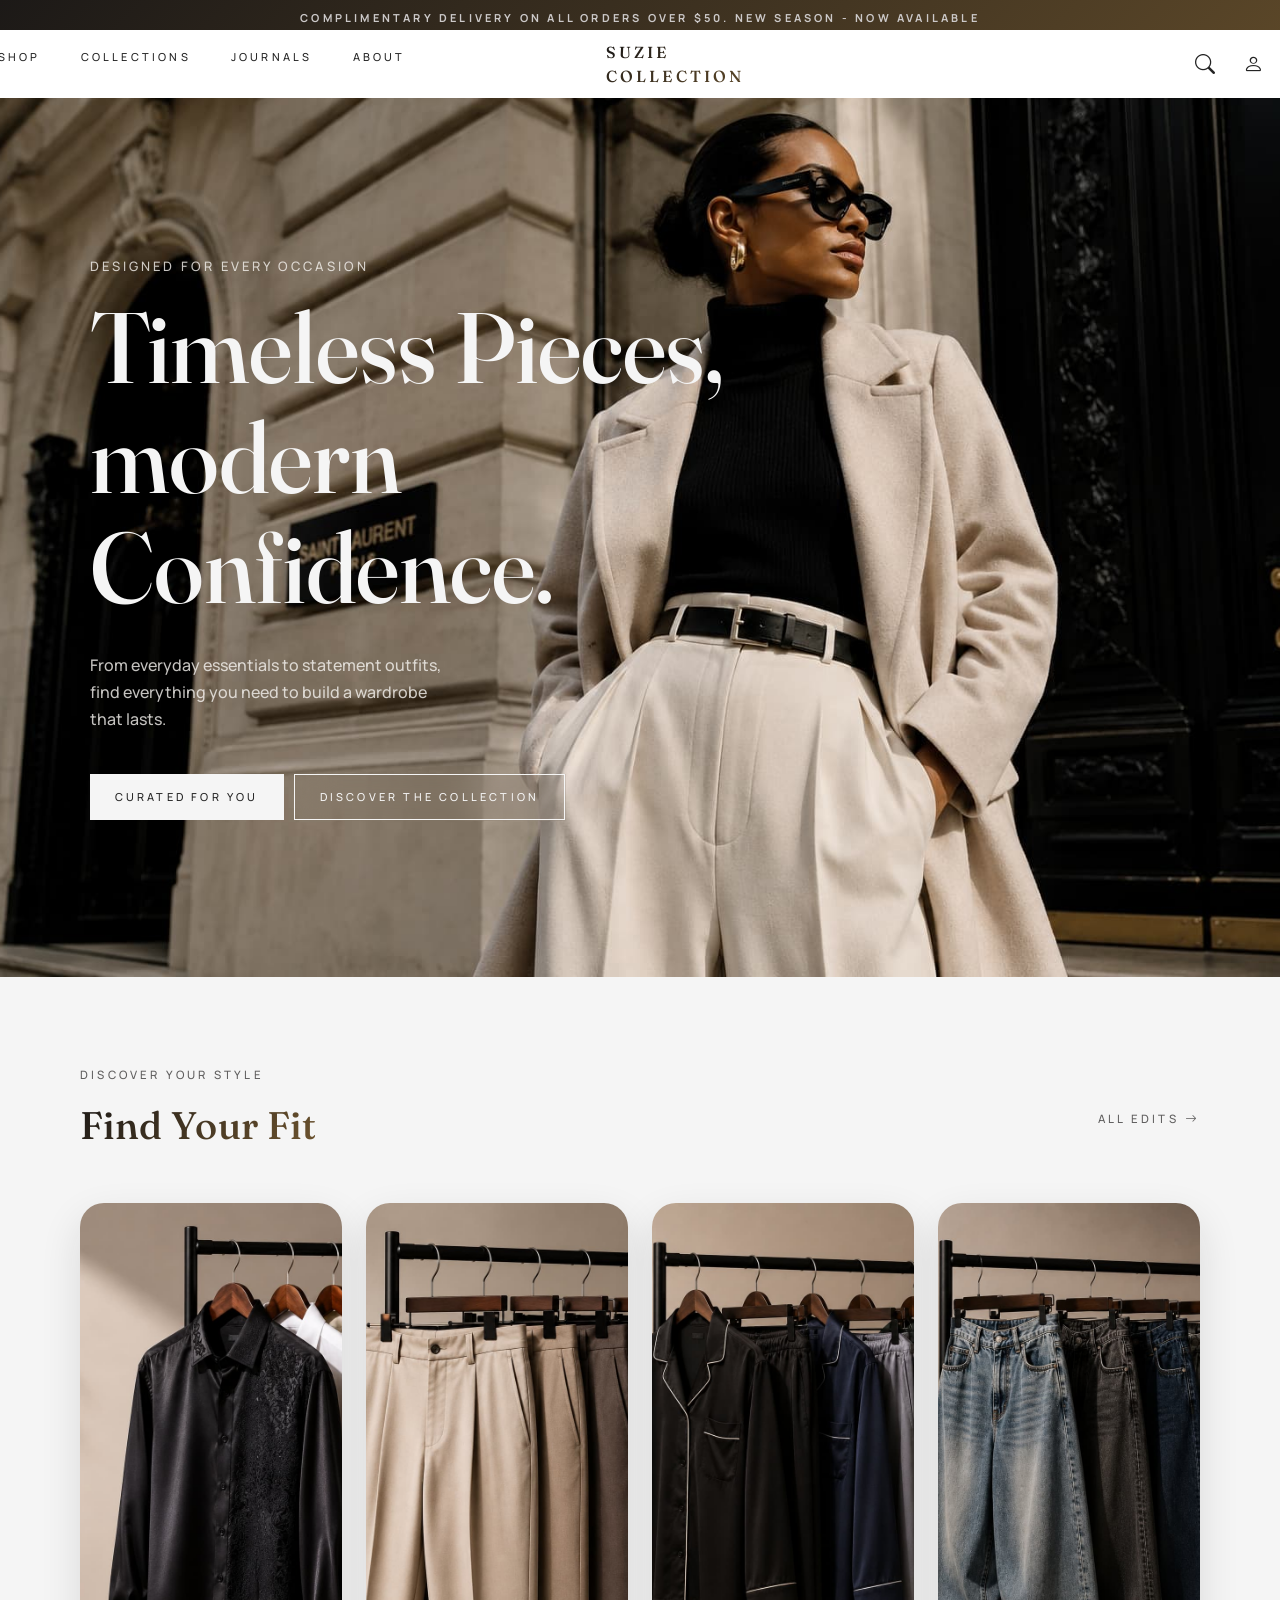
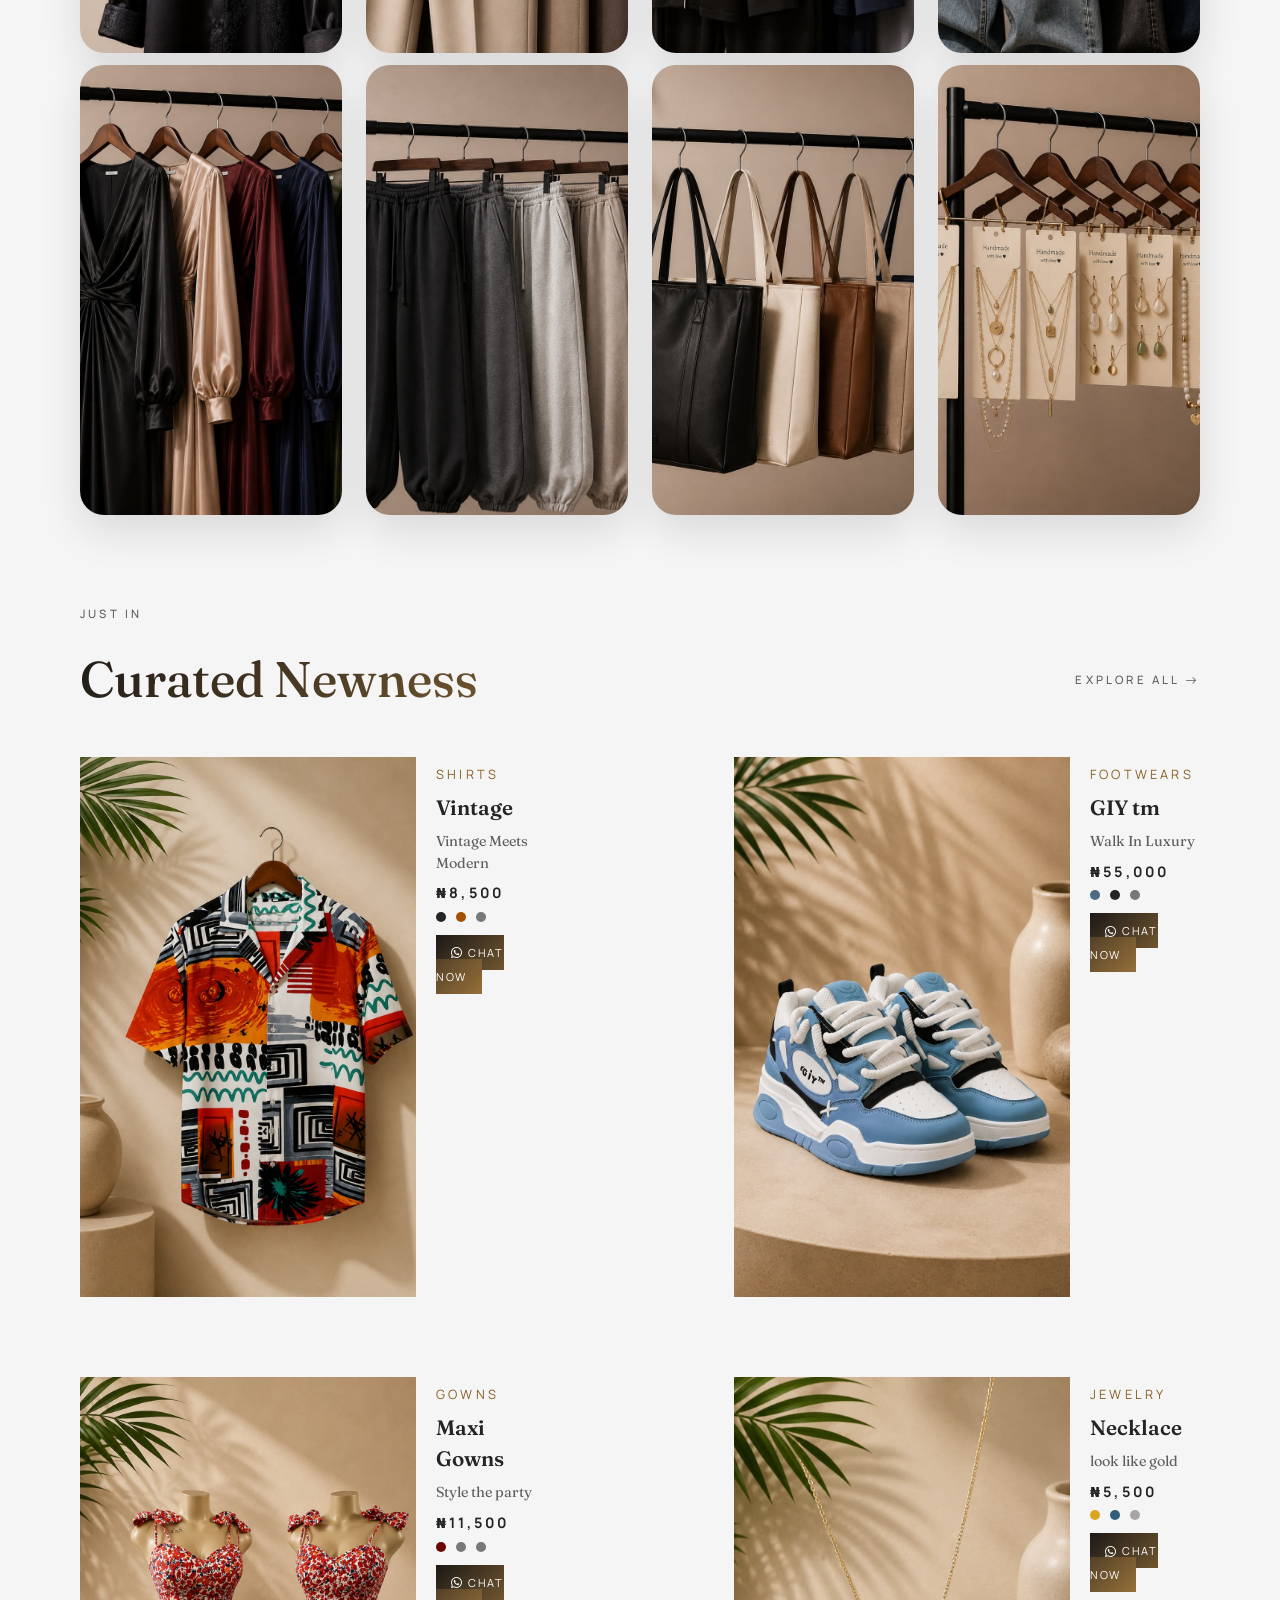
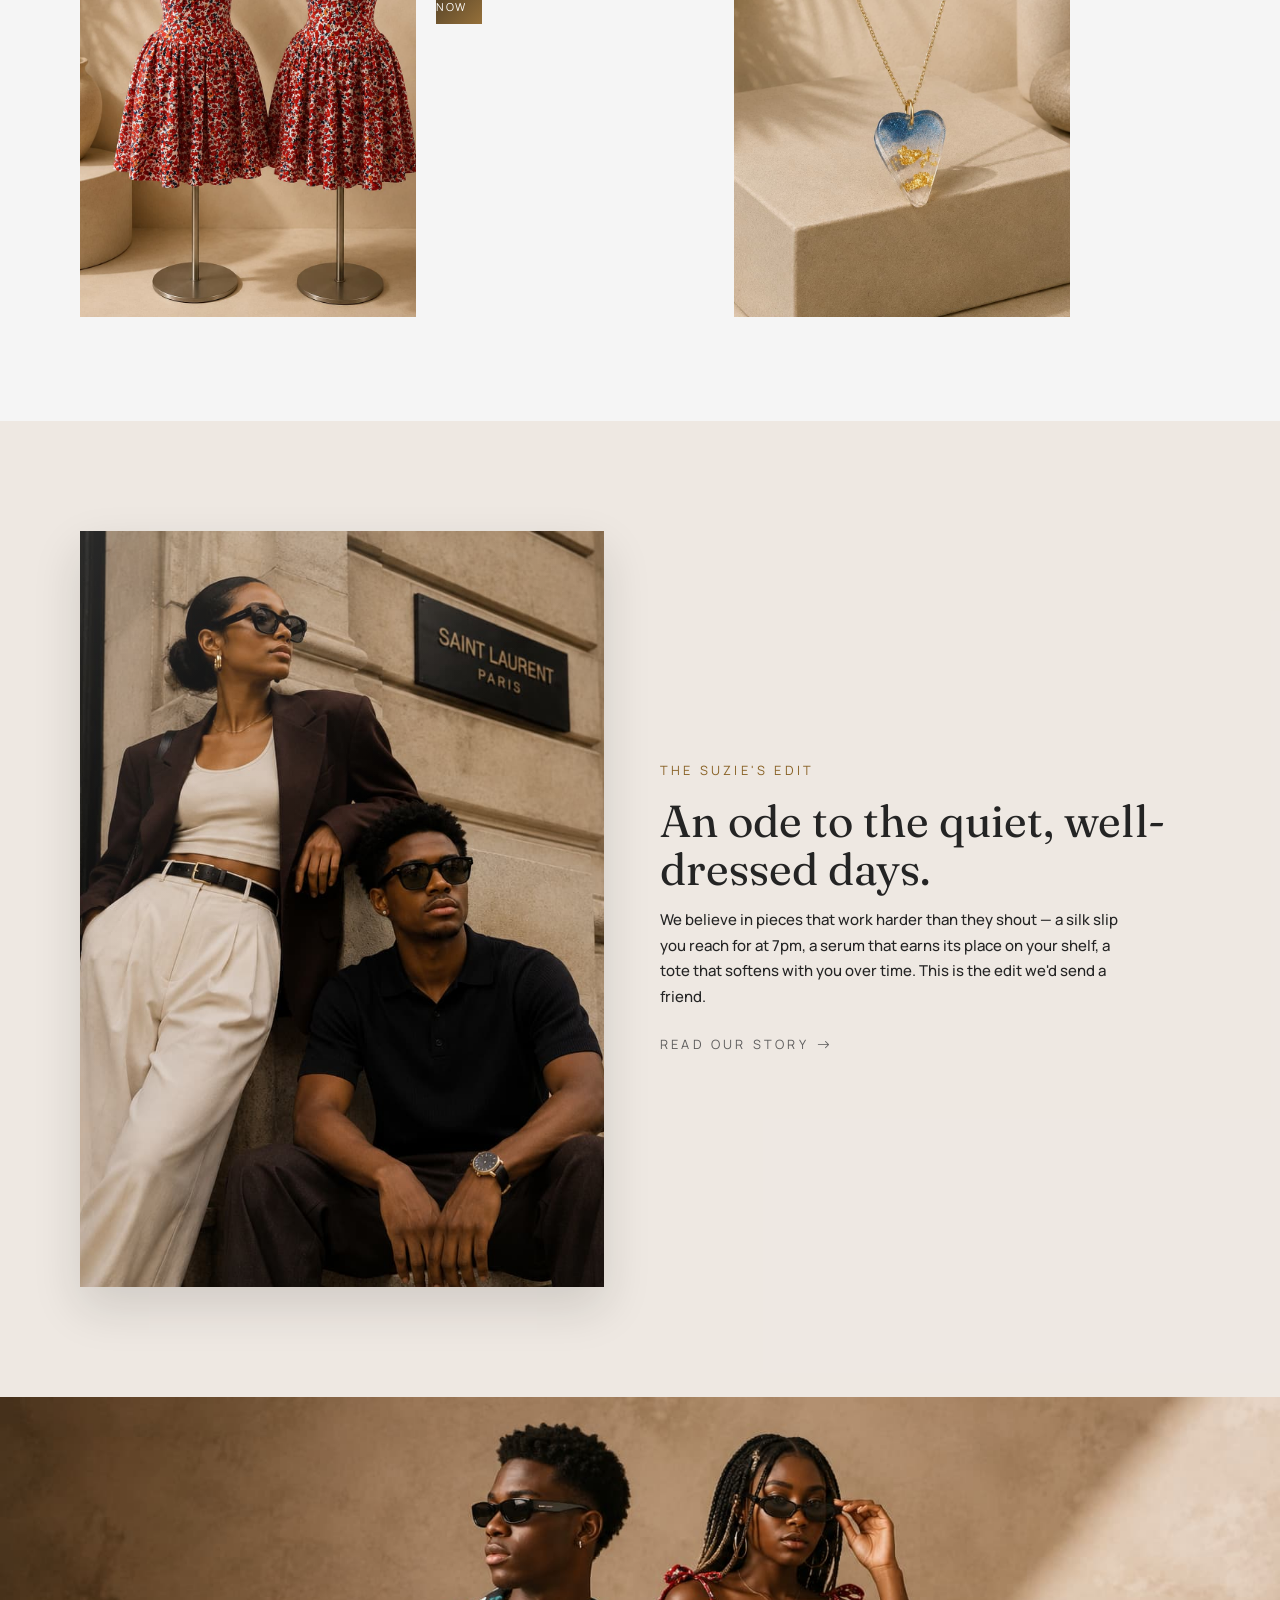
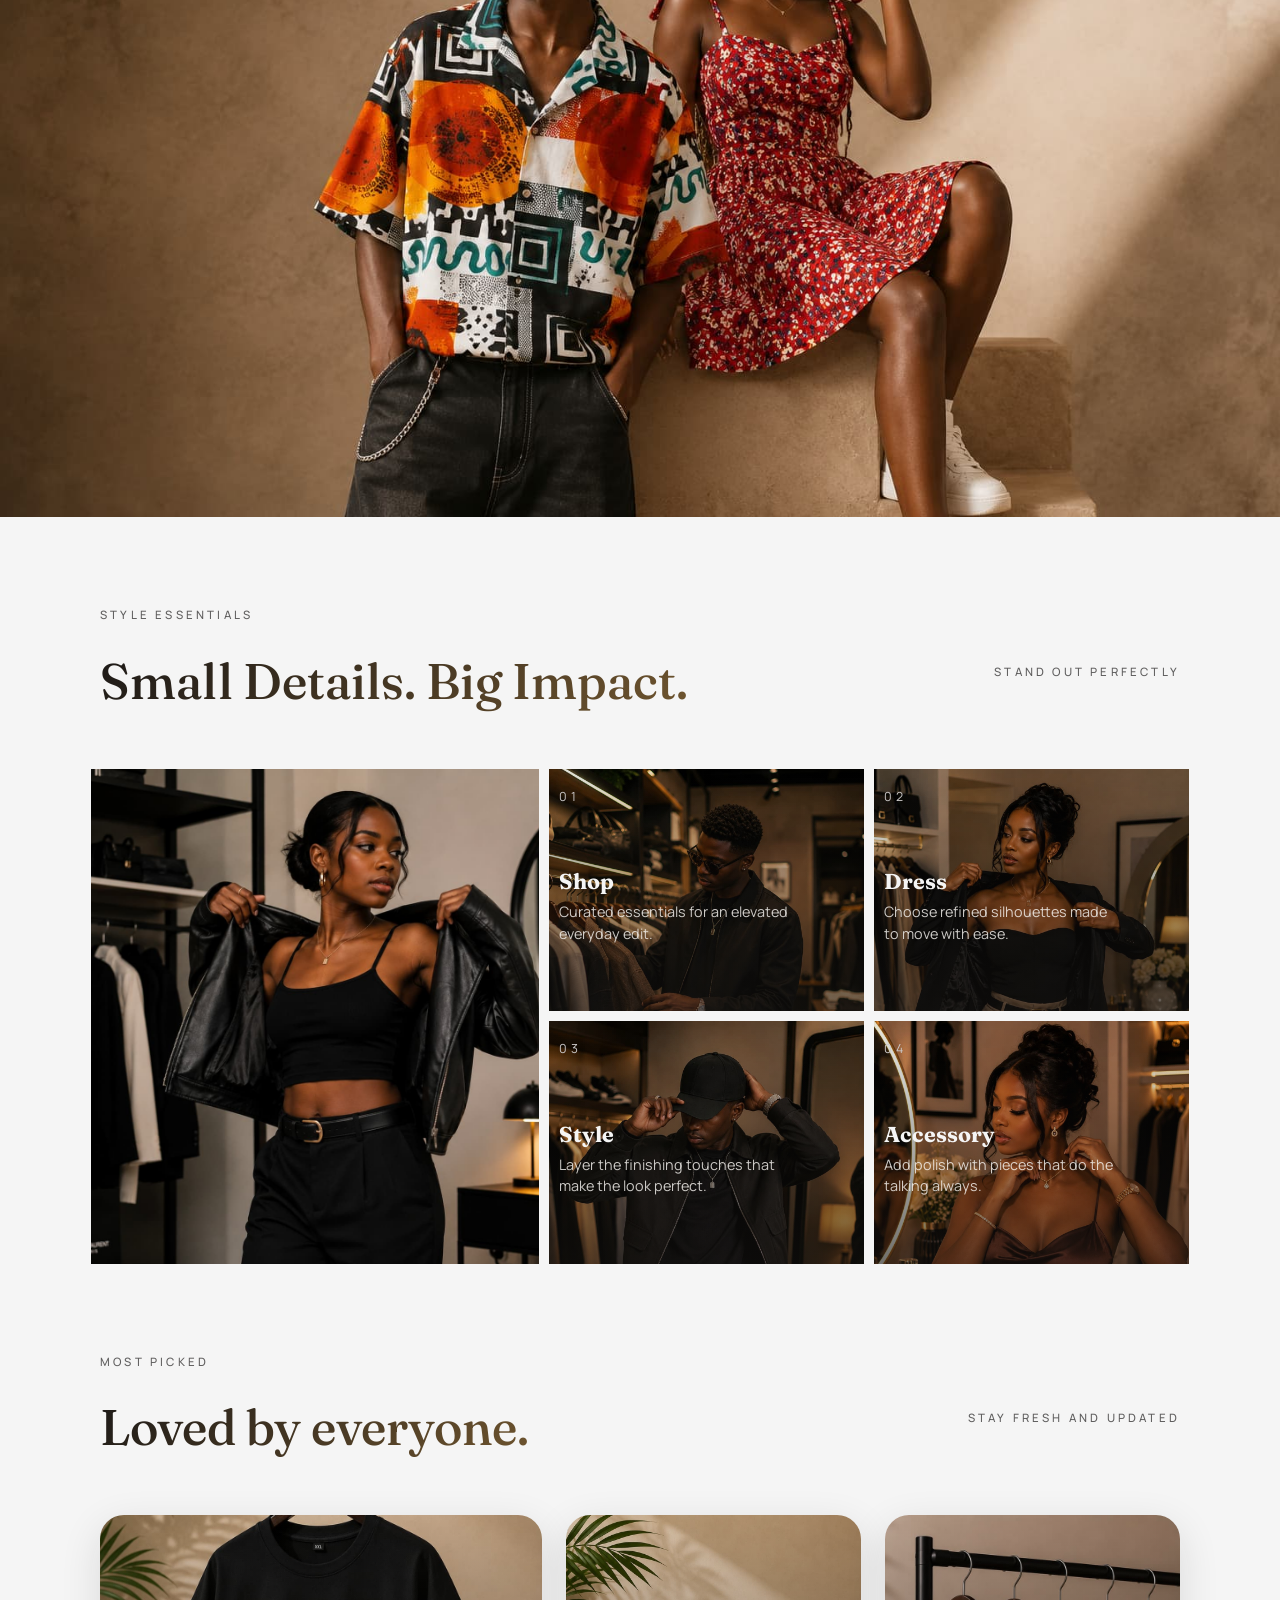
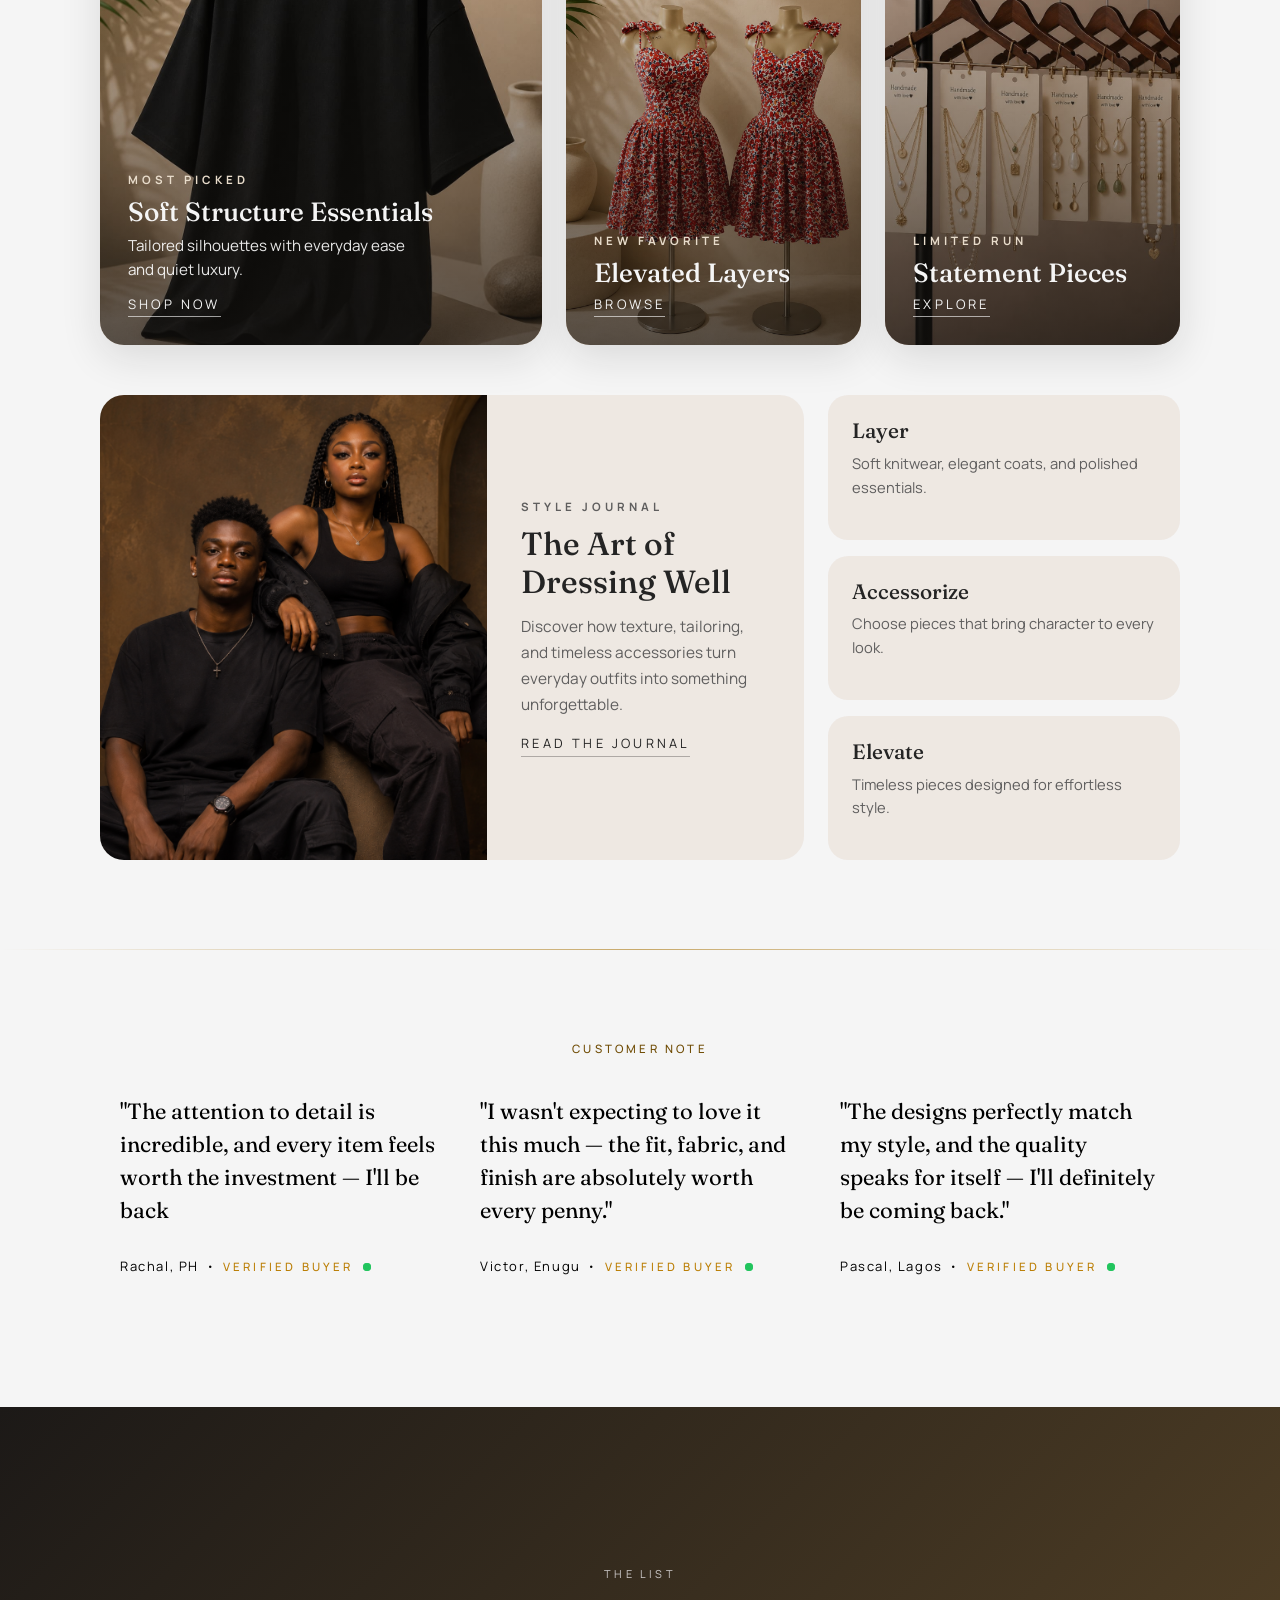
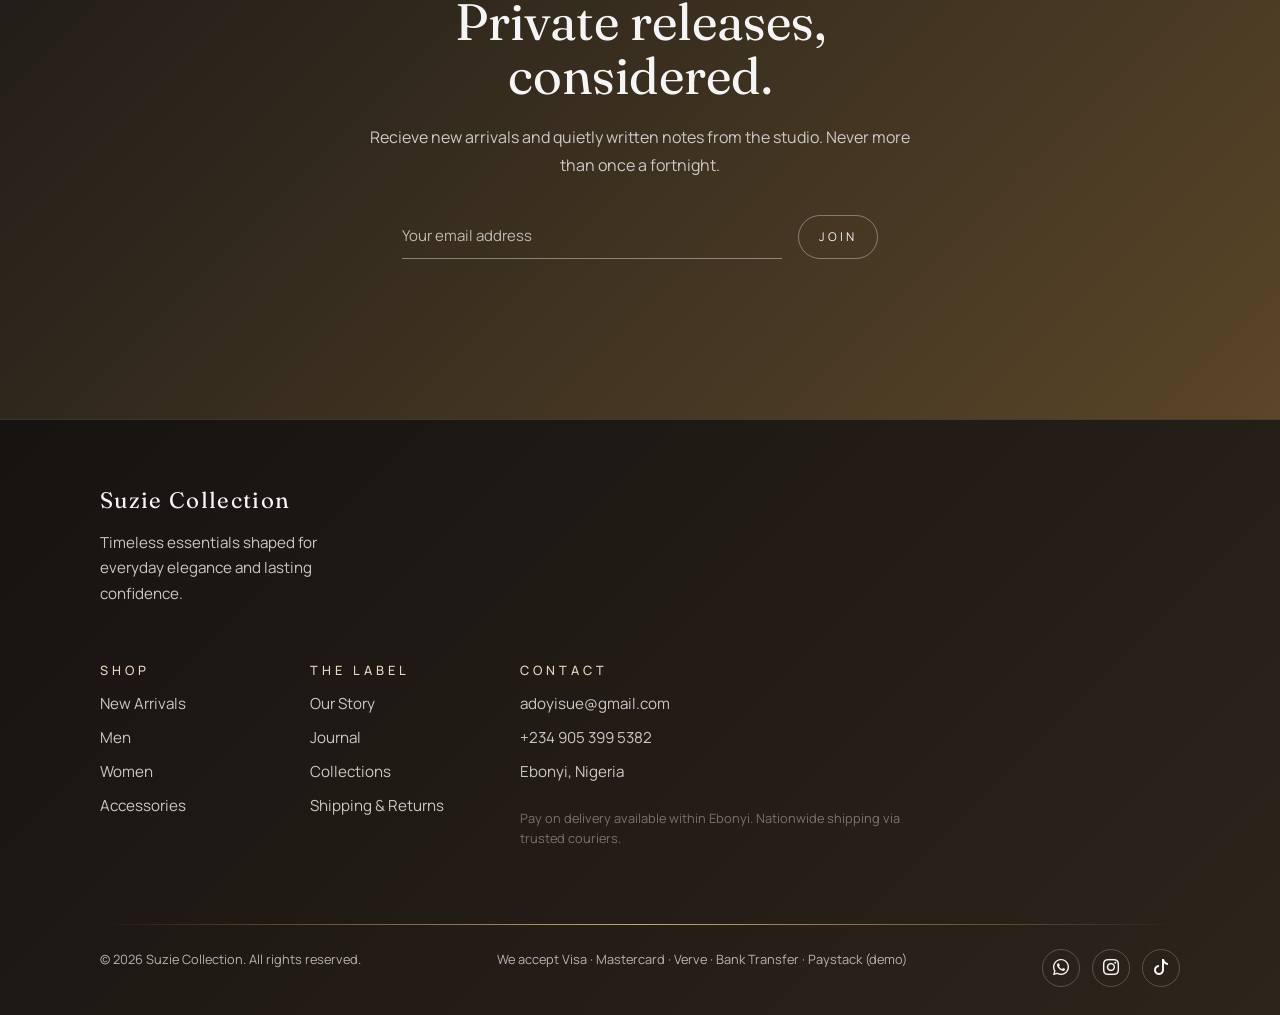
<file: index.html>
<!DOCTYPE html>
<html lang="en">

<head>
    <meta charset="UTF-8">
    <meta name="theme-color" content="#413421">
    <meta name="viewport" content="width=device-width, initial-scale=1.0">
    <meta name="description"
        content="Shop stylish clothing and apparel for men, women, and kids. Discover everyday essentials, trend-led fashion, and quality pieces for every season.">
    <meta name="keywords"
        content="clothing, apparel, fashion, online clothing store, men's clothing, women's clothing, kids clothing, trendy outfits, casual wear, seasonal fashion">
    <title>Suzie Collections - Timeless Pieces, modern confidence</title>

    <!-- Bootstrap 5 CSS -->
    <link href="https://cdn.jsdelivr.net/npm/bootstrap@5.3.8/dist/css/bootstrap.min.css" rel="stylesheet" />

    <!-- Google Fonts Manrope-->
    <link
        href="https://fonts.googleapis.com/css2?family=Manrope:wght@200..800&family=Playfair+Display:wght@400..900&display=swap"
        rel="stylesheet">


    <!-- Google Fonts Playfair Display-->
    <link href="https://fonts.googleapis.com/css2?family=Playfair+Display:wght@400;500;600;700;800;900&display=swap"
        rel="stylesheet">


    <!-- Google Fonts Fraunces-->
    <link href="https://fonts.googleapis.com/css2?family=Fraunces:opsz,wght@9..144,100..900&display=swap"
        rel="stylesheet">


    <!-- Bootstrap Icons -->
    <link rel="stylesheet" href="https://cdn.jsdelivr.net/npm/bootstrap-icons@1.13.1/font/bootstrap-icons.min.css">

    <!-- CSS Stylesheet -->
    <link rel="stylesheet" href="comeback/css/style.css">
</head>

<body>

    <!-- Preheader Section -->

    <div class="pre-header">
        <p>
            Complimentary Delivery on all orders over $50. New Season - Now available
        </p>

        <div>
            Complimentary Delivery on all orders.
        </div>
    </div>


    <!-- Header Section -->


    <header class="header">

        <div class="menu-bar" data-bs-toggle="offcanvas" data-bs-target="#menu">
            <i class="bi bi-list" id="menu-icon"></i>
        </div>

        <ul>
            <li><a href="shop.html"> Shop </a></li>
            <li><a href="collection.html">Collections</a></li>
            <li><a href="journals.html">Journals</a></li>
            <li><a href="about.html" class="about">About</a></li>
        </ul>

        <div class="logo">
            <a href="index.html" class="logo-link">
                Suzie Collection
            </a>
        </div>

        <div class="icon-header">
            <a href="#"><i class="bi bi-search"></i></a>
            <a href="#"><i class="bi bi-person"></i></a>
            <a href="#"><i class="bi bi-cart"></i></a>
        </div>
    </header>




    <!-- Main Section -->
    <main>

        <div class="scroll-top-btn" id="scroll-top-btn">
            <div class="scroll-top-icon">
                <i class="bi bi-chevron-up"></i>
            </div>
        </div>

        <div class="hero-texts">
            <p class="hero-texts-1">
                DESIGNED FOR EVERY OCCASION
            </p>

            <p class="hero-texts-2">
                Timeless Pieces, modern Confidence.
            </p>

            <p class="hero-texts-3">
                From everyday essentials to statement outfits, find everything you need to build a wardrobe that lasts.
            </p>

            <div class="hero-button-container">
                <a href="#" target="_blank">
                    <button class="hero-texts-btn">
                        Curated for You
                    </button>
                </a>

                <a href="#" target="_blank">
                    <button class="hero-texts-btn2">
                        Discover the Collection
                    </button>
                </a>
            </div>

        </div>

    </main>



    <!-- Category container -->

    <div class="category-container">



        <div class="category-section">
            <div class="category-subhead">
                Discover Your Style
            </div>

            <div class="category-head-container">
                <div class="category-first-heading">
                    Find Your Fit
                </div>

                <div class="category-second-heading">
                    <a href="#">
                        All Edits <i class="bi bi-arrow-right"></i>
                    </a>
                </div>
            </div>
        </div>



        <!-- Product Container 1 -->


        <div class="product-container">
            <div class="product-card">
                <div class="img-wrapper">
                    <div class="product-image">

                    </div>
                </div>

                <div class="text-overlay">
                    <div class="product-title">
                        Shirts
                    </div>

                    <div class="product-subtitle">
                        Designed to leave a lasting impression
                    </div>
                </div>
            </div>

            <div class="product-card2">
                <div class="img-wrapper2">
                    <div class="product-image2">

                    </div>
                </div>

                <div class="text-overlay">
                    <div class="product-title">
                        Trousers
                    </div>

                    <div class="product-subtitle">
                        Elevate your everyday style
                    </div>
                </div>
            </div>


            <div class="product-card3">
                <div class="img-wrapper3">
                    <div class="product-image3">

                    </div>
                </div>

                <div class="text-overlay">
                    <div class="product-title">
                        Night wear
                    </div>

                    <div class="product-subtitle">
                        Making your nights stylish
                    </div>
                </div>
            </div>

            <div class="product-card4">
                <div class="img-wrapper4">
                    <div class="product-image4">

                    </div>
                </div>

                <div class="text-overlay">
                    <div class="product-title">
                        Baggy Jean
                    </div>

                    <div class="product-subtitle">
                        Street-Ready. Comfort-Driven
                    </div>
                </div>
            </div>
        </div>



        <!-- Product Container 2 -->

        <div class="product-container2">
            <div class="product-card-1">
                <div class="img-wrapper-1">
                    <div class="product-image-1">

                    </div>
                </div>

                <div class="text-overlay">
                    <div class="product-title">
                        Maxi Gowns
                    </div>

                    <div class="product-subtitle">
                        Party nonstop in style
                    </div>
                </div>
            </div>

            <div class="product-card-2">
                <div class="img-wrapper-2">
                    <div class="product-image-2">

                    </div>
                </div>

                <div class="text-overlay">
                    <div class="product-title">
                        Jogger Wears
                    </div>

                    <div class="product-subtitle">
                        Step out feeling elevated
                    </div>
                </div>
            </div>


            <div class="product-card-3">
                <div class="img-wrapper-3">
                    <div class="product-image-3">

                    </div>
                </div>

                <div class="text-overlay">
                    <div class="product-title">
                        Tote Bags
                    </div>

                    <div class="product-subtitle">
                        Carry your style with you
                    </div>
                </div>
            </div>


            <div class="product-card-4">
                <div class="img-wrapper-4">
                    <div class="product-image-4">

                    </div>
                </div>

                <div class="text-overlay">
                    <div class="product-title">
                        Jewelry
                    </div>

                    <div class="product-subtitle">
                        Add a touch of elegance to your look
                    </div>
                </div>
            </div>
        </div>

    </div>



    <!-- New Arrivals Container -->

    <div class="new-arrivals-container">


        <div class="new-arrivals-section">
            <div class="new-arrivals-subhead">
                Just In
            </div>

            <div class="new-arrivals-head-container">
                <div class="new-arrivals-first-heading">
                    Curated Newness
                </div>

                <div class="new-arrivals-second-heading">
                    <a href="#">
                        Explore All <i class="bi bi-arrow-right"></i>
                    </a>
                </div>
            </div>
        </div>


        <div class="recently-added-container">

            <!-- First Recent Card -->

            <div class="recently-added-card">
                <div class="recently-added-wrapper">
                    <div class="recently-added-image">

                    </div>
                </div>

                <div class="text-overlay">
                    <div class="product-title">
                        New
                    </div>
                </div>
            </div>

            <div class="recently-added-info">
                <div class="recently-added-product-subtitle">
                    Shirts
                </div>
                <div class="recently-added-product-title">
                    Vintage
                </div>
                <div class="recently-added-product-title-description">
                    Vintage Meets Modern
                </div>
                <div class="recently-added-price">
                    ₦8,500
                </div>
                <div class="recently-added-colors">
                    <div class="color-1"></div>
                    <div class="color-2"></div>
                    <div class="color-3"></div>
                </div>
                <div class="recently-added-chat-btn">
                    <a href="https://wa.me/2349053995382?text=Hello%20there,%20I%20am%20interested%20in%20the%20Vintage%20Shirt" target="_blank">
                        <i class="bi bi-whatsapp" style="margin-right: 1px;"></i> Chat Now
                    </a>
                </div>
            </div>


            <!-- Second Recent Card -->

            <div class="recently-added-card-2">
                <div class="recently-added-wrapper-2">
                    <div class="recently-added-image-2">

                    </div>
                </div>

                <div class="text-overlay">
                    <div class="product-title">
                        New
                    </div>
                </div>
            </div>

            <div class="recently-added-info">
                <div class="recently-added-product-subtitle">
                    Footwears
                </div>
                <div class="recently-added-product-title">
                    GIY tm
                </div>
                <div class="recently-added-product-title-description">
                    Walk In Luxury
                </div>
                <div class="recently-added-price">
                    ₦55,000
                </div>
                <div class="recently-added-colors">
                    <div class="color-4"></div>
                    <div class="color-5"></div>
                    <div class="color-6"></div>
                </div>
                <div class="recently-added-chat-btn">
                    <a href="https://wa.me/2349053995382?text=Hello%20there,%20I%20am%20interested%20in%20the%20GIY%20tm" target="_blank">
                        <i class="bi bi-whatsapp" style="margin-right: 1px;"></i> Chat Now
                    </a>
                </div>
            </div>
        </div>


        <!-- Third Recent Card -->

        <div class="recently-added-container">
            <div class="recently-added-card-3">
                <div class="recently-added-wrapper-3">
                    <div class="recently-added-image-3">

                    </div>
                </div>

                <div class="text-overlay">
                    <div class="product-title">
                        New
                    </div>
                </div>
            </div>

            <div class="recently-added-info">
                <div class="recently-added-product-subtitle">
                    Gowns
                </div>
                <div class="recently-added-product-title">
                    Maxi Gowns
                </div>
                <div class="recently-added-product-title-description">
                    Style the party
                </div>
                <div class="recently-added-price">
                    ₦11,500
                </div>
                <div class="recently-added-colors">
                    <div class="color-7"></div>
                    <div class="color-8"></div>
                    <div class="color-9"></div>
                </div>
                <div class="recently-added-chat-btn">
                    <a href="https://wa.me/2349053995382?text=Hello%20there,%20I%20am%20interested%20in%20the%20Gowns" target="_blank">
                        <i class="bi bi-whatsapp" style="margin-right: 1px;"></i> Chat Now
                    </a>
                </div>
            </div>


            <!-- Fourth added Card -->

            <div class="recently-added-card-4">
                <div class="recently-added-wrapper-4">
                    <div class="recently-added-image-4">

                    </div>
                </div>

                <div class="text-overlay">
                    <div class="product-title">
                        New
                    </div>
                </div>
            </div>

            <div class="recently-added-info">
                <div class="recently-added-product-subtitle">
                    Jewelry
                </div>
                <div class="recently-added-product-title">
                    Necklace
                </div>
                <div class="recently-added-product-title-description">
                    look like gold
                </div>
                <div class="recently-added-price">
                    ₦5,500
                </div>
                <div class="recently-added-colors">
                    <div class="color-10"></div>
                    <div class="color-11"></div>
                    <div class="color-12"></div>
                </div>
                <div class="recently-added-chat-btn">
                    <a href="https://wa.me/2349053995382?text=Hello%20there,%20I%20am%20interested%20in%20the%20Necklace" target="_blank">
                        <i class="bi bi-whatsapp" style="margin-right: 1px;"></i> Chat Now
                    </a>
                </div>
            </div>
        </div>




        <!-- About US CONTAINER -->

        <div class="about-us-container">
            <div class="about-us-section">
                <div class="about-us-image">

                </div>

                <div class="about-us-details">
                    <div class="about-us-subhead">
                        The Suzie's edit
                    </div>
                    <div class="about-us-head">
                        An ode to the quiet, well-dressed days.
                    </div>
                    <div class="about-us-subtitle">
                        We believe in pieces that work harder than they shout — a silk slip you reach for at 7pm, a
                        serum that earns its place on your shelf, a tote that softens with you over time. This is the
                        edit we'd send a friend.
                    </div>
                    <div class="read-story">
                        Read Our Story <i class="bi bi-arrow-right"></i>
                    </div>
                </div>
            </div>
        </div>



        <!-- Whole image background Section -->

        <div class="image-background-container">
            <div class="image-background">

            </div>
        </div>



        <!-- Rituals Section -->



        <div class="rituals-container">
            <div class="rituals-section">
                <div class="rituals-subhead">
                    Style Essentials
                </div>

                <div class="rituals-head-container">
                    <div class="rituals-first-heading">
                        Small Details. Big Impact.
                    </div>

                    <div class="rituals-second-heading">
                        <div>
                            Stand out perfectly
                        </div>
                    </div>
                </div>
            </div>
        </div>



        <!-- Procedures Container -->


        <div class="procedures-container">
            <div class="rituals-image">

            </div>


            <div class="rituals-image-container2">

                <div class="rituals-image-1">
                    <div class="rituals-text-overlay">
                        <div class="rituals-text-block">
                            <div class="rituals-number">
                                01
                            </div>

                            <div class="rituals-text">
                                Shop
                            </div>

                            <div class="rituals-description">
                                Curated essentials for an elevated everyday edit.
                            </div>
                        </div>
                    </div>
                </div>

                <div class="rituals-image-2">
                    <div class="rituals-text-overlay">
                        <div class="rituals-text-block">
                            <div class="rituals-number">
                                02
                            </div>

                            <div class="rituals-text">
                                Dress
                            </div>

                            <div class="rituals-description">
                                Choose refined silhouettes made to move with ease.
                            </div>
                        </div>
                    </div>
                </div>

                <div class="rituals-image-3">
                    <div class="rituals-text-overlay">
                        <div class="rituals-text-block">
                            <div class="rituals-number">
                                03
                            </div>

                            <div class="rituals-text">
                                Style
                            </div>

                            <div class="rituals-description">
                                Layer the finishing touches that make the look perfect.
                            </div>
                        </div>
                    </div>
                </div>

                <div class="rituals-image-4">
                    <div class="rituals-text-overlay">
                        <div class="rituals-text-block">
                            <div class="rituals-number">
                                04
                            </div>

                            <div class="rituals-text">
                                Accessory
                            </div>

                            <div class="rituals-description">
                                Add polish with pieces that do the talking always.
                            </div>
                        </div>
                    </div>
                </div>
            </div>

        </div>




        <!-- Most loved picks -->


        <div class="most-loved-container">
            <div class="most-loved-section">
                <div class="most-loved-subhead">
                    Most Picked
                </div>

                <div class="most-loved-head-container">
                    <div class="most-loved-first-heading">
                        Loved by everyone.
                    </div>

                    <div class="most-loved-second-heading">
                        <div>
                            Stay fresh and updated
                        </div>
                    </div>
                </div>
            </div>
        </div>



        <!-- Most picked overall -->

        <div class="most-picked-overall">
            <article class="most-picked-card most-picked-card--featured">
                <div class="most-picked-image-wrapper">
                    <div class="most-picked-image most-picked-image-1"></div>
                    <div class="most-picked-overlay">
                        <div class="most-picked-badge">Most Picked</div>
                        <h3>Soft Structure Essentials</h3>
                        <p>Tailored silhouettes with everyday ease and quiet luxury.</p>
                        <a href="#">Shop now</a>
                    </div>
                </div>
            </article>

            <article class="most-picked-card">
                <div class="most-picked-image-wrapper">
                    <div class="most-picked-image most-picked-image-2"></div>
                    <div class="most-picked-overlay">
                        <div class="most-picked-badge">New Favorite</div>
                        <h3>Elevated Layers</h3>
                        <a href="#">Browse</a>
                    </div>
                </div>
            </article>

            <article class="most-picked-card">
                <div class="most-picked-image-wrapper">
                    <div class="most-picked-image most-picked-image-3"></div>
                    <div class="most-picked-overlay">
                        <div class="most-picked-badge">Limited Run</div>
                        <h3>Statement Pieces</h3>
                        <a href="#">Explore</a>
                    </div>
                </div>
            </article>
        </div>




        <!-- Editorial Journal Section -->


        <section class="editorial-section">
            <div class="editorial-main-card">
                <div class="editorial-image"></div>
                <div class="editorial-content">
                    <div class="editorial-label">Style Journal</div>
                    <h2>The Art of Dressing Well</h2>
                    <p>Discover how texture, tailoring, and timeless accessories turn everyday outfits into something
                        unforgettable.</p>
                    <a href="#">Read the journal</a>
                </div>
            </div>

            <div class="editorial-side-cards">
                <article class="editorial-mini-card">
                    <h3>Layer</h3>
                    <p>Soft knitwear, elegant coats, and polished essentials.</p>
                </article>
                <article class="editorial-mini-card">
                    <h3>Accessorize</h3>
                    <p>Choose pieces that bring character to every look.</p>
                </article>
                <article class="editorial-mini-card">
                    <h3>Elevate</h3>
                    <p>Timeless pieces designed for effortless style.</p>
                </article>
            </div>
        </section>


        <div class="line"></div>



        <!-- Customers notes section -->


        <section class="customers-note">
            <div class="customers-note-heading">
                Customer Note
            </div>
        </section>

        <section class="reviews">
            <div class="customer-review">
                "The attention to detail is incredible, and every item feels worth the investment — I'll be back

                <span class="customer-name">
                    Rachal, PH <i class="bi bi-dot"></i>
                    <div class="verified-buyer">Verified Buyer</div>
                    <div class="verified-pulse"></div>
                </span>
            </div>

            <div class="customer-review">
                "I wasn't expecting to love it this much — the fit, fabric, and finish are absolutely worth every
                penny."

                <span class="customer-name">
                    Victor, Enugu <i class="bi bi-dot"></i>
                    <div class="verified-buyer">Verified Buyer</div>
                    <div class="verified-pulse"></div>
                </span>
            </div>

            <div class="customer-review">
                "The designs perfectly match my style, and the quality speaks for itself — I'll definitely be coming
                back."

                <span class="customer-name">
                    Pascal, Lagos <i class="bi bi-dot"></i>
                    <div class="verified-buyer">Verified Buyer</div>
                    <div class="verified-pulse"></div>
                </span>
            </div>

        </section>



        <!-- Email subscription section -->


        <section class="email-subscription-container">
            <div class="email-subscription-content">
                <div class="email-subhead">
                    The List
                </div>

                <div class="email-head">
                    Private releases, considered.
                </div>

                <div class="email-detail">
                    Recieve new arrivals and quietly written notes from the studio. Never more <br>than once a
                    fortnight.
                </div>

                <form>
                    <div class="email-input">
                        <input type="email" class="email-input-box" placeholder="Your email address" required>
                    </div>
                    <button class="submit-btn">
                        <a href="mailto:adoyicollins35@gmail.com" class="submit-link">
                            Join
                        </a>
                    </button>
                </form>
            </div>
        </section>



        <!-- Footer Section -->

        <footer class="footer">

            <div class="footer-top">
                <div class="footer-brand">
                    <a href="#" class="footer-logo">Suzie Collection</a>
                    <p>Timeless essentials shaped for everyday elegance and lasting confidence.</p>
                </div>

                <div class="footer-links">
                    <div class="footer-column">
                        <h4>Shop</h4>
                        <ul>
                            <li><a href="shop.html">New Arrivals</a></li>
                            <li><a href="shop.html">Men</a></li>
                            <li><a href="shop.html">Women</a></li>
                            <li><a href="shop.html">Accessories</a></li>
                        </ul>
                    </div>

                    <div class="footer-column">
                        <h4>The Label</h4>
                        <ul>
                            <li><a href="about.html">Our Story</a></li>
                            <li><a href="journals.html">Journal</a></li>
                            <li><a href="collection.html">Collections</a></li>
                            <li><a href="shop.html">Shipping &amp; Returns</a></li>
                        </ul>
                    </div>

                    <div class="footer-column">
                        <h4>Contact</h4>
                        <ul>
                            <li><a href="mailto:adoyisue@gmail.com">adoyisue@gmail.com</a></li>
                            <li><a href="sms:+2349053995382?body=Hello%20there">+234 905 399 5382</a></li>
                            <li><a href="#">Ebonyi, Nigeria</a></li>
                        </ul>

                        <p>Pay on delivery available within Ebonyi. Nationwide shipping via trusted couriers.</p>
                    </div>
                </div>
            </div>

            <div class="line2"></div>




            <div class="footer-bottom">
                <p>© 2026 Suzie Collection. All rights reserved.</p>
                <p>We accept Visa · Mastercard · Verve · Bank Transfer · Paystack (demo)</p>
                <div class="footer-socials">
                    <a href="https://wa.me/2349053995382" aria-label="WhatsApp"><i class="bi bi-whatsapp"></i></a>
                    <a href="#" aria-label="Instagram"><i class="bi bi-instagram"></i></a>
                    <a href="#" aria-label="Pinterest"><i class="bi bi-tiktok"></i></a>
                </div>
            </div>
        </footer>



        <!-- Navigation Bar -->


        <div class="offcanvas offcanvas-start" id="menu">
            <div class="offcanvas-header">
                <div class="offcanvas-title">
                    <a href="index.html">
                        Suzie Collection
                    </a>
                </div>
                <button class="offcanvas-close" type="button" data-bs-dismiss="offcanvas" aria-label="Close navigation">
                    <i class="bi bi-chevron-left"></i>
                </button>
            </div>

            <div class="offcanvas-body">
                <div class="nav-1" id="nav-1">
                    <a href="shop.html">
                        <i class="bi bi-bag"></i>
                        <span>Shop</span>
                    </a>
                </div>

                <div class="nav-1">
                    <a href="collection.html">
                        <i class="bi bi-grid"></i>
                        <span>Collections</span>
                    </a>
                </div>

                <div class="nav-1">
                    <a href="journals.html">
                        <i class="bi bi-journal-text"></i>
                        <span>Journals</span>
                    </a>
                </div>

                <div class="nav-1">
                    <a href="about.html">
                        <i class="bi bi-info-circle"></i>
                        <span>About</span>
                    </a>
                </div>

                <div class="nav-1">
                    <a href="https://wa.me/2349053995382" target="_blank">
                        <i class="bi bi-whatsapp"></i>
                        <span>Chat</span>
                        <div class="verified-pulse"></div>
                    </a>
                </div>

                <div id="line-demacator"></div>

                <div class="nav-1" id="shipping">
                    <a href="#">
                        <i class="bi bi-truck"></i>
                        <span>Shipping & Returns</span>
                    </a>
                </div>



                <div class="nav-1">
                    <a href="#">
                        <i class="bi bi-cash-stack"></i>
                        <span>Payment on Delivery</span>
                    </a>
                </div>

                <div class="nav-1">
                    <a href="#">
                        <i class="bi bi-envelope"></i>
                        <span>Contact Mail</span>
                    </a>
                </div>
            </div>
        </div>



        <script src="https://cdn.jsdelivr.net/npm/bootstrap@5.3.8/dist/js/bootstrap.bundle.min.js"></script>

        <script src="index.js"></script>
</body>

</html>
</file>
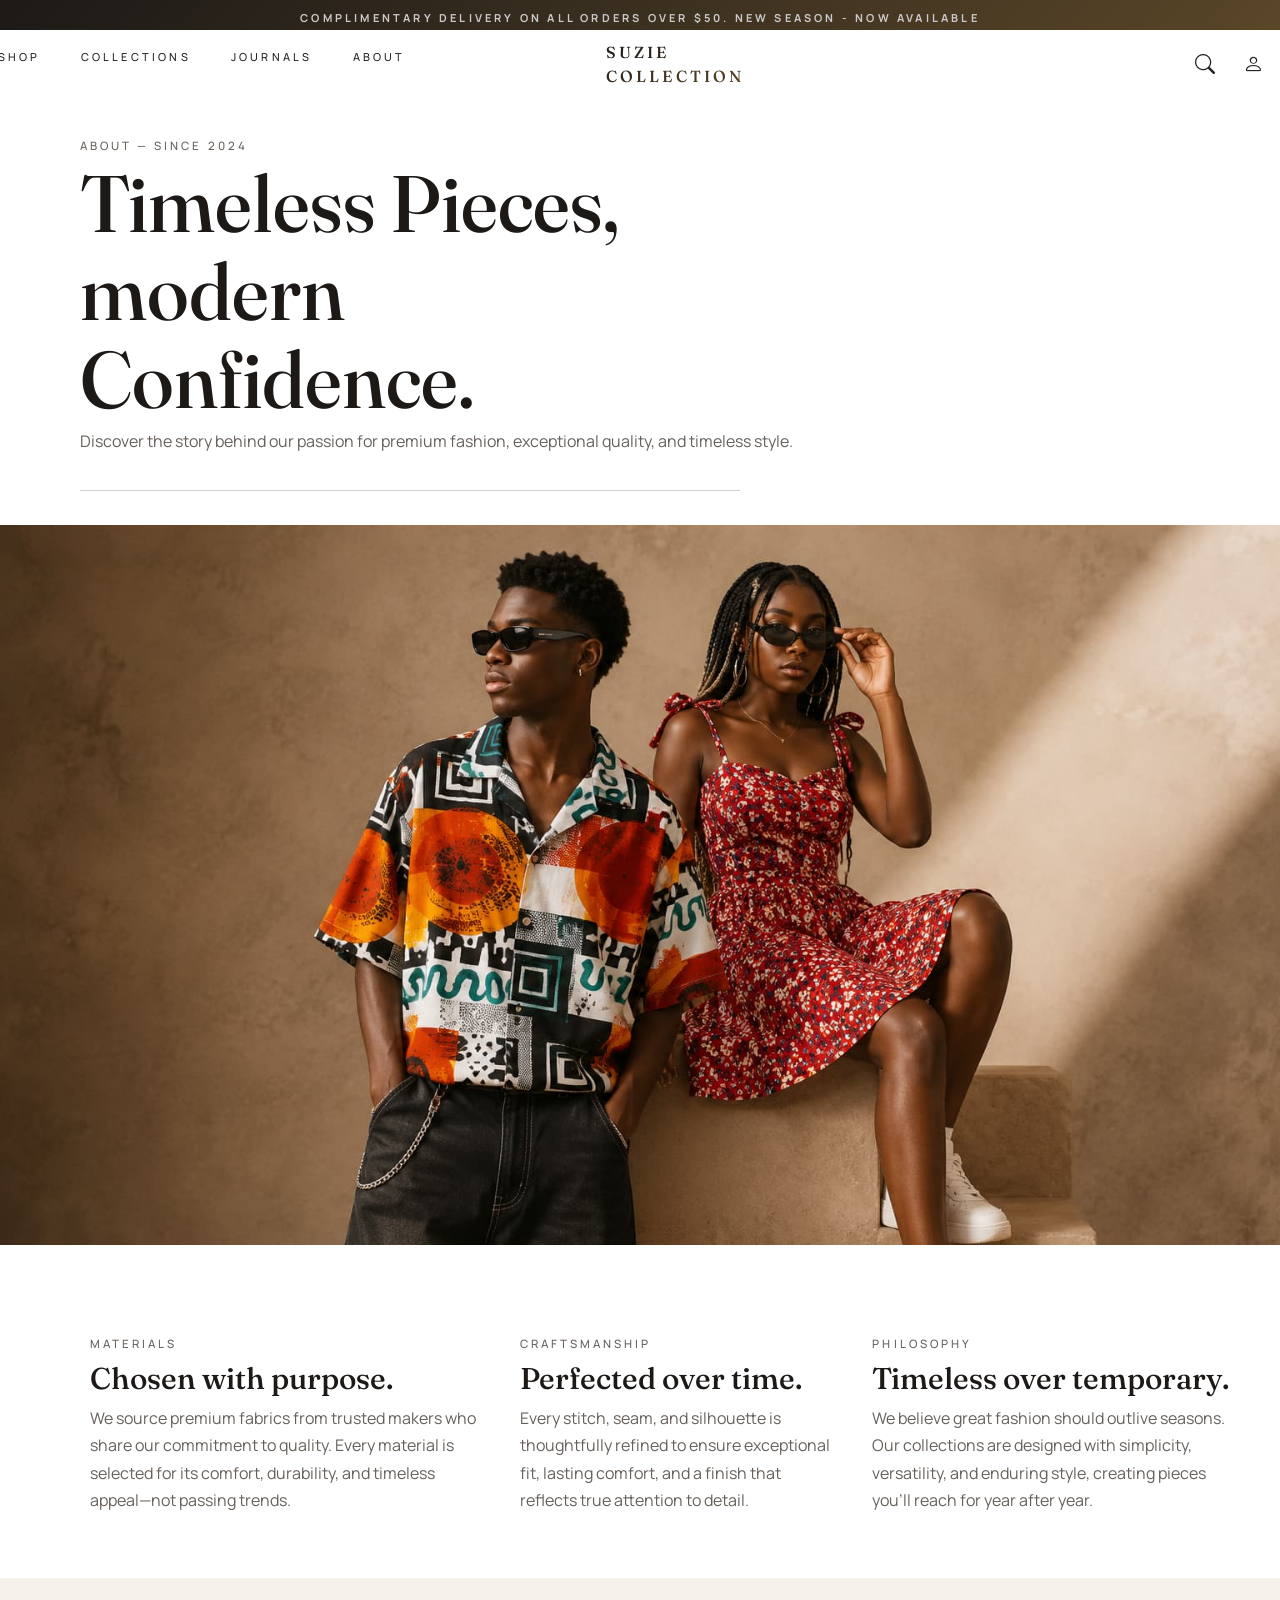
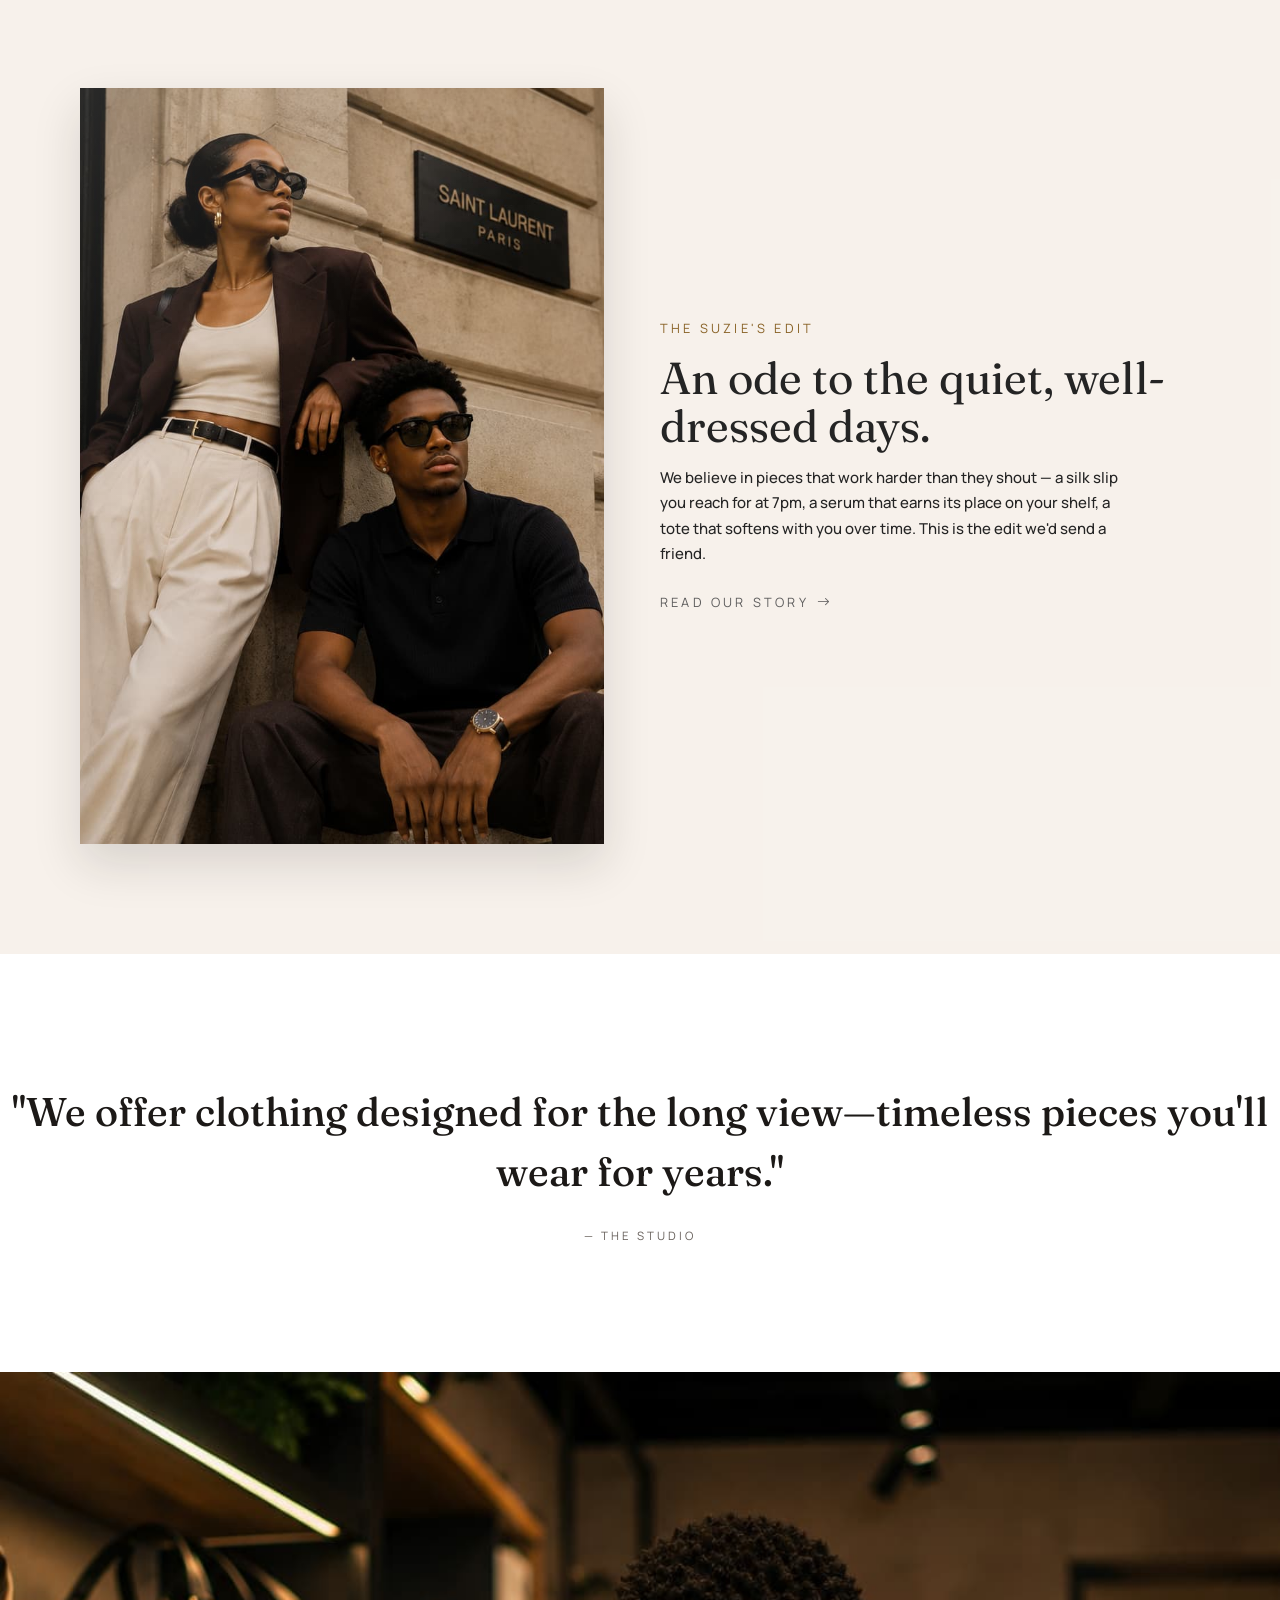
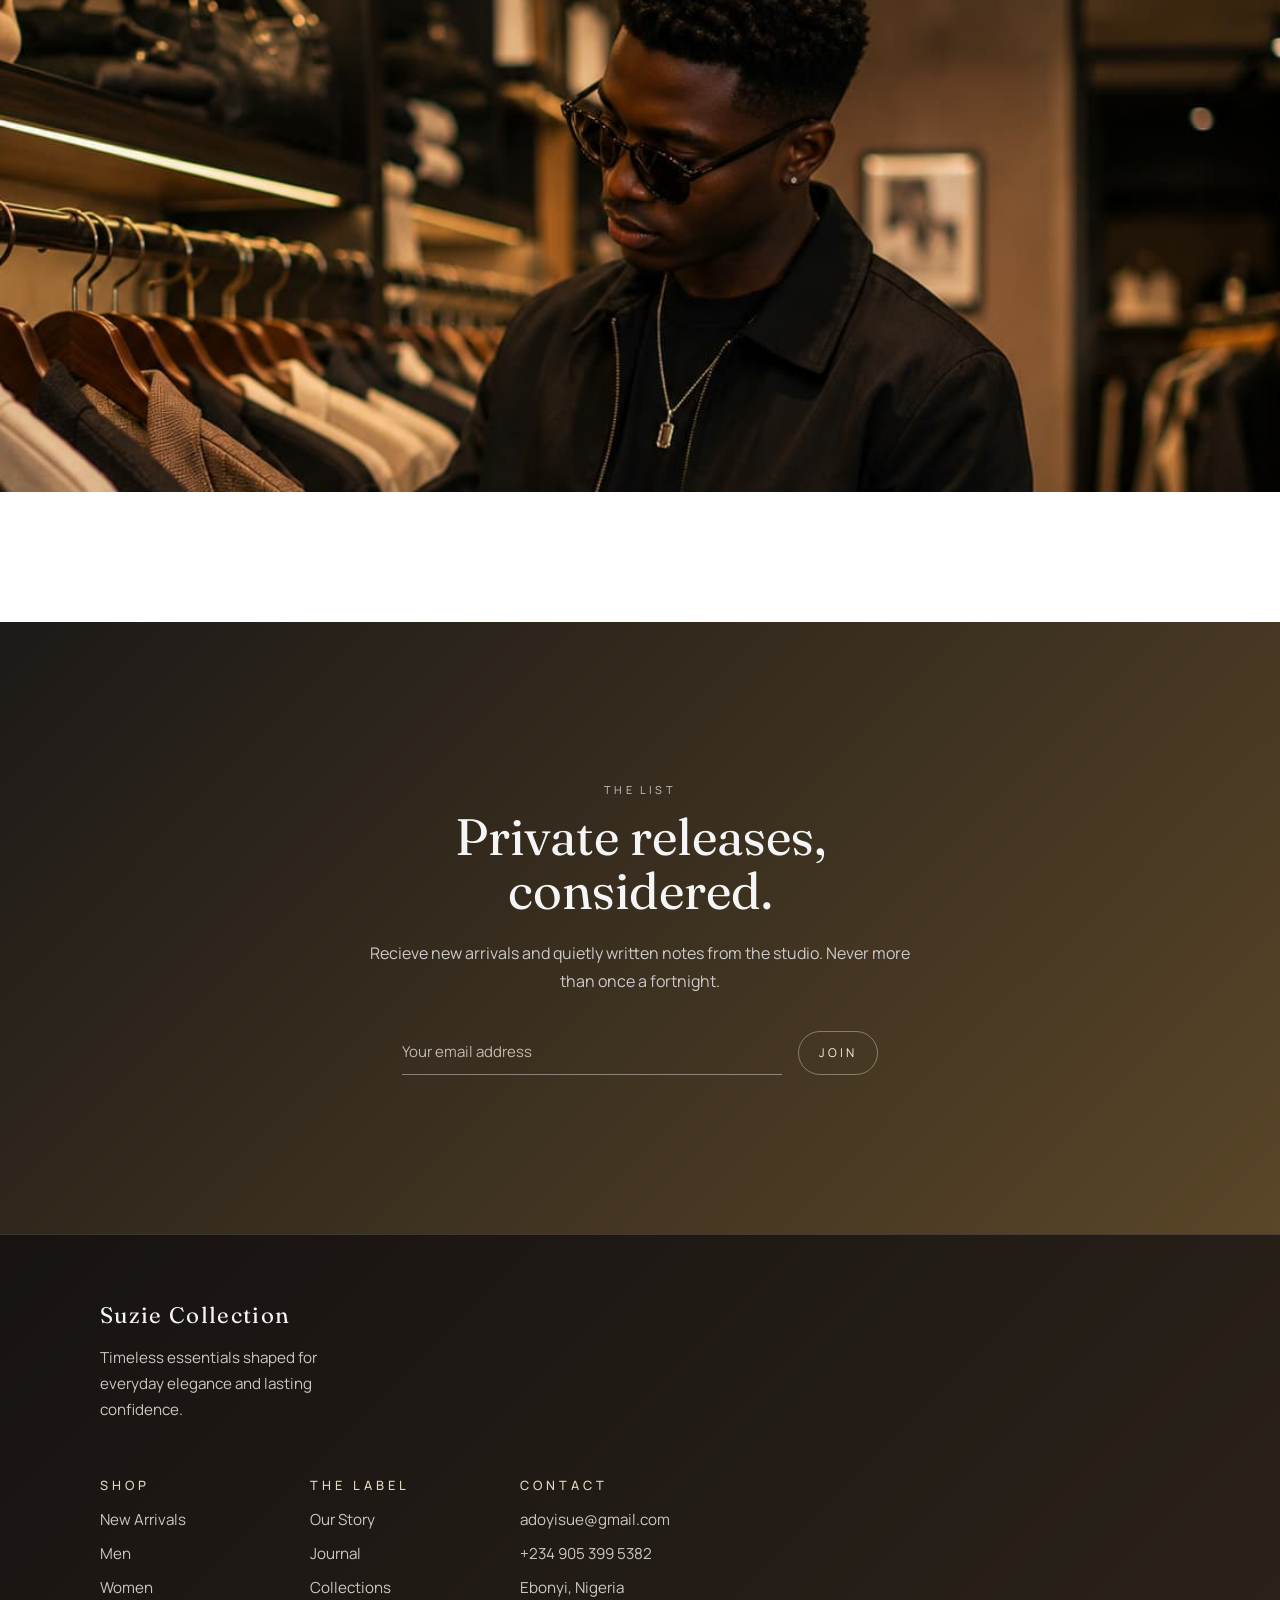
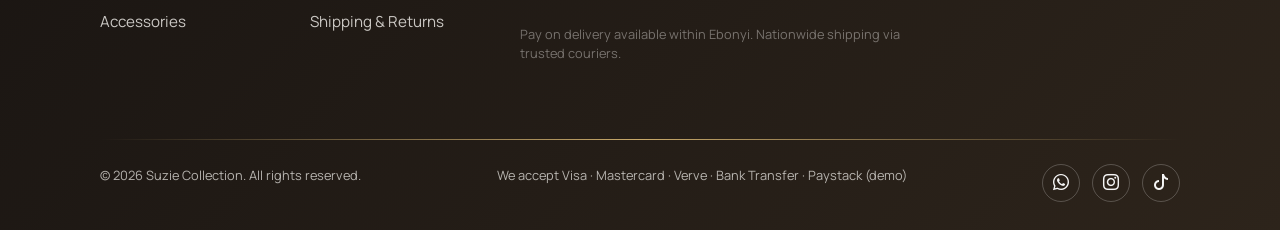
<file: about.html>
<!DOCTYPE html>
<html lang="en">

<head>
    <meta charset="UTF-8">
    <meta name="theme-color" content="#413421">
    <meta name="viewport" content="width=device-width, initial-scale=1.0">
    <meta name="description"
        content="Shop stylish clothing and apparel for men, women, and kids. Discover everyday essentials, trend-led fashion, and quality pieces for every season.">
    <meta name="keywords"
        content="clothing, apparel, fashion, online clothing store, men's clothing, women's clothing, kids clothing, trendy outfits, casual wear, seasonal fashion">
    <title>Suzie Collections - Collection</title>

    <!-- Bootstrap 5 CSS -->
    <link href="https://cdn.jsdelivr.net/npm/bootstrap@5.3.8/dist/css/bootstrap.min.css" rel="stylesheet" />

    <!-- Google Fonts Manrope-->
    <link
        href="https://fonts.googleapis.com/css2?family=Manrope:wght@200..800&family=Playfair+Display:wght@400..900&display=swap"
        rel="stylesheet">


    <!-- Google Fonts Playfair Display-->
    <link href="https://fonts.googleapis.com/css2?family=Playfair+Display:wght@400;500;600;700;800;900&display=swap"
        rel="stylesheet">


    <!-- Google Fonts Fraunces-->
    <link href="https://fonts.googleapis.com/css2?family=Fraunces:opsz,wght@9..144,100..900&display=swap"
        rel="stylesheet">


    <!-- Bootstrap Icons -->
    <link rel="stylesheet" href="https://cdn.jsdelivr.net/npm/bootstrap-icons@1.13.1/font/bootstrap-icons.min.css">

    <!-- CSS Stylesheet -->
    <link rel="stylesheet" href="comeback\css\about.css">
</head>

<body>

    <!-- Preheader Section -->

    <div class="pre-header">
        <p>
            Complimentary Delivery on all orders over $50. New Season - Now available
        </p>

        <div>
            Complimentary Delivery on all orders.
        </div>
    </div>


    <!-- Scroll to top btn -->

    <div class="scroll-top-btn" id="scroll-top-btn">
        <div class="scroll-top-icon">
            <i class="bi bi-chevron-up"></i>
        </div>
    </div>



    <!-- Header Section -->


    <header class="header">

        <div class="menu-bar" data-bs-toggle="offcanvas" data-bs-target="#menu">
            <i class="bi bi-list" id="menu-icon"></i>
        </div>

        <ul>
            <li><a href="shop.html"> Shop </a></li>
            <li><a href="collection.html">Collections</a></li>
            <li><a href="#">Journals</a></li>
            <li><a href="#" class="about">About</a></li>
        </ul>

        <div class="logo">
            <a href="index.html" class="logo-link">
                Suzie Collection
            </a>
        </div>

        <div class="icon-header">
            <a href="#"><i class="bi bi-search"></i></a>
            <a href="#"><i class="bi bi-person"></i></a>
            <a href="#"><i class="bi bi-cart"></i></a>
        </div>
    </header>


    <!-- Shop Heading -->

    <div class="shop-heading-container">

        <div class="shop-heading">
            About — Since 2024
        </div>

        <div class="shop-heading2">
            Timeless Pieces, modern Confidence.
        </div>

        <div class="shop-heading3">
            Discover the story behind our passion for premium fashion, exceptional quality, and timeless style.
        </div>

        <div class="line-demacator"></div>
    </div>



    <!-- Whole image background Section -->

    <div class="image-background-container">
        <div class="image-background">

        </div>
    </div>





    <!-- Importance Container -->

    <div class="importance-container">

        <div class="importance-first">
            <div class="importance-head">
                Materials
            </div>

            <div class="importance-subhead">
                Chosen with purpose.
            </div>

            <div class="importance-details">
                We source premium fabrics from trusted makers who share our commitment to quality. Every material is
                selected for its comfort, durability, and timeless appeal—not passing trends.
            </div>
        </div>

        <div class="importance-first">
            <div class="importance-head">
                Craftsmanship
            </div>

            <div class="importance-subhead">
                Perfected over time.
            </div>

            <div class="importance-details">
                Every stitch, seam, and silhouette is thoughtfully refined to ensure exceptional fit, lasting comfort,
                and a finish that reflects true attention to detail.
            </div>
        </div>

        <div class="importance-first">
            <div class="importance-head">
                Philosophy
            </div>

            <div class="importance-subhead">
                Timeless over temporary.
            </div>

            <div class="importance-details">
                We believe great fashion should outlive seasons. Our collections are designed with simplicity,
                versatility, and enduring style, creating pieces you'll reach for year after year.
            </div>
        </div>

    </div>




    <!-- About US CONTAINER -->

    <div class="about-us-container">
        <div class="about-us-section">
            <div class="about-us-image">

            </div>

            <div class="about-us-details">
                <div class="about-us-subhead">
                    The Suzie's edit
                </div>
                <div class="about-us-head">
                    An ode to the quiet, well-dressed days.
                </div>
                <div class="about-us-subtitle">
                    We believe in pieces that work harder than they shout — a silk slip you reach for at 7pm, a
                    serum that earns its place on your shelf, a tote that softens with you over time. This is the
                    edit we'd send a friend.
                </div>
                <div class="read-story">
                    Read Our Story <i class="bi bi-arrow-right"></i>
                </div>
            </div>
        </div>
    </div>



    <!-- Summary Container -->

    <div class="summary-container">
        <div class="summary">
            "We offer clothing designed for the long view—timeless pieces you'll wear for years."
        </div>
        <div class="summary-preview">
            — The studio
        </div>
    </div>



    <!-- Whole image background Section -->

    <div class="image-background-container2">
        <div class="image-background2">

        </div>
    </div>




    <!-- Email subscription section -->


    <section class="email-subscription-container">
        <div class="email-subscription-content">
            <div class="email-subhead">
                The List
            </div>

            <div class="email-head">
                Private releases, considered.
            </div>

            <div class="email-detail">
                Recieve new arrivals and quietly written notes from the studio. Never more <br>than once a
                fortnight.
            </div>

            <form>
                <div class="email-input">
                    <input type="email" class="email-input-box" placeholder="Your email address" required>
                </div>
                <button class="submit-btn">
                    <a href="mailto:adoyicollins35@gmail.com" class="submit-link">
                        Join
                    </a>
                </button>
            </form>
        </div>
    </section>



    <!-- Footer Section -->

    <footer class="footer">

        <div class="footer-top">
            <div class="footer-brand">
                <a href="#" class="footer-logo">Suzie Collection</a>
                <p>Timeless essentials shaped for everyday elegance and lasting confidence.</p>
            </div>

            <div class="footer-links">
                <div class="footer-column">
                    <h4>Shop</h4>
                    <ul>
                        <li><a href="shop.html">New Arrivals</a></li>
                        <li><a href="shop.html">Men</a></li>
                        <li><a href="shop.html">Women</a></li>
                        <li><a href="shop.html">Accessories</a></li>
                    </ul>
                </div>

                <div class="footer-column">
                    <h4>The Label</h4>
                    <ul>
                        <li><a href="about.html">Our Story</a></li>
                        <li><a href="#">Journal</a></li>
                        <li><a href="collection.html">Collections</a></li>
                        <li><a href="shop.html">Shipping &amp; Returns</a></li>
                    </ul>
                </div>

                <div class="footer-column">
                    <h4>Contact</h4>
                    <ul>
                        <li><a href="mailto:adoyisue@gmail.com">adoyisue@gmail.com</a></li>
                        <li><a href="sms:+2349053995382?body=Hello%20there">+234 905 399 5382</a></li>
                        <li><a href="#">Ebonyi, Nigeria</a></li>
                    </ul>

                    <p>Pay on delivery available within Ebonyi. Nationwide shipping via trusted couriers.</p>
                </div>
            </div>
        </div>

        <div class="line2"></div>




        <div class="footer-bottom">
            <p>© 2026 Suzie Collection. All rights reserved.</p>
            <p>We accept Visa · Mastercard · Verve · Bank Transfer · Paystack (demo)</p>
            <div class="footer-socials">
                <a href="#" aria-label="WhatsApp"><i class="bi bi-whatsapp"></i></a>
                <a href="#" aria-label="Instagram"><i class="bi bi-instagram"></i></a>
                <a href="#" aria-label="Pinterest"><i class="bi bi-tiktok"></i></a>
            </div>
        </div>
    </footer>





    <!-- Navigation Bar -->


    <div class="offcanvas offcanvas-start" id="menu">
        <div class="offcanvas-header">
            <div class="offcanvas-title">
                <a href="index.html">
                    Suzie Collection
                </a>
            </div>
            <button class="offcanvas-close" type="button" data-bs-dismiss="offcanvas" aria-label="Close navigation">
                <i class="bi bi-chevron-left"></i>
            </button>
        </div>

        <div class="offcanvas-body">
            <div class="nav-1" id="nav-1">
                <a href="shop.html">
                    <i class="bi bi-bag"></i>
                    <span>Shop</span>
                </a>
            </div>

            <div class="nav-1">
                <a href="collection.html">
                    <i class="bi bi-grid"></i>
                    <span>Collections</span>
                </a>
            </div>

            <div class="nav-1">
                <a href="#">
                    <i class="bi bi-journal-text"></i>
                    <span>Journals</span>
                </a>
            </div>

            <div class="nav-1">
                <a href="about.html">
                    <i class="bi bi-info-circle"></i>
                    <span>About</span>
                </a>
            </div>

            <div class="nav-1">
                <a href="#">
                    <i class="bi bi-whatsapp"></i>
                    <span>Chat</span>
                    <div class="verified-pulse"></div>
                </a>
            </div>

            <div id="line-demacator"></div>

            <div class="nav-1" id="shipping">
                <a href="#">
                    <i class="bi bi-truck"></i>
                    <span>Shipping & Returns</span>
                </a>
            </div>



            <div class="nav-1">
                <a href="#">
                    <i class="bi bi-cash-stack"></i>
                    <span>Payment on Delivery</span>
                </a>
            </div>

            <div class="nav-1">
                <a href="#">
                    <i class="bi bi-envelope"></i>
                    <span>Contact Mail</span>
                </a>
            </div>
        </div>
    </div>





    <script src="https://cdn.jsdelivr.net/npm/bootstrap@5.3.8/dist/js/bootstrap.bundle.min.js"></script>

    <script src="index.js"></script>
</body>

</html>
</file>
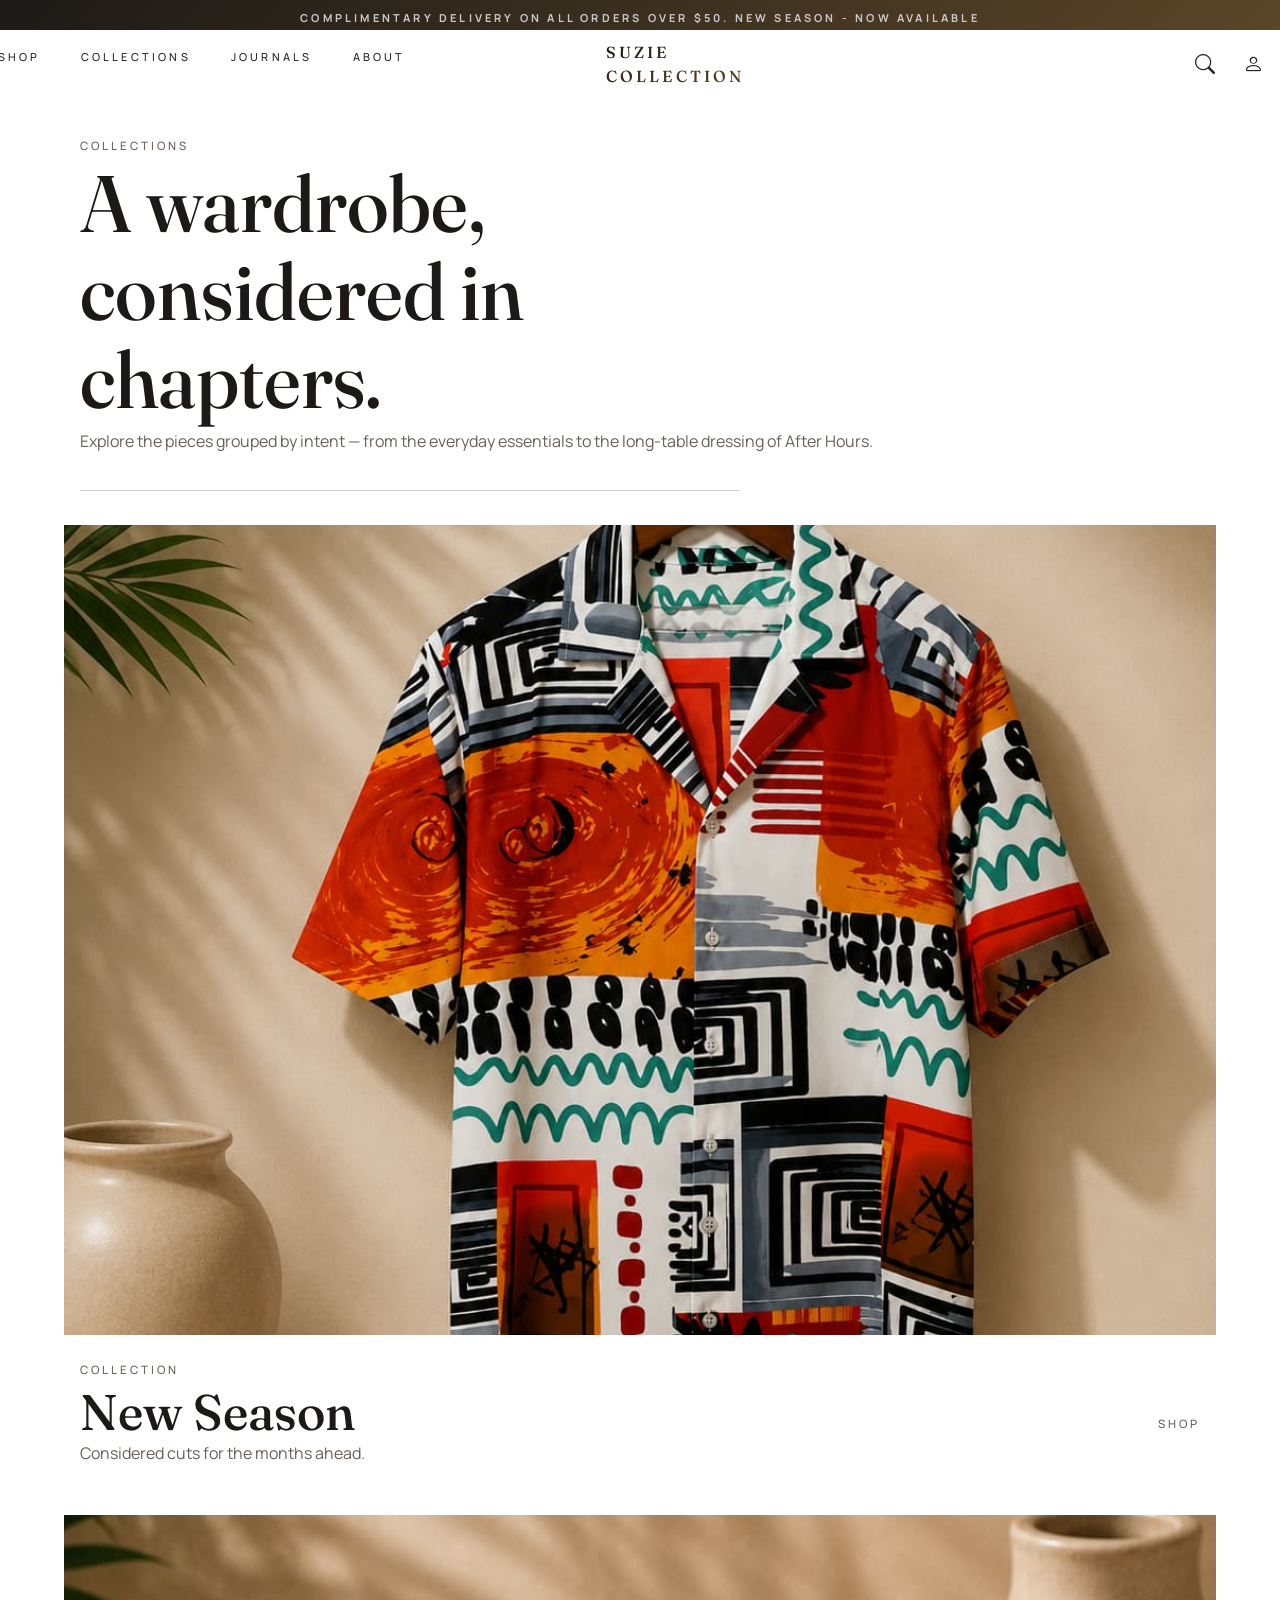
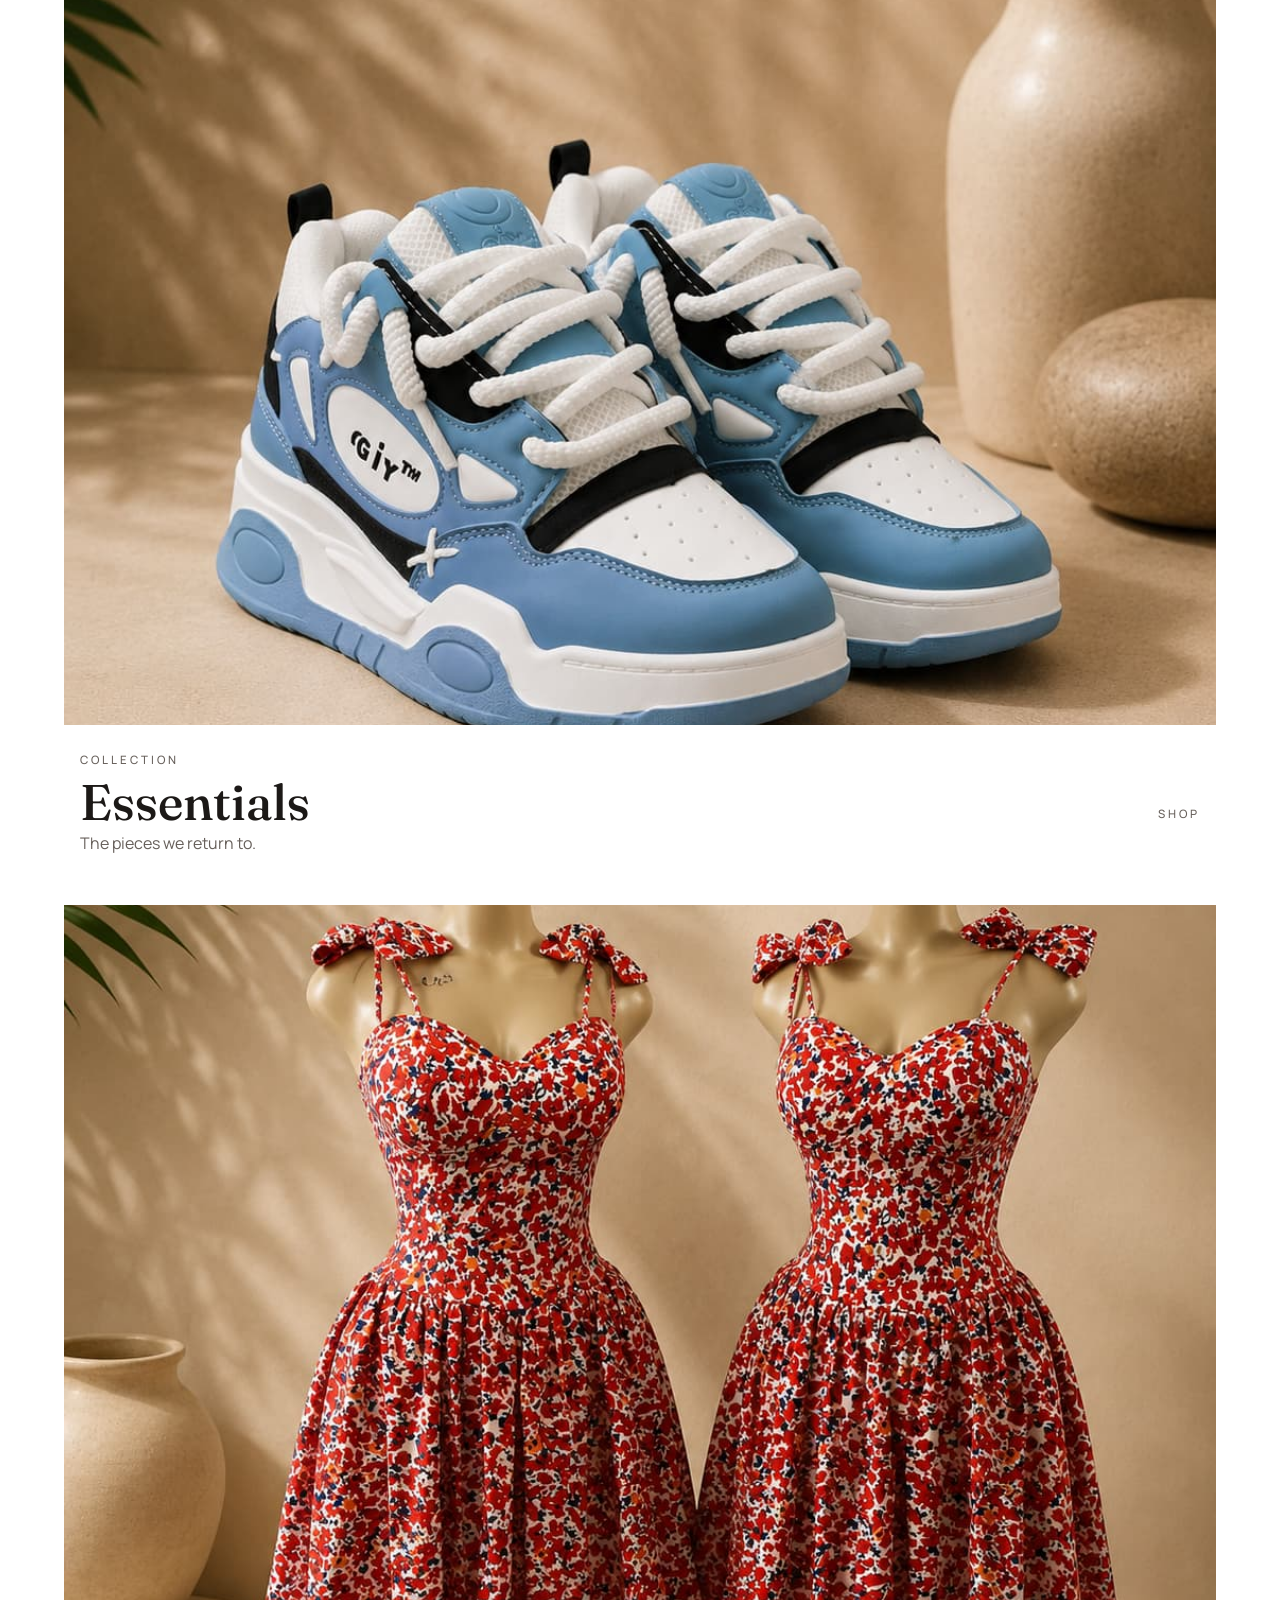
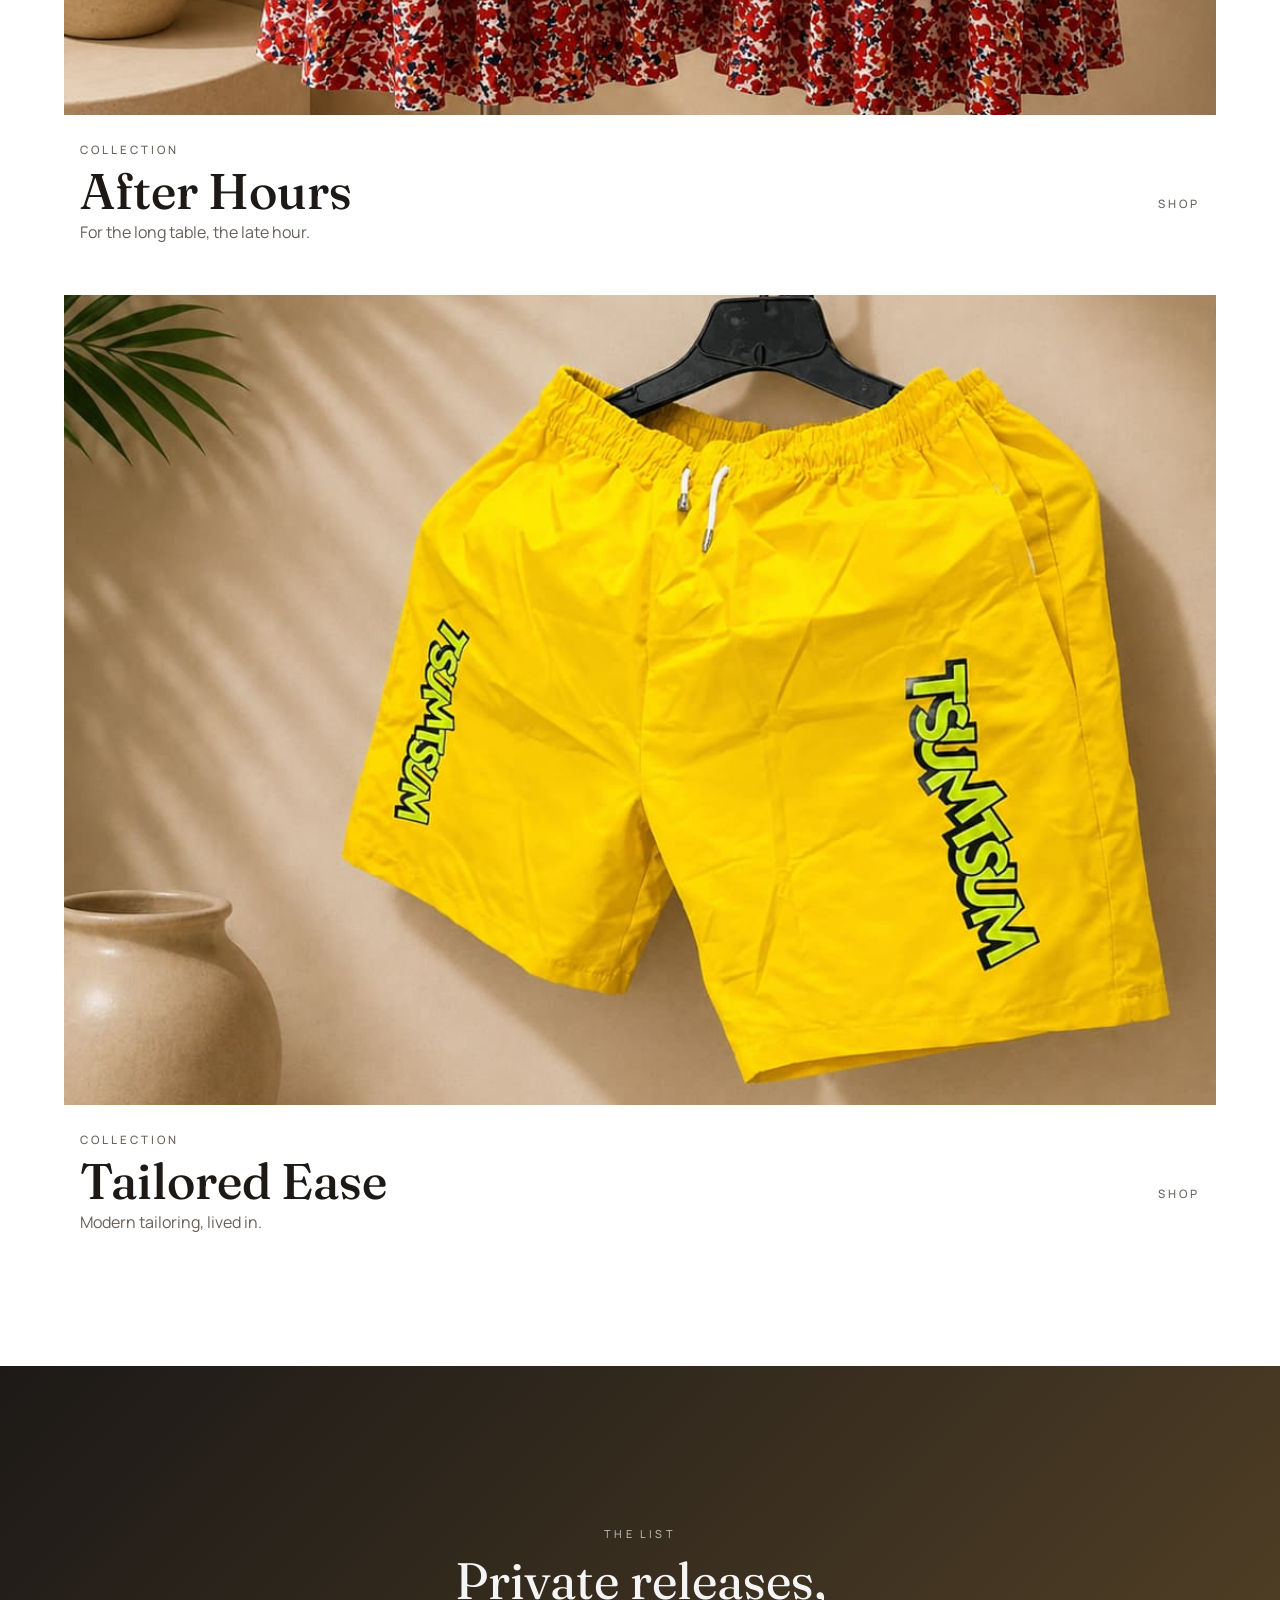
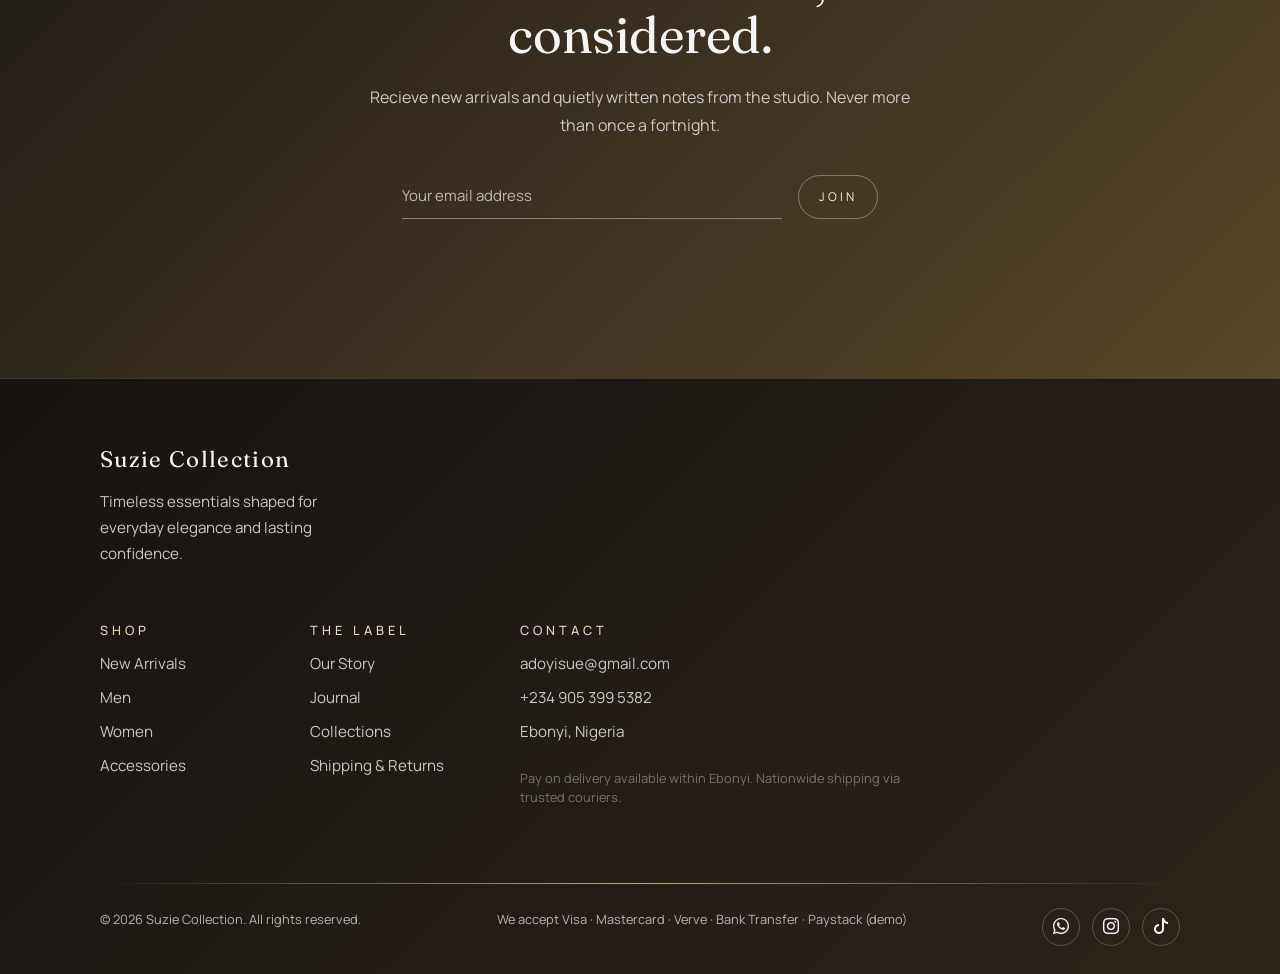
<file: collection.html>
<!DOCTYPE html>
<html lang="en">

<head>
    <meta charset="UTF-8">
    <meta name="theme-color" content="#413421">
    <meta name="viewport" content="width=device-width, initial-scale=1.0">
    <meta name="description"
        content="Shop stylish clothing and apparel for men, women, and kids. Discover everyday essentials, trend-led fashion, and quality pieces for every season.">
    <meta name="keywords"
        content="clothing, apparel, fashion, online clothing store, men's clothing, women's clothing, kids clothing, trendy outfits, casual wear, seasonal fashion">
    <title>Suzie Collections - Collection</title>

    <!-- Bootstrap 5 CSS -->
    <link href="https://cdn.jsdelivr.net/npm/bootstrap@5.3.8/dist/css/bootstrap.min.css" rel="stylesheet" />

    <!-- Google Fonts Manrope-->
    <link
        href="https://fonts.googleapis.com/css2?family=Manrope:wght@200..800&family=Playfair+Display:wght@400..900&display=swap"
        rel="stylesheet">


    <!-- Google Fonts Playfair Display-->
    <link href="https://fonts.googleapis.com/css2?family=Playfair+Display:wght@400;500;600;700;800;900&display=swap"
        rel="stylesheet">


    <!-- Google Fonts Fraunces-->
    <link href="https://fonts.googleapis.com/css2?family=Fraunces:opsz,wght@9..144,100..900&display=swap"
        rel="stylesheet">


    <!-- Bootstrap Icons -->
    <link rel="stylesheet" href="https://cdn.jsdelivr.net/npm/bootstrap-icons@1.13.1/font/bootstrap-icons.min.css">

    <!-- CSS Stylesheet -->
    <link rel="stylesheet" href="comeback\css\collection.css">
</head>

<body>

    <!-- Preheader Section -->

    <div class="pre-header">
        <p>
            Complimentary Delivery on all orders over $50. New Season - Now available
        </p>

        <div>
            Complimentary Delivery on all orders.
        </div>
    </div>


    <!-- Scroll to top btn -->

    <div class="scroll-top-btn" id="scroll-top-btn">
        <div class="scroll-top-icon">
            <i class="bi bi-chevron-up"></i>
        </div>
    </div>



    <!-- Header Section -->


    <header class="header">

        <div class="menu-bar" data-bs-toggle="offcanvas" data-bs-target="#menu">
            <i class="bi bi-list" id="menu-icon"></i>
        </div>

        <ul>
            <li><a href="shop.html"> Shop </a></li>
            <li><a href="collection.html">Collections</a></li>
            <li><a href="journals.html">Journals</a></li>
            <li><a href="about.html" class="about">About</a></li>
        </ul>

        <div class="logo">
            <a href="index.html" class="logo-link">
                Suzie Collection
            </a>
        </div>

        <div class="icon-header">
            <a href="#"><i class="bi bi-search"></i></a>
            <a href="#"><i class="bi bi-person"></i></a>
            <a href="#"><i class="bi bi-cart"></i></a>
        </div>
    </header>


    <!-- Shop Heading -->

    <div class="shop-heading-container">

        <div class="shop-heading">
            Collections
        </div>

        <div class="shop-heading2">
            A wardrobe, considered in chapters.
        </div>

        <div class="shop-heading3">
            Explore the pieces grouped by intent — from the everyday essentials to the long-table dressing of After
            Hours.
        </div>

        <div class="line-demacator"></div>
    </div>





    <!-- Main Section -->



    <div class="main-container">
        <div class="">
            <a href="shop.html">
                <div class="main-img">

                </div>
            </a>

            <div class="content">
                <div class="content-header">
                    <div class="content-header1">
                        COLLECTION
                    </div>

                    <div class="content-header2">
                        New Season
                    </div>

                    <div class="content-header3">
                        Considered cuts for the months ahead.
                    </div>
                </div>

                <div class="content-second-header">
                    <a href="shop.html">
                        Shop
                    </a>
                </div>
            </div>
        </div>


    </div>




    <div class="main-container mt-5">
        <div class="">
            <a href="shop.html">
                <div class="main-img2">

                </div>
            </a>

            <div class="content" id="content">
                <div class="content-header" id="content-header">
                    <div class="content-header1">
                        COLLECTION
                    </div>

                    <div class="content-header2">
                        Essentials
                    </div>

                    <div class="content-header3">
                        The pieces we return to.
                    </div>
                </div>

                <div class="content-second-header">
                    <a href="shop.html">
                        Shop
                    </a>
                </div>
            </div>
        </div>
    </div>





    <div class="main-container mt-5">
        <div class="">
            <a href="shop.html">
                <div class="main-img3">

                </div>
            </a>

            <div class="content">
                <div class="content-header">
                    <div class="content-header1">
                        COLLECTION
                    </div>

                    <div class="content-header2">
                        After Hours
                    </div>

                    <div class="content-header3">
                        For the long table, the late hour.
                    </div>
                </div>

                <div class="content-second-header">
                    <a href="shop.html">
                        Shop
                    </a>
                </div>
            </div>
        </div>

    </div>



    <div class="main-container mt-5">
        <div class="">
            <a href="shop.html">
                <div class="main-img5">

                </div>
            </a>

            <div class="content" id="content">
                <div class="content-header" id="content-header">
                    <div class="content-header1">
                        COLLECTION
                    </div>

                    <div class="content-header2">
                        Tailored Ease
                    </div>

                    <div class="content-header3">
                        Modern tailoring, lived in.
                    </div>
                </div>

                <div class="content-second-header">
                    <a href="shop.html">
                        Shop
                    </a>
                </div>
            </div>
        </div>
    </div>



    <!-- Email subscription section -->


    <section class="email-subscription-container">
        <div class="email-subscription-content">
            <div class="email-subhead">
                The List
            </div>

            <div class="email-head">
                Private releases, considered.
            </div>

            <div class="email-detail">
                Recieve new arrivals and quietly written notes from the studio. Never more <br>than once a
                fortnight.
            </div>

            <form>
                <div class="email-input">
                    <input type="email" class="email-input-box" placeholder="Your email address" required>
                </div>
                <button class="submit-btn">
                    <a href="mailto:adoyicollins35@gmail.com" class="submit-link">
                        Join
                    </a>
                </button>
            </form>
        </div>
    </section>



    <!-- Footer Section -->

    <footer class="footer">

        <div class="footer-top">
            <div class="footer-brand">
                <a href="#" class="footer-logo">Suzie Collection</a>
                <p>Timeless essentials shaped for everyday elegance and lasting confidence.</p>
            </div>

            <div class="footer-links">
                <div class="footer-column">
                    <h4>Shop</h4>
                    <ul>
                        <li><a href="shop.html">New Arrivals</a></li>
                        <li><a href="shop.html">Men</a></li>
                        <li><a href="shop.html">Women</a></li>
                        <li><a href="shop.html">Accessories</a></li>
                    </ul>
                </div>

                <div class="footer-column">
                    <h4>The Label</h4>
                    <ul>
                        <li><a href="about.html">Our Story</a></li>
                        <li><a href="journals.html">Journal</a></li>
                        <li><a href="collection.html">Collections</a></li>
                        <li><a href="shop.html">Shipping &amp; Returns</a></li>
                    </ul>
                </div>

                <div class="footer-column">
                    <h4>Contact</h4>
                    <ul>
                        <li><a href="mailto:adoyisue@gmail.com">adoyisue@gmail.com</a></li>
                        <li><a href="sms:+2349053995382?body=Hello%20there">+234 905 399 5382</a></li>
                        <li><a href="#">Ebonyi, Nigeria</a></li>
                    </ul>

                    <p>Pay on delivery available within Ebonyi. Nationwide shipping via trusted couriers.</p>
                </div>
            </div>
        </div>

        <div class="line2"></div>




        <div class="footer-bottom">
            <p>© 2026 Suzie Collection. All rights reserved.</p>
            <p>We accept Visa · Mastercard · Verve · Bank Transfer · Paystack (demo)</p>
            <div class="footer-socials">
                <a href="https://wa.me/2349053995382" target="_blank" aria-label="WhatsApp"><i
                        class="bi bi-whatsapp"></i></a>
                <a href="#" aria-label="Instagram"><i class="bi bi-instagram"></i></a>
                <a href="#" aria-label="Pinterest"><i class="bi bi-tiktok"></i></a>
            </div>
        </div>
    </footer>






    <!-- Navigation Bar -->


    <div class="offcanvas offcanvas-start" id="menu">
        <div class="offcanvas-header">
            <div class="offcanvas-title">
                <a href="index.html">
                    Suzie Collection
                </a>
            </div>
            <button class="offcanvas-close" type="button" data-bs-dismiss="offcanvas" aria-label="Close navigation">
                <i class="bi bi-chevron-left"></i>
            </button>
        </div>

        <div class="offcanvas-body">
            <div class="nav-1" id="nav-1">
                <a href="shop.html">
                    <i class="bi bi-bag"></i>
                    <span>Shop</span>
                </a>
            </div>

            <div class="nav-1">
                <a href="collection.html">
                    <i class="bi bi-grid"></i>
                    <span>Collections</span>
                </a>
            </div>

            <div class="nav-1">
                <a href="journals.html">
                    <i class="bi bi-journal-text"></i>
                    <span>Journals</span>
                </a>
            </div>

            <div class="nav-1">
                <a href="about.html">
                    <i class="bi bi-info-circle"></i>
                    <span>About</span>
                </a>
            </div>

            <div class="nav-1">
                <a href="https://wa.me/2349053995382" target="_blank">
                    <i class="bi bi-whatsapp"></i>
                    <span>Chat</span>
                    <div class="verified-pulse"></div>
                </a>
            </div>

            <div id="line-demacator"></div>

            <div class="nav-1" id="shipping">
                <a href="#">
                    <i class="bi bi-truck"></i>
                    <span>Shipping & Returns</span>
                </a>
            </div>



            <div class="nav-1">
                <a href="#">
                    <i class="bi bi-cash-stack"></i>
                    <span>Payment on Delivery</span>
                </a>
            </div>

            <div class="nav-1">
                <a href="#">
                    <i class="bi bi-envelope"></i>
                    <span>Contact Mail</span>
                </a>
            </div>

        </div>


    </div>




    <script src="https://cdn.jsdelivr.net/npm/bootstrap@5.3.8/dist/js/bootstrap.bundle.min.js"></script>

    <script src="index.js"></script>
</body>

</html>
</file>
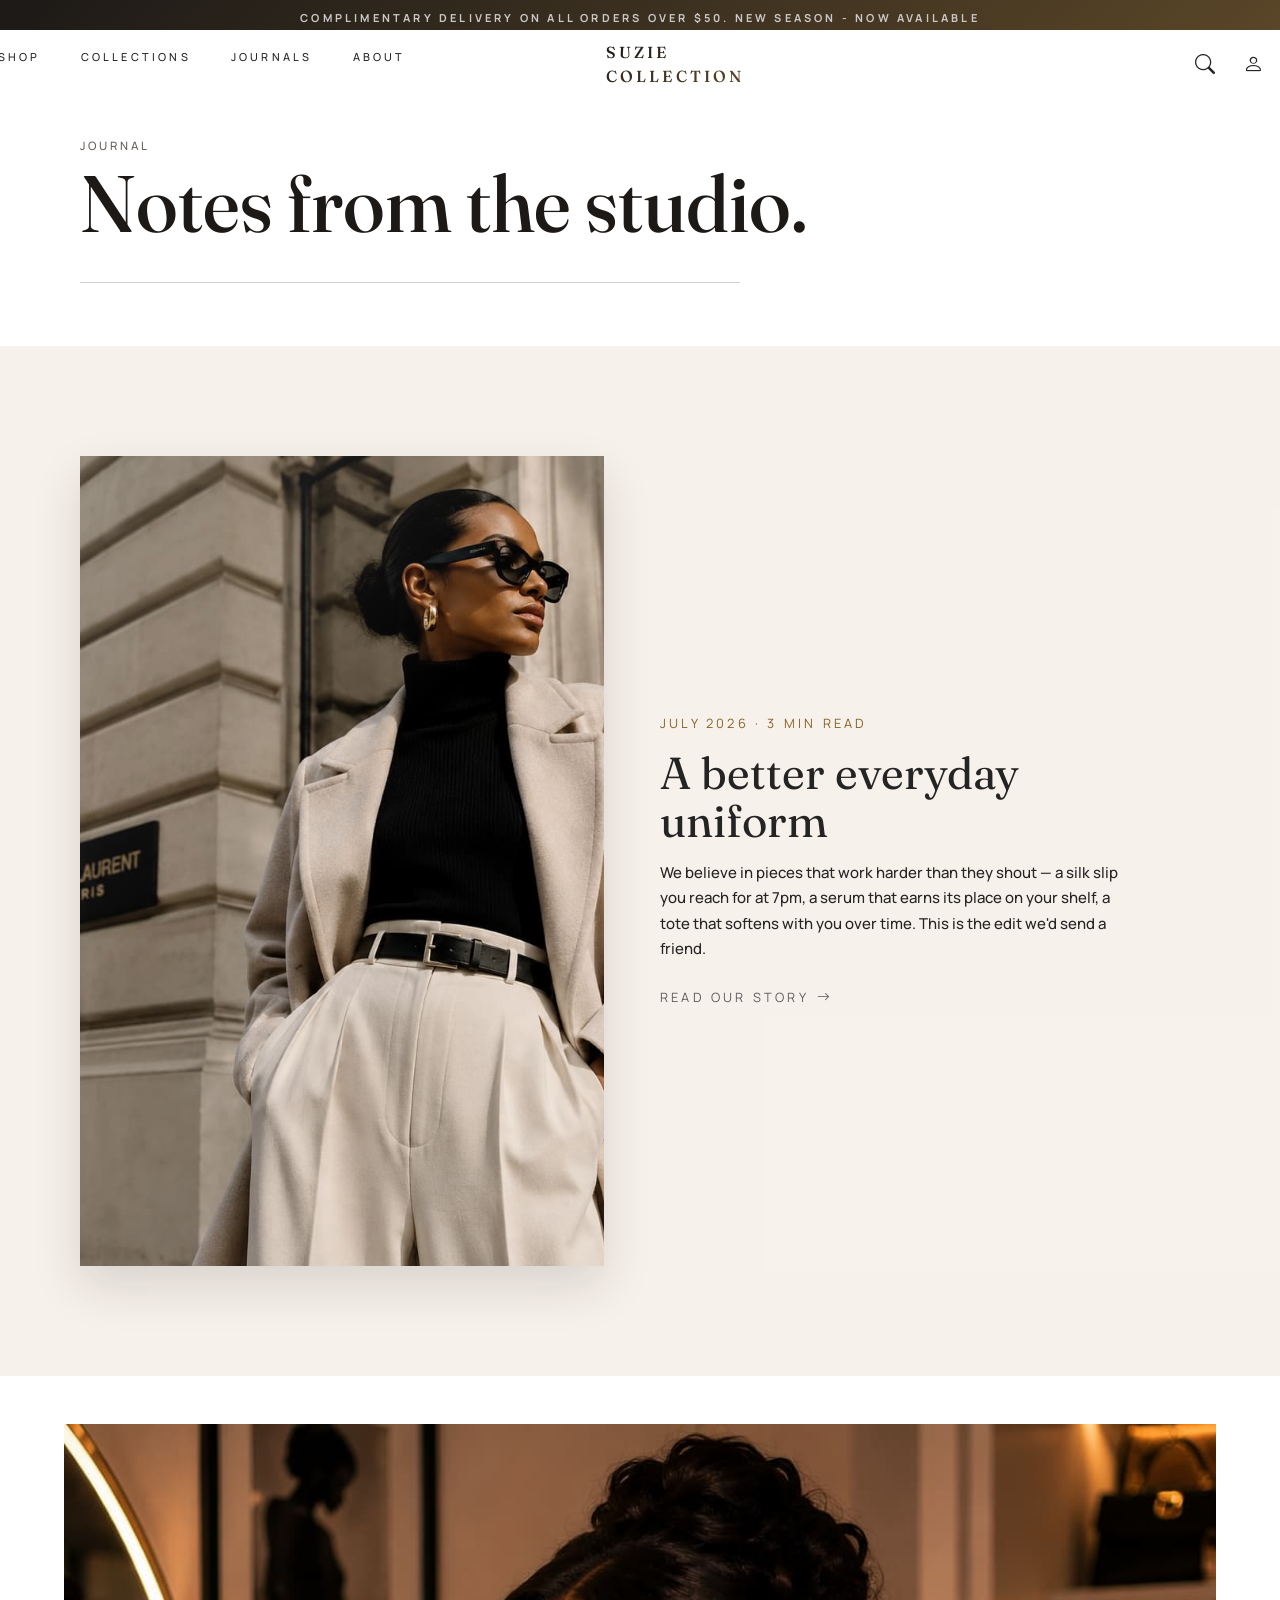
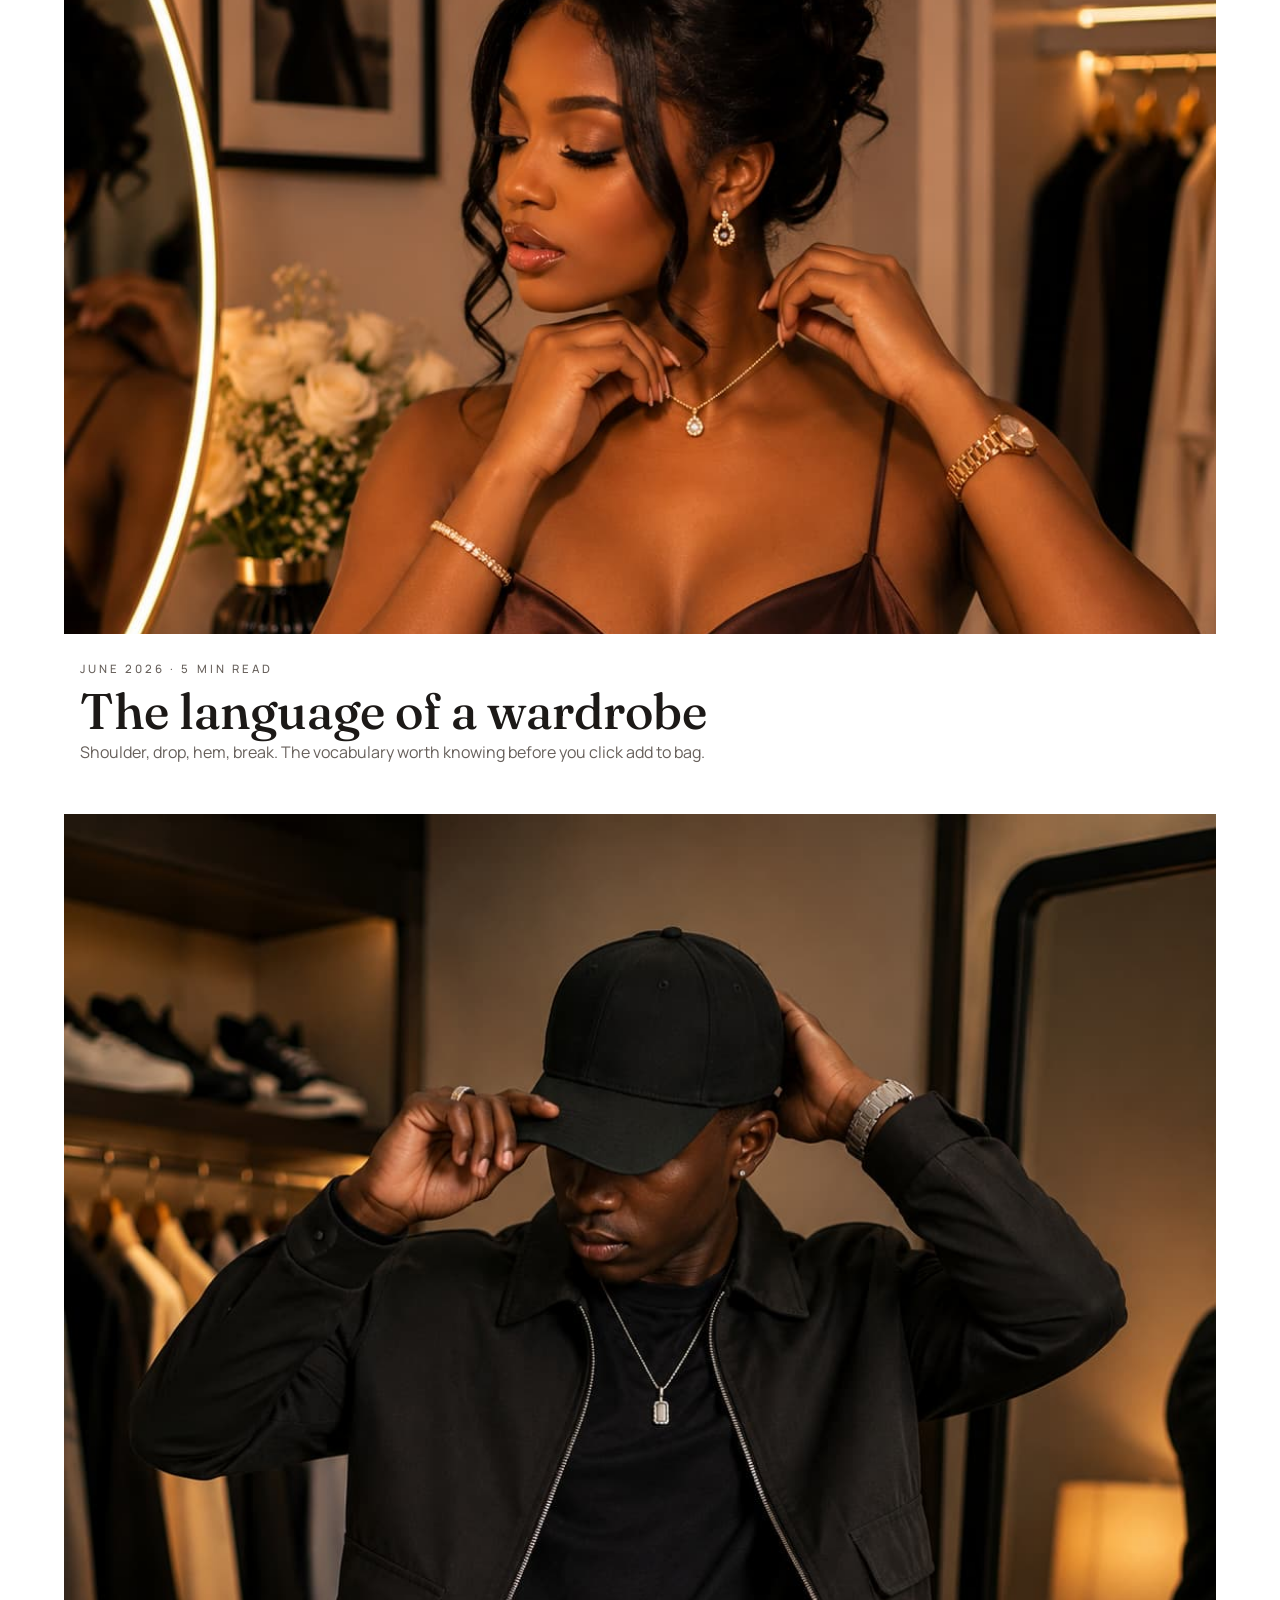
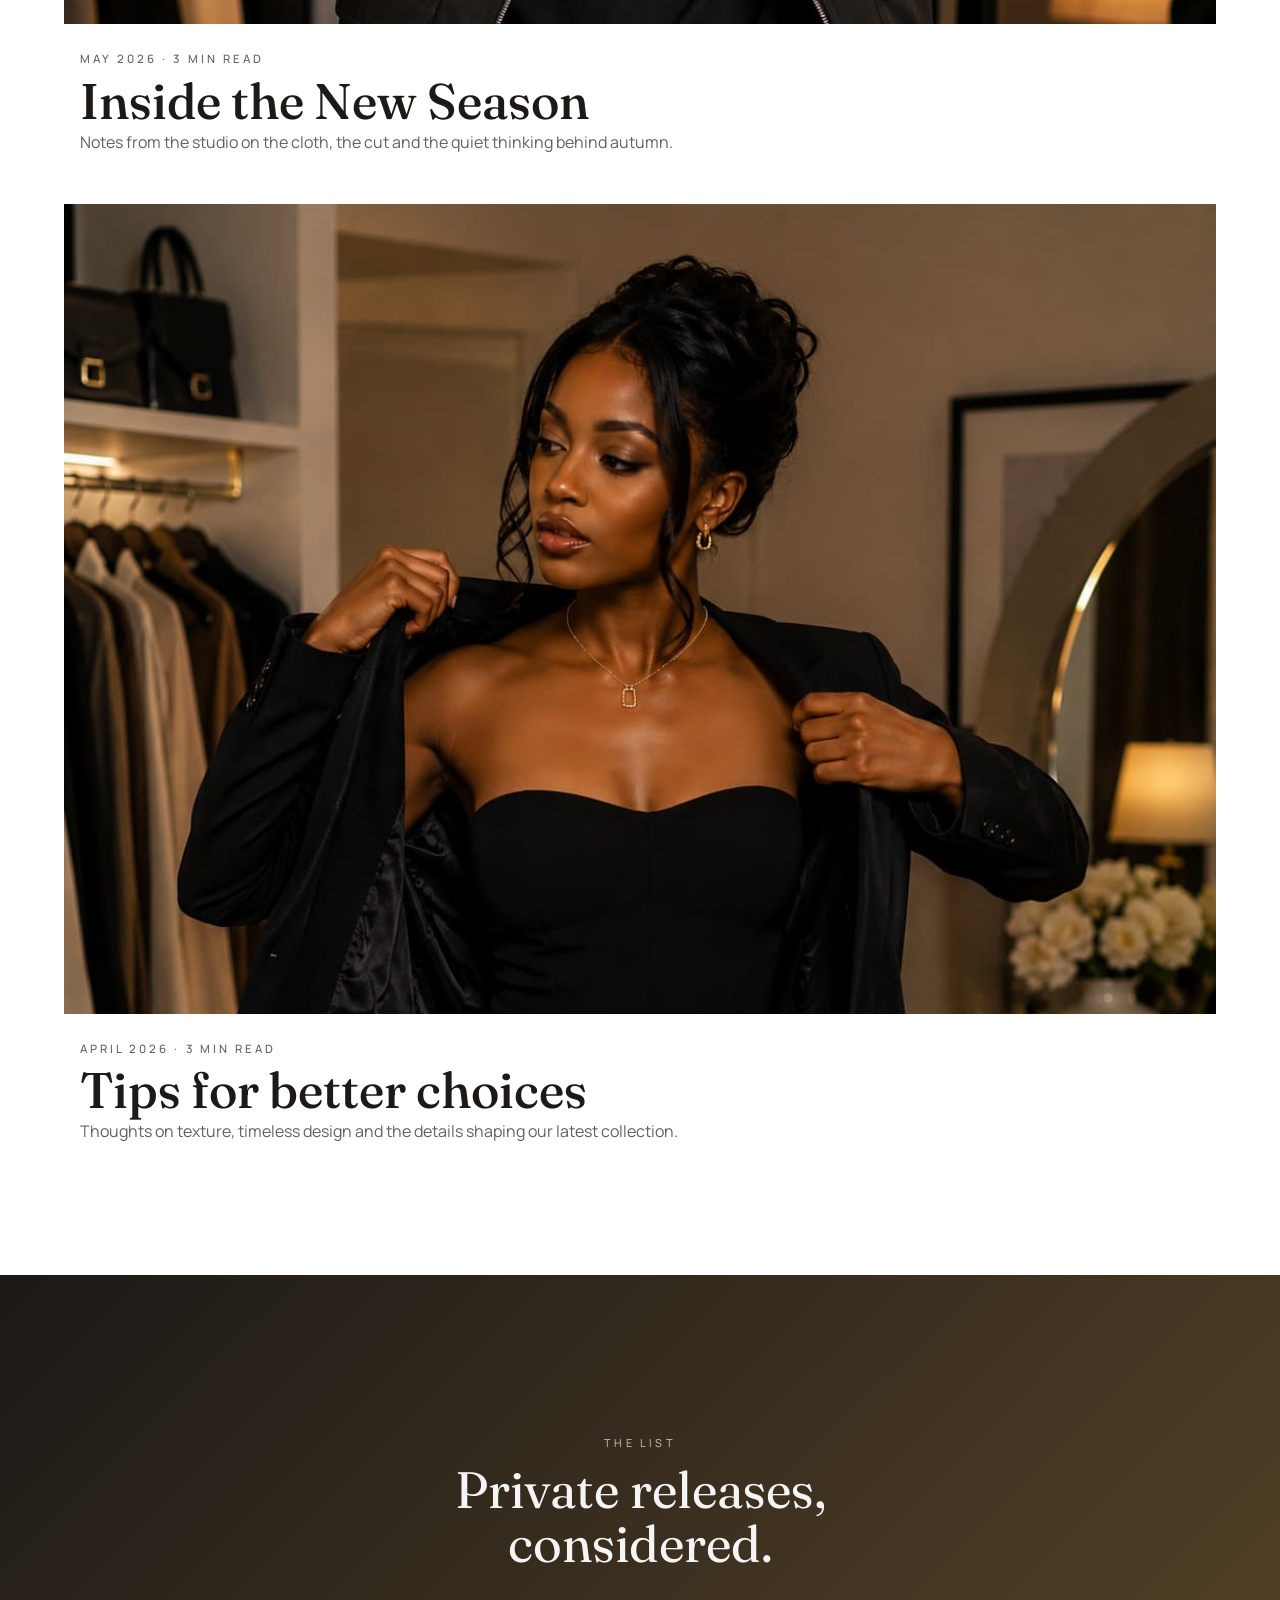
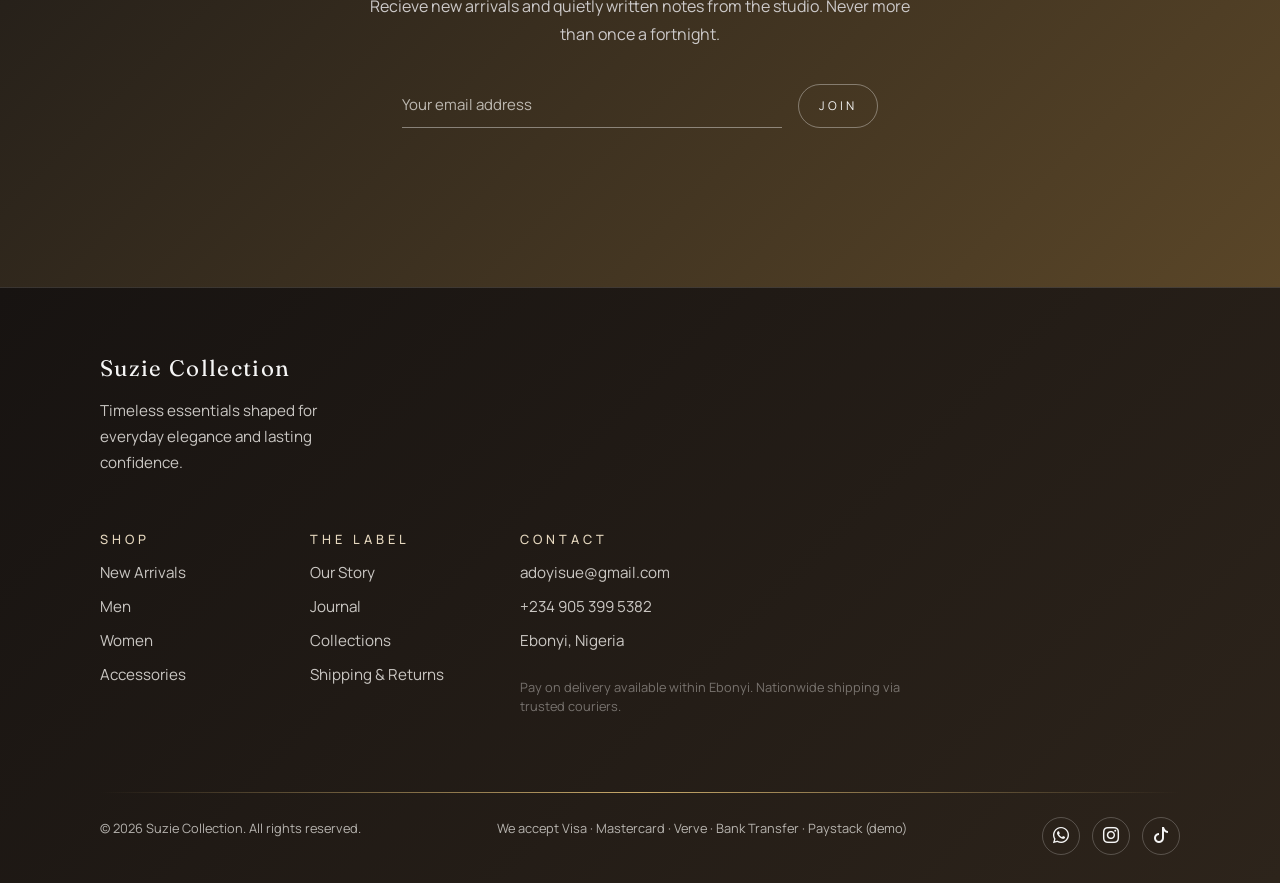
<file: journals.html>
<!DOCTYPE html>
<html lang="en">

<head>
    <meta charset="UTF-8">
    <meta name="theme-color" content="#413421">
    <meta name="viewport" content="width=device-width, initial-scale=1.0">
    <meta name="description"
        content="Shop stylish clothing and apparel for men, women, and kids. Discover everyday essentials, trend-led fashion, and quality pieces for every season.">
    <meta name="keywords"
        content="clothing, apparel, fashion, online clothing store, men's clothing, women's clothing, kids clothing, trendy outfits, casual wear, seasonal fashion">
    <title>Suzie Collections - Journals</title>

    <!-- Bootstrap 5 CSS -->
    <link href="https://cdn.jsdelivr.net/npm/bootstrap@5.3.8/dist/css/bootstrap.min.css" rel="stylesheet" />

    <!-- Google Fonts Manrope-->
    <link
        href="https://fonts.googleapis.com/css2?family=Manrope:wght@200..800&family=Playfair+Display:wght@400..900&display=swap"
        rel="stylesheet">


    <!-- Google Fonts Playfair Display-->
    <link href="https://fonts.googleapis.com/css2?family=Playfair+Display:wght@400;500;600;700;800;900&display=swap"
        rel="stylesheet">


    <!-- Google Fonts Fraunces-->
    <link href="https://fonts.googleapis.com/css2?family=Fraunces:opsz,wght@9..144,100..900&display=swap"
        rel="stylesheet">


    <!-- Bootstrap Icons -->
    <link rel="stylesheet" href="https://cdn.jsdelivr.net/npm/bootstrap-icons@1.13.1/font/bootstrap-icons.min.css">

    <!-- CSS Stylesheet -->
    <link rel="stylesheet" href="comeback\css\journals.css">
</head>

<body>

    <!-- Preheader Section -->

    <div class="pre-header">
        <p>
            Complimentary Delivery on all orders over $50. New Season - Now available
        </p>

        <div>
            Complimentary Delivery on all orders.
        </div>
    </div>


    <!-- Scroll to top btn -->

    <div class="scroll-top-btn" id="scroll-top-btn">
        <div class="scroll-top-icon">
            <i class="bi bi-chevron-up"></i>
        </div>
    </div>



    <!-- Header Section -->


    <header class="header">

        <div class="menu-bar" data-bs-toggle="offcanvas" data-bs-target="#menu">
            <i class="bi bi-list" id="menu-icon"></i>
        </div>

        <ul>
            <li><a href="shop.html"> Shop </a></li>
            <li><a href="collection.html">Collections</a></li>
            <li><a href="journals.html">Journals</a></li>
            <li><a href="about.html" class="about">About</a></li>
        </ul>

        <div class="logo">
            <a href="index.html" class="logo-link">
                Suzie Collection
            </a>
        </div>

        <div class="icon-header">
            <a href="#"><i class="bi bi-search"></i></a>
            <a href="#"><i class="bi bi-person"></i></a>
            <a href="#"><i class="bi bi-cart"></i></a>
        </div>
    </header>




    <!-- Main Container -->

    <div class="journals-heading-container">

        <div class="journals-heading">
            Journal
        </div>

        <div class="journals-heading2">
            Notes from the studio.
        </div>


        <div class="line-demacator"></div>
    </div>




    <!-- About US CONTAINER -->

    <div class="about-us-container">
        <div class="about-us-section">
            <div class="about-us-image">

            </div>

            <div class="about-us-details">
                <div class="about-us-subhead">
                    July 2026 · 3 min read
                </div>
                <div class="about-us-head">
                    A better everyday uniform
                </div>
                <div class="about-us-subtitle">
                    We believe in pieces that work harder than they shout — a silk slip you reach for at 7pm, a
                    serum that earns its place on your shelf, a tote that softens with you over time. This is the
                    edit we'd send a friend.
                </div>
                <div class="read-story">
                    Read Our Story <i class="bi bi-arrow-right"></i>
                </div>
            </div>
        </div>
    </div>



    <div class="main-container mt-5">
        <div class="">
            <a href="">
                <div class="main-img">

                </div>
            </a>

            <div class="content" id="content">
                <div class="content-header" id="content-header">
                    <div class="content-header1">
                        June 2026 · 5 min read
                    </div>

                    <div class="content-header2">
                        The language of a wardrobe
                    </div>

                    <div class="content-header3">
                        Shoulder, drop, hem, break. The vocabulary worth knowing before you click add to bag.
                    </div>
                </div>
            </div>
        </div>
    </div>


    <div class="main-container mt-5">
        <div class="">
            <a href="">
                <div class="main-img2">

                </div>
            </a>

            <div class="content" id="content">
                <div class="content-header" id="content-header">
                    <div class="content-header1">
                        May 2026 · 3 min read
                    </div>

                    <div class="content-header2">
                        Inside the New Season
                    </div>

                    <div class="content-header3">
                        Notes from the studio on the cloth, the cut and the quiet thinking behind autumn.
                    </div>
                </div>
            </div>
        </div>
    </div>


    <div class="main-container mt-5">
        <div class="">
            <a href="">
                <div class="main-img3">

                </div>
            </a>

            <div class="content" id="content">
                <div class="content-header" id="content-header">
                    <div class="content-header1">
                        April 2026 · 3 min read
                    </div>

                    <div class="content-header2">
                        Tips for better choices
                    </div>

                    <div class="content-header3">
                        Thoughts on texture, timeless design and the details shaping our latest collection.
                    </div>
                </div>
            </div>
        </div>
    </div>



    <!-- Email subscription section -->


    <section class="email-subscription-container">
        <div class="email-subscription-content">
            <div class="email-subhead">
                The List
            </div>

            <div class="email-head">
                Private releases, considered.
            </div>

            <div class="email-detail">
                Recieve new arrivals and quietly written notes from the studio. Never more <br>than once a
                fortnight.
            </div>

            <form>
                <div class="email-input">
                    <input type="email" class="email-input-box" placeholder="Your email address" required>
                </div>
                <button class="submit-btn">
                    <a href="mailto:adoyicollins35@gmail.com" class="submit-link">
                        Join
                    </a>
                </button>
            </form>
        </div>
    </section>



    <!-- Footer Section -->

    <footer class="footer">

        <div class="footer-top">
            <div class="footer-brand">
                <a href="#" class="footer-logo">Suzie Collection</a>
                <p>Timeless essentials shaped for everyday elegance and lasting confidence.</p>
            </div>

            <div class="footer-links">
                <div class="footer-column">
                    <h4>Shop</h4>
                    <ul>
                        <li><a href="shop.html">New Arrivals</a></li>
                        <li><a href="shop.html">Men</a></li>
                        <li><a href="shop.html">Women</a></li>
                        <li><a href="shop.html">Accessories</a></li>
                    </ul>
                </div>

                <div class="footer-column">
                    <h4>The Label</h4>
                    <ul>
                        <li><a href="about.html">Our Story</a></li>
                        <li><a href="journals.html">Journal</a></li>
                        <li><a href="collection.html">Collections</a></li>
                        <li><a href="shop.html">Shipping &amp; Returns</a></li>
                    </ul>
                </div>

                <div class="footer-column">
                    <h4>Contact</h4>
                    <ul>
                        <li><a href="mailto:adoyisue@gmail.com">adoyisue@gmail.com</a></li>
                        <li><a href="sms:+2349053995382?body=Hello%20there">+234 905 399 5382</a></li>
                        <li><a href="#">Ebonyi, Nigeria</a></li>
                    </ul>

                    <p>Pay on delivery available within Ebonyi. Nationwide shipping via trusted couriers.</p>
                </div>
            </div>
        </div>

        <div class="line2"></div>




        <div class="footer-bottom">
            <p>© 2026 Suzie Collection. All rights reserved.</p>
            <p>We accept Visa · Mastercard · Verve · Bank Transfer · Paystack (demo)</p>
            <div class="footer-socials">
                <a href="https://wa.me/2349053995382" target="_blank" aria-label="WhatsApp"><i
                        class="bi bi-whatsapp"></i></a>
                <a href="#" aria-label="Instagram"><i class="bi bi-instagram"></i></a>
                <a href="#" aria-label="Pinterest"><i class="bi bi-tiktok"></i></a>
            </div>
        </div>
    </footer>




    <!-- Navigation Bar -->


    <div class="offcanvas offcanvas-start" id="menu">
        <div class="offcanvas-header">
            <div class="offcanvas-title">
                <a href="index.html">
                    Suzie Collection
                </a>
            </div>
            <button class="offcanvas-close" type="button" data-bs-dismiss="offcanvas" aria-label="Close navigation">
                <i class="bi bi-chevron-left"></i>
            </button>
        </div>

        <div class="offcanvas-body">
            <div class="nav-1" id="nav-1">
                <a href="shop.html">
                    <i class="bi bi-bag"></i>
                    <span>Shop</span>
                </a>
            </div>

            <div class="nav-1">
                <a href="collection.html">
                    <i class="bi bi-grid"></i>
                    <span>Collections</span>
                </a>
            </div>

            <div class="nav-1">
                <a href="journals.html">
                    <i class="bi bi-journal-text"></i>
                    <span>Journals</span>
                </a>
            </div>

            <div class="nav-1">
                <a href="about.html">
                    <i class="bi bi-info-circle"></i>
                    <span>About</span>
                </a>
            </div>

            <div class="nav-1">
                <a href="https://wa.me/2349053995382" target="_blank">
                    <i class="bi bi-whatsapp"></i>
                    <span>Chat</span>
                    <div class="verified-pulse"></div>
                </a>
            </div>

            <div id="line-demacator"></div>

            <div class="nav-1" id="shipping">
                <a href="#">
                    <i class="bi bi-truck"></i>
                    <span>Shipping & Returns</span>
                </a>
            </div>



            <div class="nav-1">
                <a href="#">
                    <i class="bi bi-cash-stack"></i>
                    <span>Payment on Delivery</span>
                </a>
            </div>

            <div class="nav-1">
                <a href="#">
                    <i class="bi bi-envelope"></i>
                    <span>Contact Mail</span>
                </a>
            </div>

        </div>


    </div>



    <script src="https://cdn.jsdelivr.net/npm/bootstrap@5.3.8/dist/js/bootstrap.bundle.min.js"></script>

    <script src="index.js"></script>

</body>

</html>
</file>
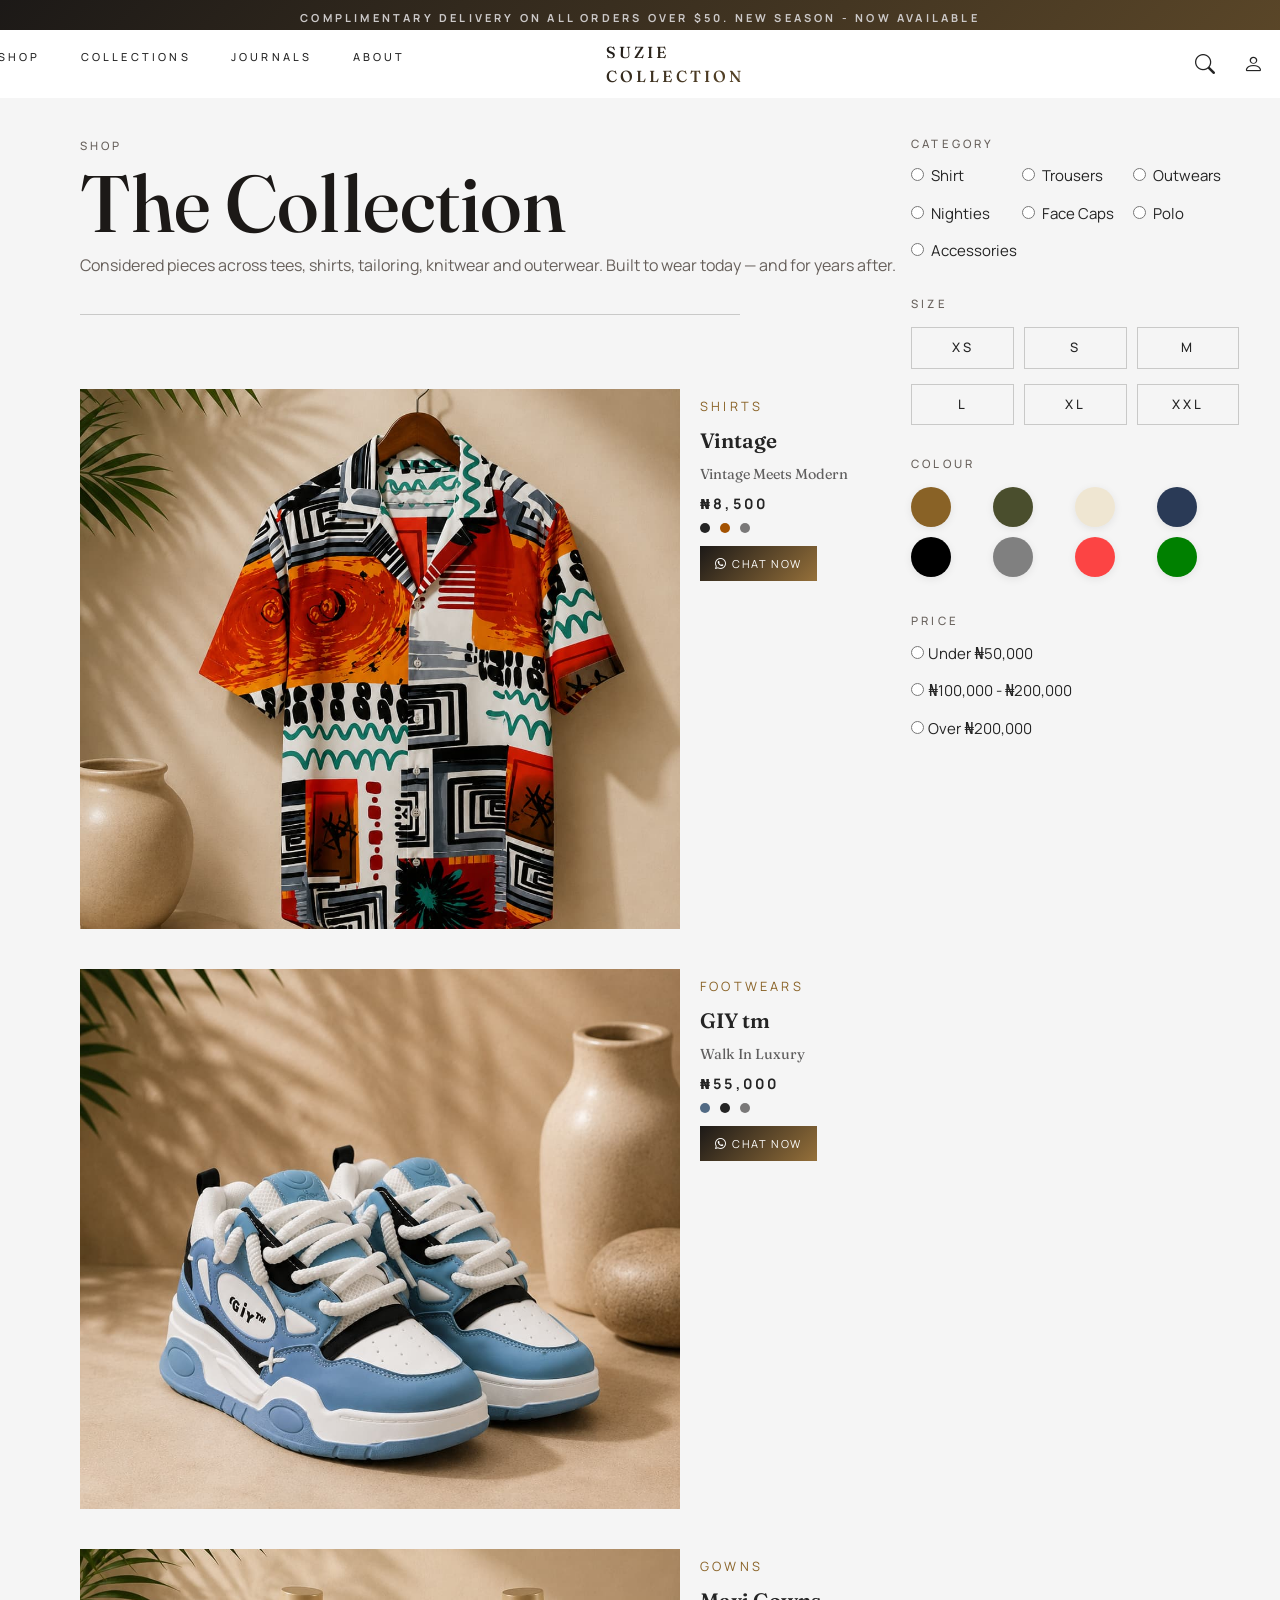
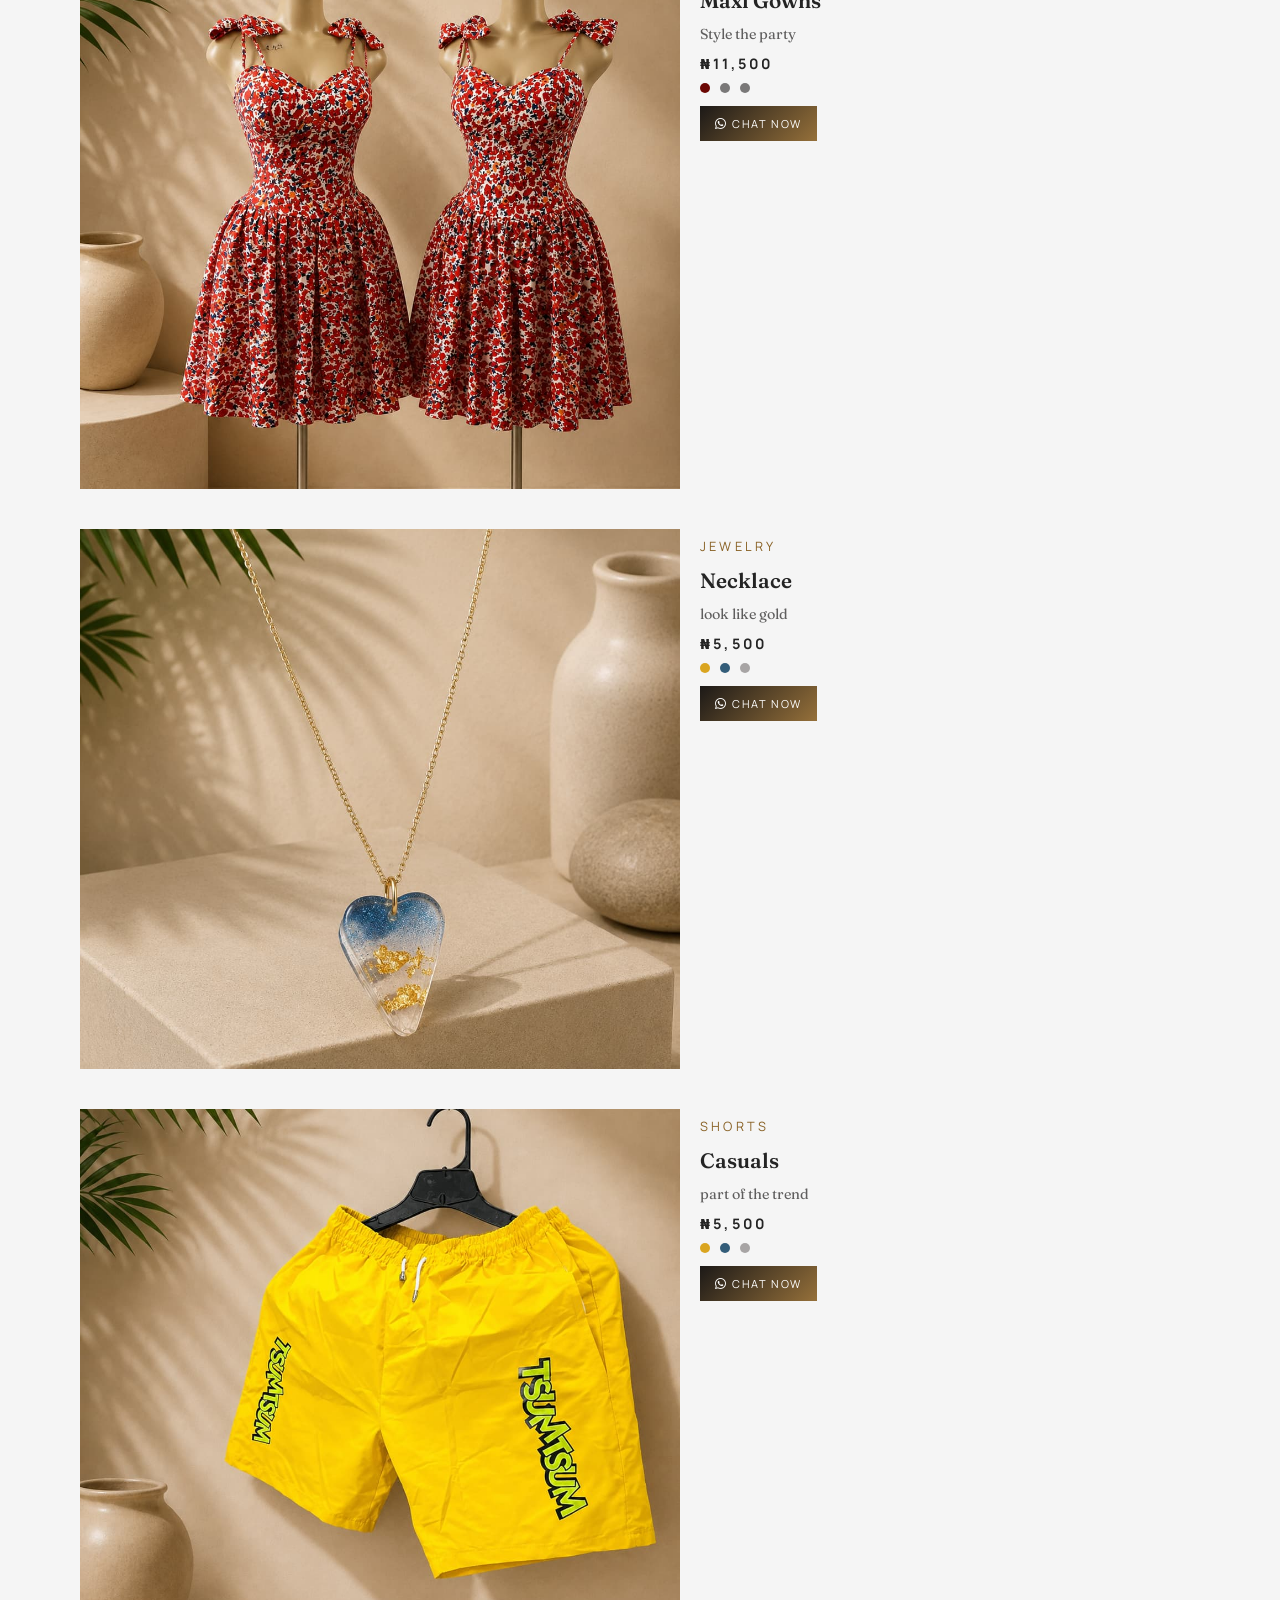
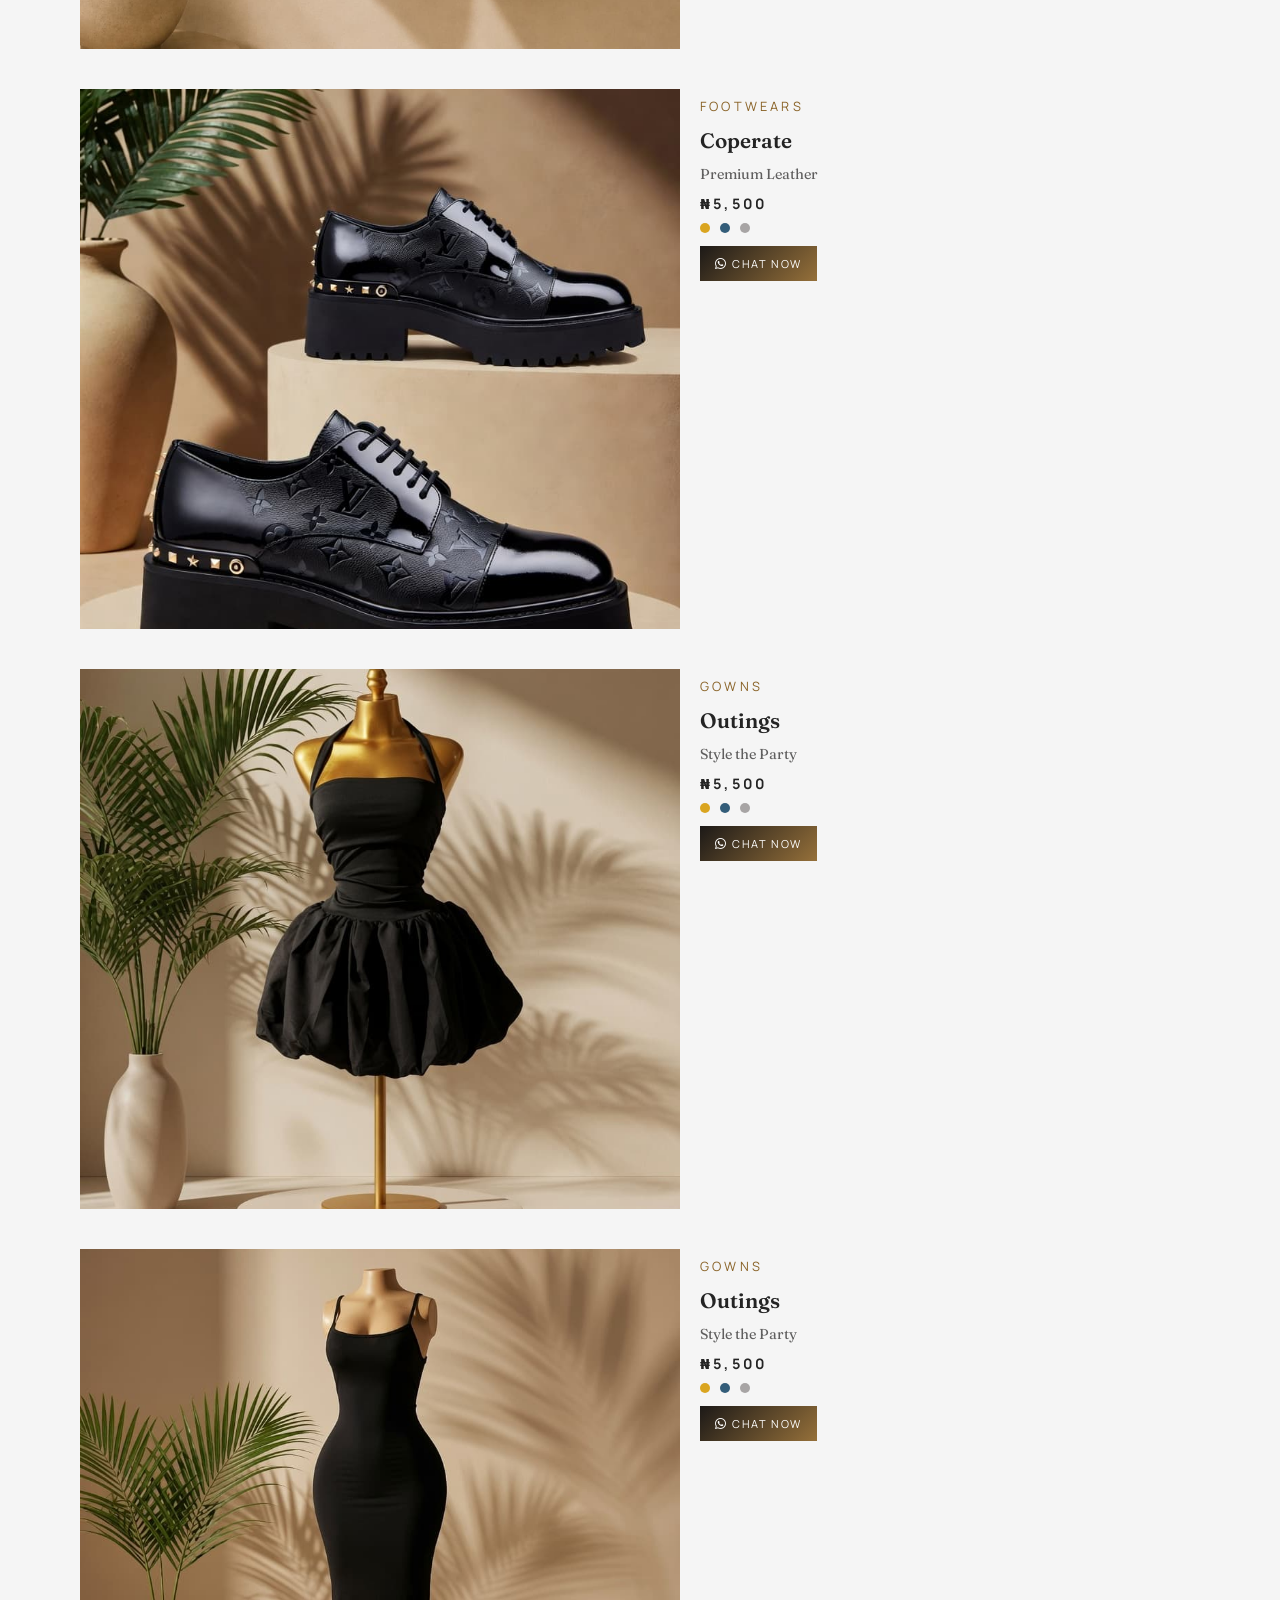
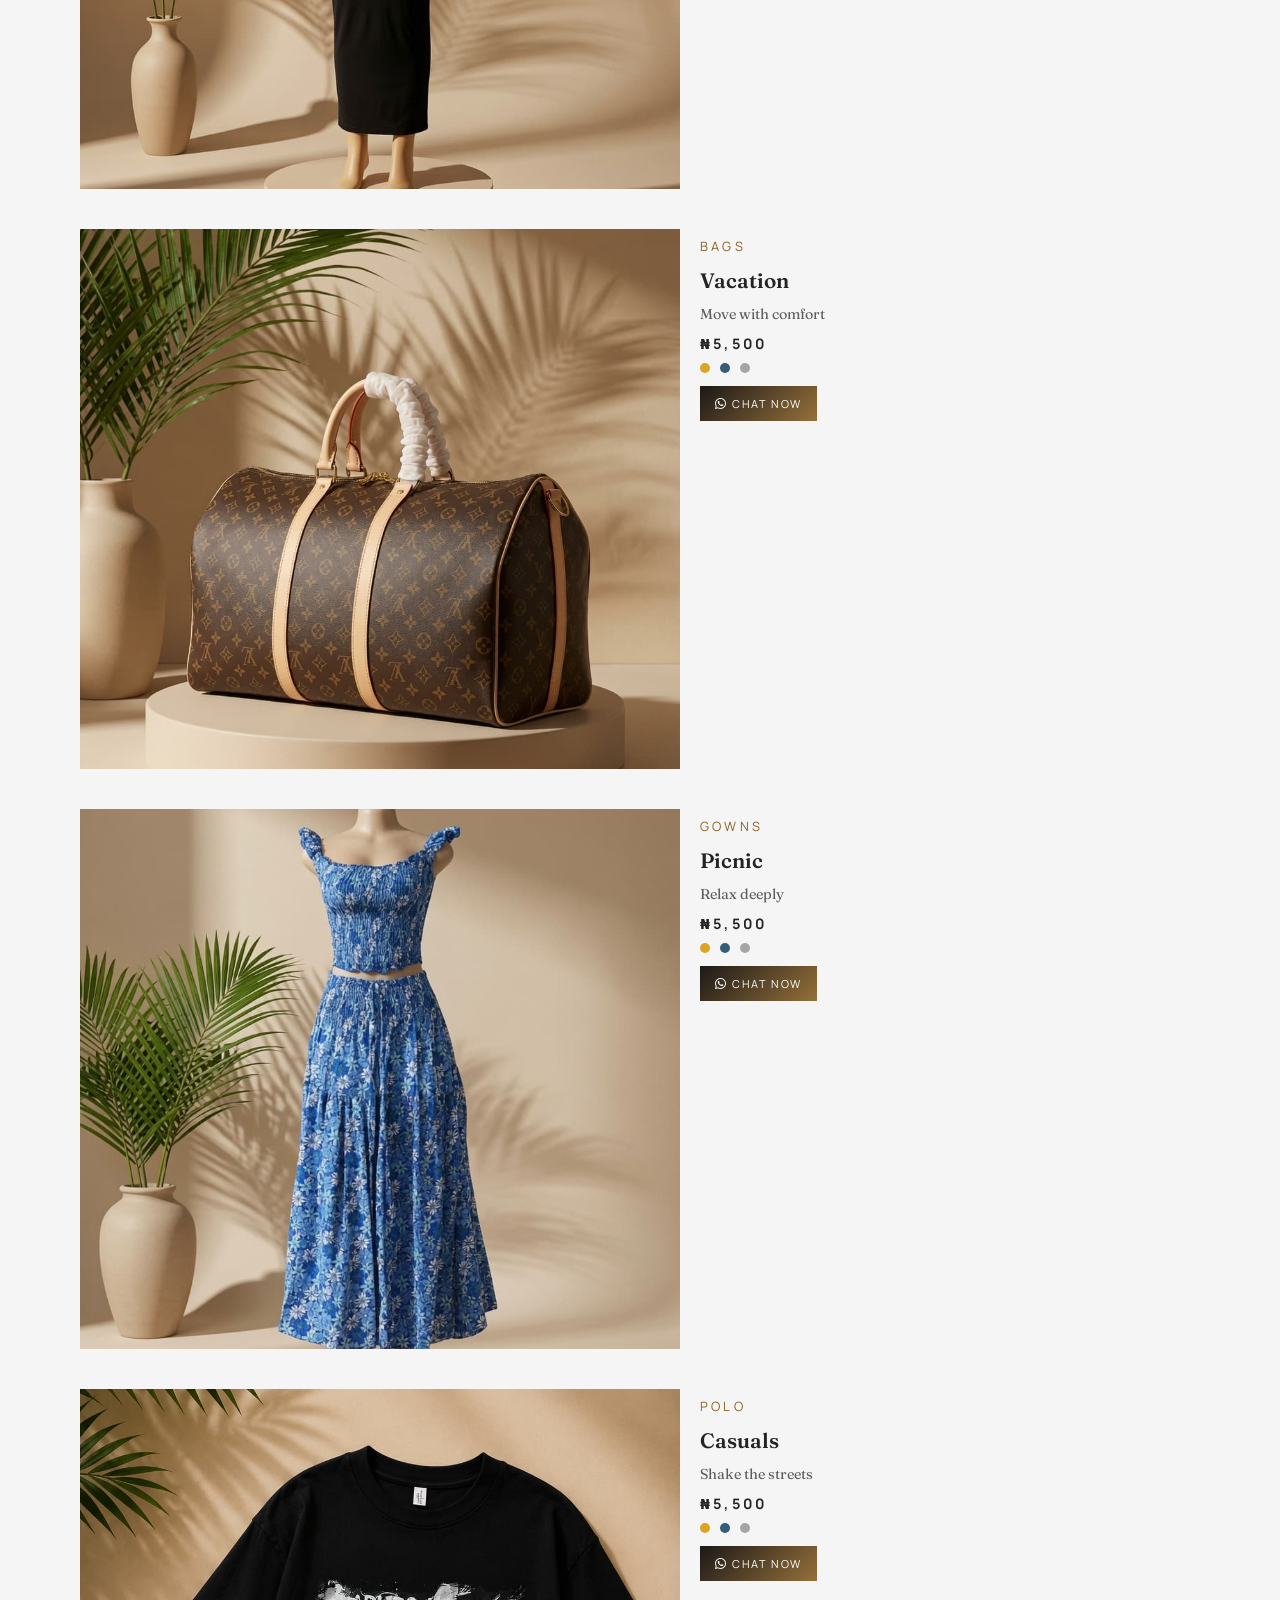
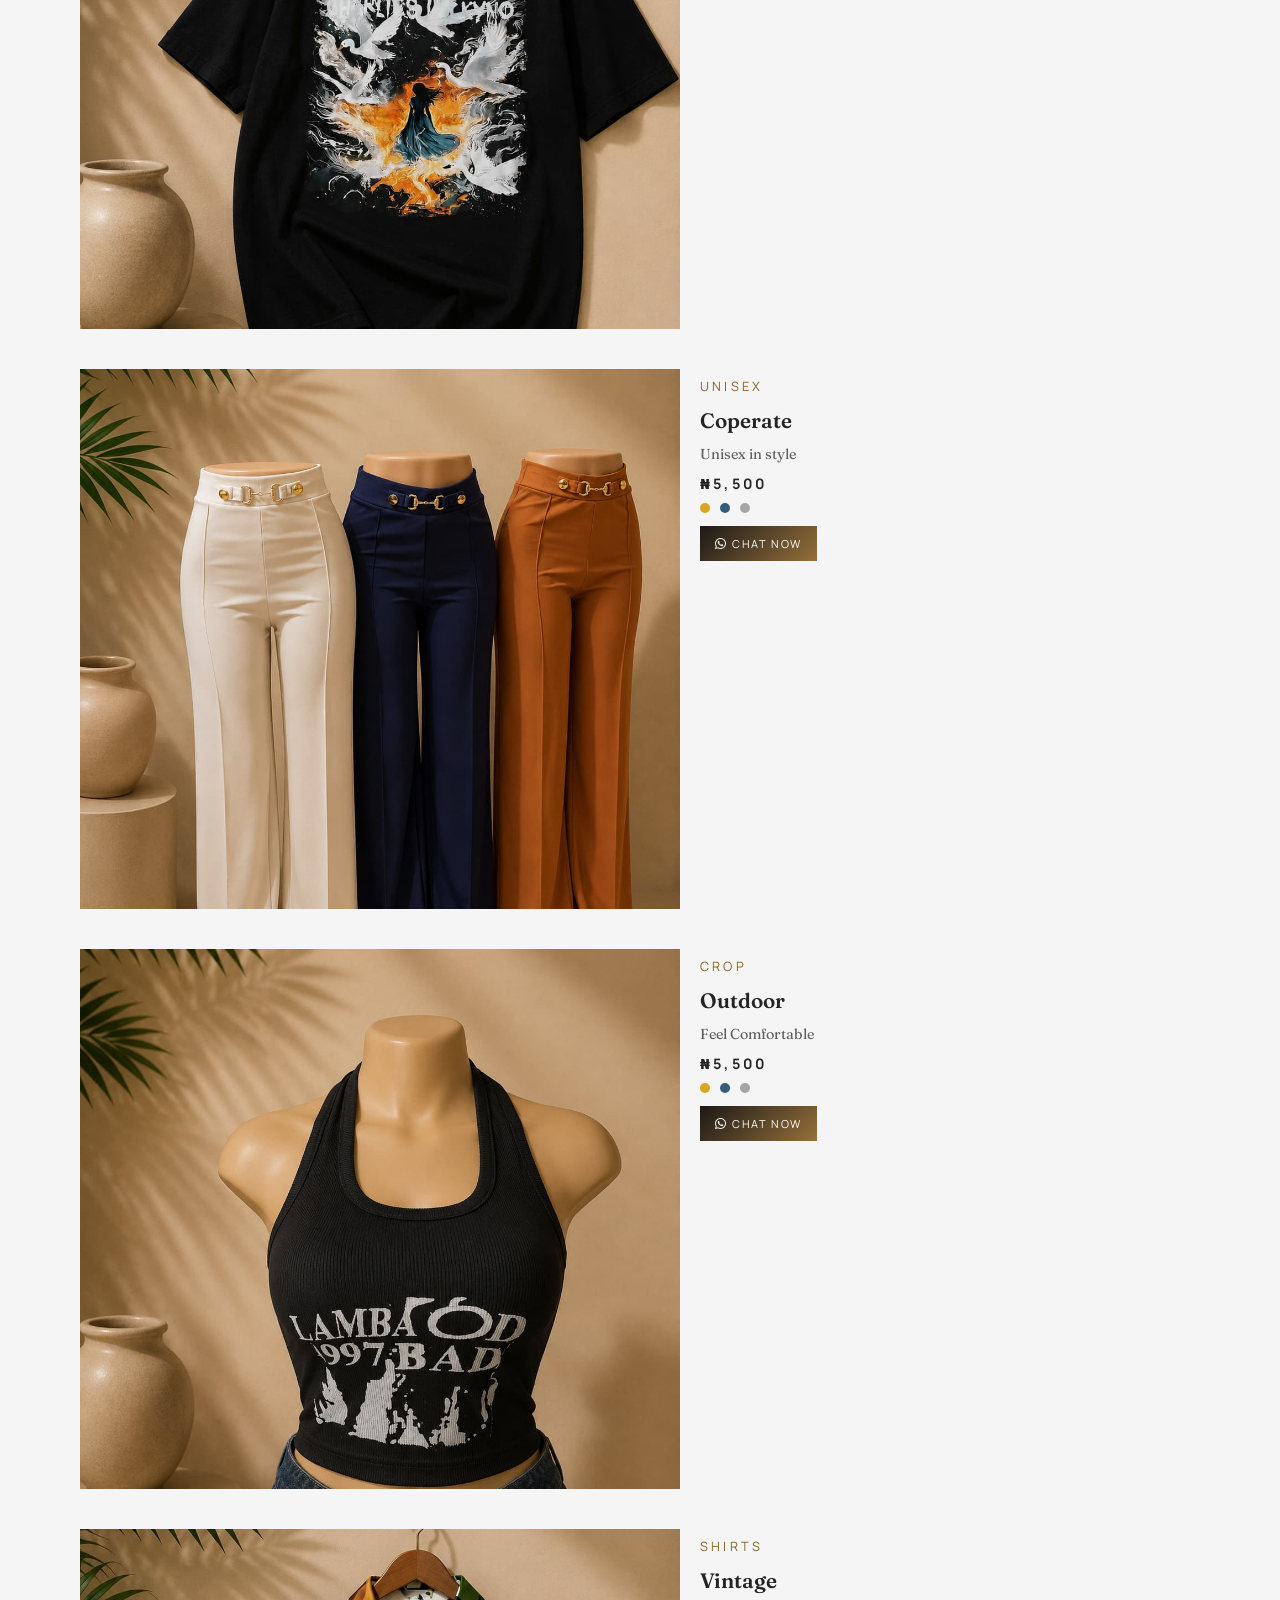
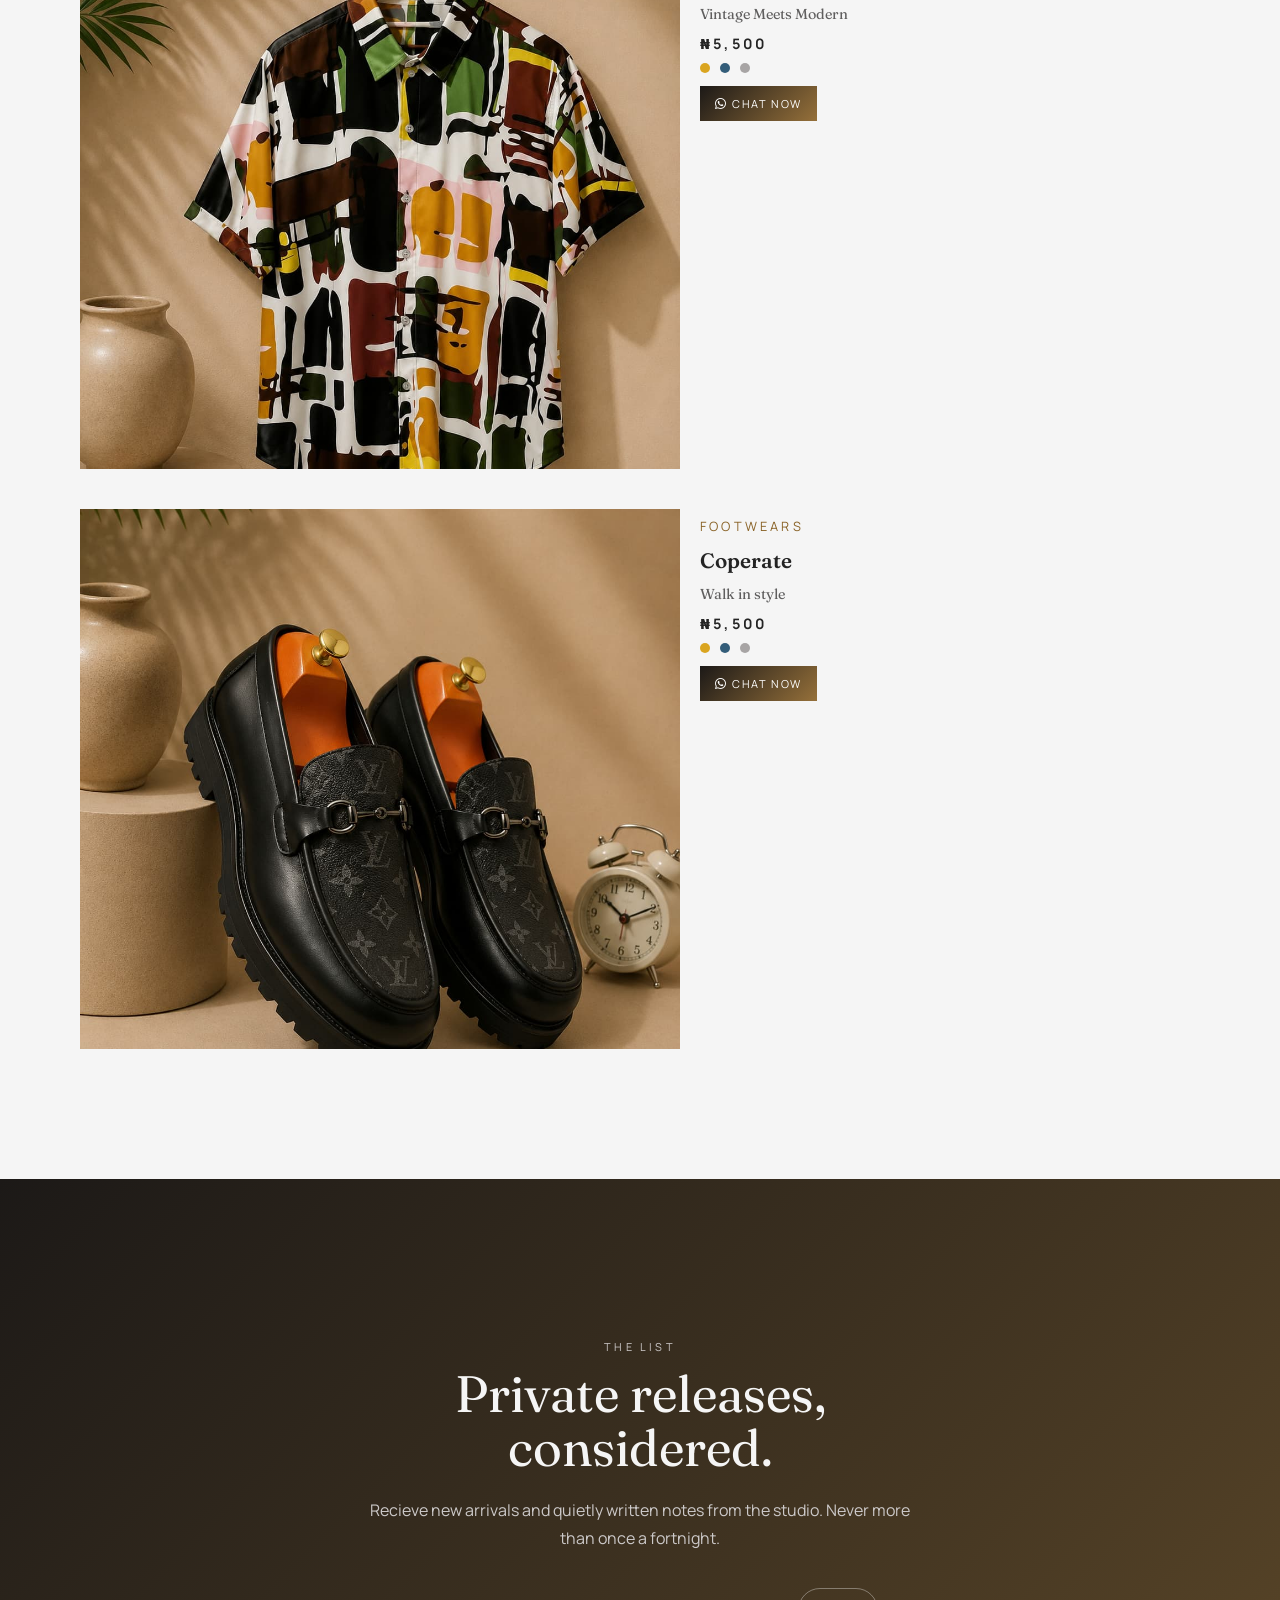
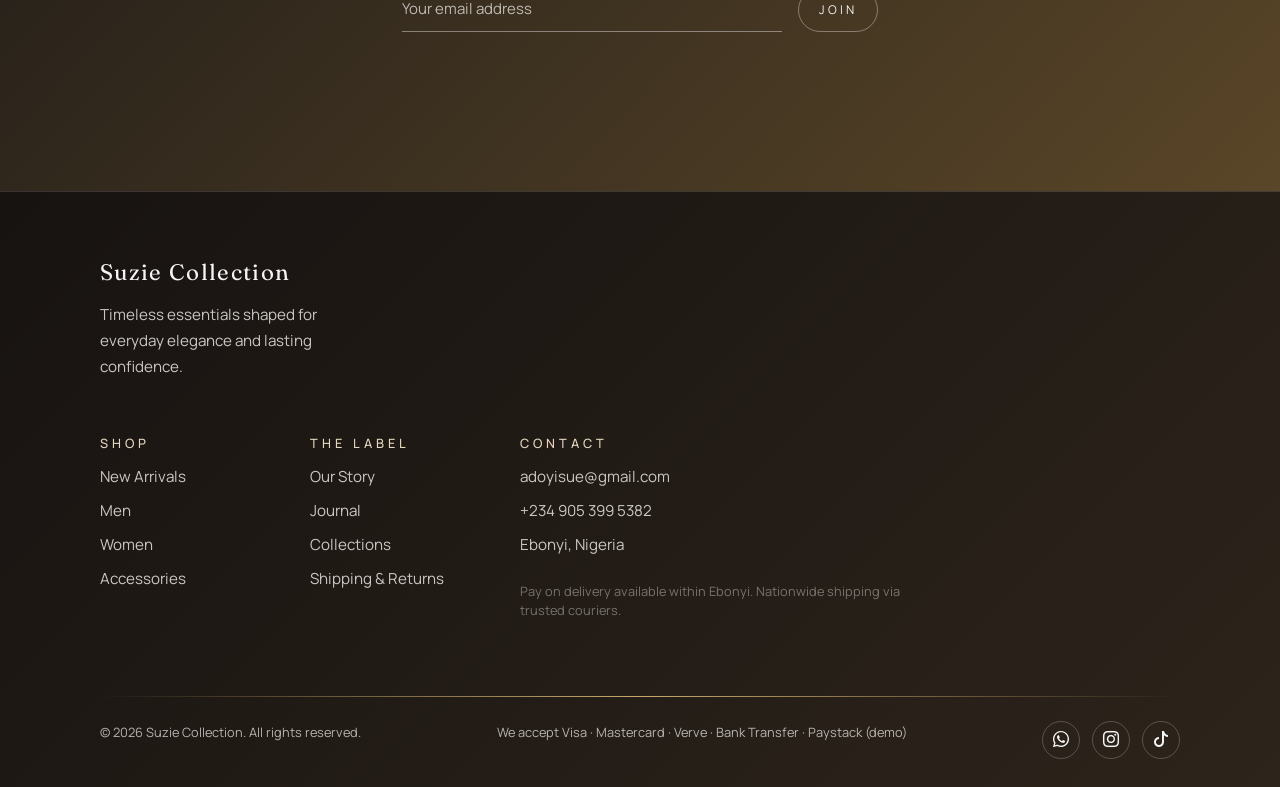
<file: shop.html>
<!DOCTYPE html>
<html lang="en">

<head>
    <meta charset="UTF-8">
    <meta name="theme-color" content="#413421">
    <meta name="viewport" content="width=device-width, initial-scale=1.0">
    <meta name="description"
        content="Shop stylish clothing and apparel for men, women, and kids. Discover everyday essentials, trend-led fashion, and quality pieces for every season.">
    <meta name="keywords"
        content="clothing, apparel, fashion, online clothing store, men's clothing, women's clothing, kids clothing, trendy outfits, casual wear, seasonal fashion">
    <title>Suzie Collections - Shop</title>

    <!-- Bootstrap 5 CSS -->
    <link href="https://cdn.jsdelivr.net/npm/bootstrap@5.3.8/dist/css/bootstrap.min.css" rel="stylesheet" />

    <!-- Google Fonts Manrope-->
    <link
        href="https://fonts.googleapis.com/css2?family=Manrope:wght@200..800&family=Playfair+Display:wght@400..900&display=swap"
        rel="stylesheet">


    <!-- Google Fonts Playfair Display-->
    <link href="https://fonts.googleapis.com/css2?family=Playfair+Display:wght@400;500;600;700;800;900&display=swap"
        rel="stylesheet">


    <!-- Google Fonts Fraunces-->
    <link href="https://fonts.googleapis.com/css2?family=Fraunces:opsz,wght@9..144,100..900&display=swap"
        rel="stylesheet">


    <!-- Bootstrap Icons -->
    <link rel="stylesheet" href="https://cdn.jsdelivr.net/npm/bootstrap-icons@1.13.1/font/bootstrap-icons.min.css">

    <!-- CSS Stylesheet -->
    <link rel="stylesheet" href="comeback\css\shop.css">
</head>

<body>

    <!-- Preheader Section -->

    <div class="pre-header">
        <p>
            Complimentary Delivery on all orders over $50. New Season - Now available
        </p>

        <div>
            Complimentary Delivery on all orders.
        </div>
    </div>


    <!-- Scroll to top btn -->

    <div class="scroll-top-btn" id="scroll-top-btn">
        <div class="scroll-top-icon">
            <i class="bi bi-chevron-up"></i>
        </div>
    </div>


    <!-- Header Section -->


    <header class="header">

        <div class="menu-bar" data-bs-toggle="offcanvas" data-bs-target="#menu">
            <i class="bi bi-list" id="menu-icon"></i>
        </div>

        <ul>
            <li><a href="shop.html"> Shop </a></li>
            <li><a href="collection.html">Collections</a></li>
            <li><a href="journals.html">Journals</a></li>
            <li><a href="about.html" class="about">About</a></li>
        </ul>

        <div class="logo">
            <a href="index.html" class="logo-link">
                Suzie Collection
            </a>
        </div>

        <div class="icon-header">
            <a href="#"><i class="bi bi-search"></i></a>
            <a href="#"><i class="bi bi-person"></i></a>
            <a href="#"><i class="bi bi-cart"></i></a>
        </div>
    </header>


    <!-- Shop Heading -->

    <div class="shop-heading-container">

        <div class="shop-heading">
            Shop
        </div>

        <div class="shop-heading2">
            The Collection
        </div>

        <div class="shop-heading3">
            Considered pieces across tees, shirts, tailoring, knitwear and outerwear. Built to wear today — and for
            years after.
        </div>

        <div class="line-demacator"></div>
    </div>




    <!--Shop Sidebar -->

    <div class="sidebar-container" id="sidebar">
        <aside class="category">
            <div class="category-head">
                Category
            </div>
            <div class="items">
                <div class="">
                    <input type="radio" aria-label="shirt" class="me-1"> Shirt
                </div>
                <div class="">
                    <input type="radio" aria-label="trouser" class="me-1"> Trousers
                </div>
                <div class="">
                    <input type="radio" aria-label="outwears" class="me-1"> Outwears
                </div>
                <div class="">
                    <input type="radio" aria-label="night wears" class="me-1"> Nighties
                </div>
                <div class="">
                    <input type="radio" aria-label="Face Caps" class="me-1"> Face Caps
                </div>
                <div class="">
                    <input type="radio" aria-label="Polo" class="me-1"> Polo
                </div>
                <div class="">
                    <input type="radio" aria-label="Accessories" class="me-1"> Accessories
                </div>
            </div>
            <div class="size-head">
                Size

                <div class="size-types">
                    <div class="size-category">XS</div>
                    <div class="size-category">S</div>
                    <div class="size-category">M</div>
                    <div class="size-category">L</div>
                    <div class="size-category">XL</div>
                    <div class="size-category">XXL</div>
                </div>
            </div>

            <div class="color-head">
                Colour

                <div class="color-types">
                    <div class="color-row-1"></div>
                    <div class="color-row-2"></div>
                    <div class="color-row-3"></div>
                    <div class="color-row-4"></div>
                    <div class="color-row-5"></div>
                    <div class="color-row-6"></div>
                    <div class="color-row-7"></div>
                    <div class="color-row-8"></div>
                </div>
            </div>

            <div class="price-head">
                Price
            </div>
            <div class="" id="items">
                <div class="">
                    <input type="radio" aria-label="shirt" class="me-1">Under ₦50,000
                </div>
                <div class="">
                    <input type="radio" aria-label="shirt" class="me-1">₦100,000 - ₦200,000
                </div>
                <div class="">
                    <input type="radio" aria-label="shirt" class="me-1">Over ₦200,000
                </div>
            </div>

        </aside>
    </div>







    <!-- Shop Content -->

    <div class="recently-added-container">

        <!-- First Recent Card -->

        <div class="recently-added-card">
            <div class="recently-added-wrapper">
                <div class="recently-added-image">

                </div>
            </div>

            <div class="text-overlay">
                <div class="product-title">
                    New
                </div>
            </div>
        </div>

        <div class="recently-added-info">
            <div class="recently-added-product-subtitle">
                Shirts
            </div>
            <div class="recently-added-product-title">
                Vintage
            </div>
            <div class="recently-added-product-title-description">
                Vintage Meets Modern
            </div>
            <div class="recently-added-price">
                ₦8,500
            </div>
            <div class="recently-added-colors">
                <div class="color-1"></div>
                <div class="color-2"></div>
                <div class="color-3"></div>
            </div>
            <div class="recently-added-chat-btn">
                <a href="https://wa.me/2349053995382?text=Hello%20there,%20I%20am%20interested%20in%20the%20Vintage%20Shirt"
                    target="_blank">
                    <i class="bi bi-whatsapp" style="margin-right: 1px;"></i> Chat Now
                </a>
            </div>
        </div>

    </div>


    <div class="recently-added-container2">

        <!-- Second Recent Card -->

        <div class="recently-added-card-2">
            <div class="recently-added-wrapper-2">
                <div class="recently-added-image-2">

                </div>
            </div>

            <div class="text-overlay">
                <div class="product-title">
                    New
                </div>
            </div>
        </div>

        <div class="recently-added-info">
            <div class="recently-added-product-subtitle">
                Footwears
            </div>
            <div class="recently-added-product-title">
                GIY tm
            </div>
            <div class="recently-added-product-title-description">
                Walk In Luxury
            </div>
            <div class="recently-added-price">
                ₦55,000
            </div>
            <div class="recently-added-colors">
                <div class="color-4"></div>
                <div class="color-5"></div>
                <div class="color-6"></div>
            </div>
            <div class="recently-added-chat-btn">
                <a href="https://wa.me/2349053995382?text=Hello%20there,%20I%20am%20interested%20in%20the%20GIY%20tm"
                    target="_blank">
                    <i class="bi bi-whatsapp" style="margin-right: 1px;"></i> Chat Now
                </a>
            </div>
        </div>
    </div>



    <!-- Third Recent Card -->


    <div class="recently-added-container3">

        <div class="recently-added-card-3">
            <div class="recently-added-wrapper-3">
                <div class="recently-added-image-3">

                </div>
            </div>

            <div class="text-overlay">
                <div class="product-title">
                    New
                </div>
            </div>
        </div>

        <div class="recently-added-info">
            <div class="recently-added-product-subtitle">
                Gowns
            </div>
            <div class="recently-added-product-title">
                Maxi Gowns
            </div>
            <div class="recently-added-product-title-description">
                Style the party
            </div>
            <div class="recently-added-price">
                ₦11,500
            </div>
            <div class="recently-added-colors">
                <div class="color-7"></div>
                <div class="color-8"></div>
                <div class="color-9"></div>
            </div>
            <div class="recently-added-chat-btn">
                <a href="https://wa.me/2349053995382?text=Hello%20there,%20I%20am%20interested%20in%20the%20Maxi%20Gowns"
                    target="_blank">
                    <i class="bi bi-whatsapp" style="margin-right: 1px;"></i> Chat Now
                </a>
            </div>
        </div>

    </div>



    <!-- Fourth Container -->


    <div class="recently-added-container4">

        <div class="recently-added-card-4">
            <div class="recently-added-wrapper-4">
                <div class="recently-added-image-4">

                </div>
            </div>

            <div class="text-overlay">
                <div class="product-title">
                    New
                </div>
            </div>
        </div>

        <div class="recently-added-info">
            <div class="recently-added-product-subtitle">
                Jewelry
            </div>
            <div class="recently-added-product-title">
                Necklace
            </div>
            <div class="recently-added-product-title-description">
                look like gold
            </div>
            <div class="recently-added-price">
                ₦5,500
            </div>
            <div class="recently-added-colors">
                <div class="color-10"></div>
                <div class="color-11"></div>
                <div class="color-12"></div>
            </div>
            <div class="recently-added-chat-btn">
                <a href="https://wa.me/2349053995382?text=Hello%20there,%20I%20am%20interested%20in%20the%20Necklace"
                    target="_blank">
                    <i class="bi bi-whatsapp" style="margin-right: 1px;"></i> Chat Now
                </a>
            </div>
        </div>
    </div>


    <!-- Fifth Container -->


    <div class="recently-added-container5">

        <div class="recently-added-card-5">
            <div class="recently-added-wrapper-5">
                <div class="recently-added-image-5">

                </div>
            </div>

            <div class="text-overlay">
                <div class="product-title">
                    Shorts
                </div>
            </div>
        </div>

        <div class="recently-added-info">
            <div class="recently-added-product-subtitle">
                Shorts
            </div>
            <div class="recently-added-product-title">
                Casuals
            </div>
            <div class="recently-added-product-title-description">
                part of the trend
            </div>
            <div class="recently-added-price">
                ₦5,500
            </div>
            <div class="recently-added-colors">
                <div class="color-10"></div>
                <div class="color-11"></div>
                <div class="color-12"></div>
            </div>
            <div class="recently-added-chat-btn">
                <a href="https://wa.me/2349053995382?text=Hello%20there,%20I%20am%20interested%20in%20the%20Shorts"
                    target="_blank">
                    <i class="bi bi-whatsapp" style="margin-right: 1px;"></i> Chat Now
                </a>
            </div>
        </div>
    </div>



    <!-- Sixth Container -->


    <div class="recently-added-container6">

        <div class="recently-added-card-6">
            <div class="recently-added-wrapper-6">
                <div class="recently-added-image-6">

                </div>
            </div>

            <div class="text-overlay">
                <div class="product-title">
                    Coperate
                </div>
            </div>
        </div>

        <div class="recently-added-info">
            <div class="recently-added-product-subtitle">
                Footwears
            </div>
            <div class="recently-added-product-title">
                Coperate
            </div>
            <div class="recently-added-product-title-description">
                Premium Leather
            </div>
            <div class="recently-added-price">
                ₦5,500
            </div>
            <div class="recently-added-colors">
                <div class="color-10"></div>
                <div class="color-11"></div>
                <div class="color-12"></div>
            </div>
            <div class="recently-added-chat-btn">
                <a href="https://wa.me/2349053995382?text=Hello%20there,%20I%20am%20interested%20in%20the%20Coperate%20footwear"
                    target="_blank">
                    <i class="bi bi-whatsapp" style="margin-right: 1px;"></i> Chat Now
                </a>
            </div>
        </div>
    </div>


    <!-- Seventh Container -->


    <div class="recently-added-container7">

        <div class="recently-added-card-7">
            <div class="recently-added-wrapper-7">
                <div class="recently-added-image-7">

                </div>
            </div>

            <div class="text-overlay">
                <div class="product-title">
                    Gowns
                </div>
            </div>
        </div>

        <div class="recently-added-info">
            <div class="recently-added-product-subtitle">
                Gowns
            </div>
            <div class="recently-added-product-title">
                Outings
            </div>
            <div class="recently-added-product-title-description">
                Style the Party
            </div>
            <div class="recently-added-price">
                ₦5,500
            </div>
            <div class="recently-added-colors">
                <div class="color-10"></div>
                <div class="color-11"></div>
                <div class="color-12"></div>
            </div>
            <div class="recently-added-chat-btn">
                <a href="https://wa.me/2349053995382?text=Hello%20there,%20I%20am%20interested%20in%20the%20Outing%20Gowns"
                    target="_blank">
                    <i class="bi bi-whatsapp" style="margin-right: 1px;"></i> Chat Now
                </a>
            </div>
        </div>
    </div>



    <!-- Eight Container -->


    <div class="recently-added-container8">

        <div class="recently-added-card-8">
            <div class="recently-added-wrapper-8">
                <div class="recently-added-image-8">

                </div>
            </div>

            <div class="text-overlay">
                <div class="product-title">
                    Gowns
                </div>
            </div>
        </div>

        <div class="recently-added-info">
            <div class="recently-added-product-subtitle">
                Gowns
            </div>
            <div class="recently-added-product-title">
                Outings
            </div>
            <div class="recently-added-product-title-description">
                Style the Party
            </div>
            <div class="recently-added-price">
                ₦5,500
            </div>
            <div class="recently-added-colors">
                <div class="color-10"></div>
                <div class="color-11"></div>
                <div class="color-12"></div>
            </div>
            <div class="recently-added-chat-btn">
                <a href="https://wa.me/2349053995382?text=Hello%20there,%20I%20am%20interested%20in%20the%20Outing%20Gowns"
                    target="_blank">
                    <i class="bi bi-whatsapp" style="margin-right: 1px;"></i> Chat Now
                </a>
            </div>
        </div>
    </div>




    <!-- nineth Container -->


    <div class="recently-added-container9">

        <div class="recently-added-card-9">
            <div class="recently-added-wrapper-9">
                <div class="recently-added-image-9">

                </div>
            </div>

            <div class="text-overlay">
                <div class="product-title">
                    Luxury Bags
                </div>
            </div>
        </div>

        <div class="recently-added-info">
            <div class="recently-added-product-subtitle">
                Bags
            </div>
            <div class="recently-added-product-title">
                Vacation
            </div>
            <div class="recently-added-product-title-description">
                Move with comfort
            </div>
            <div class="recently-added-price">
                ₦5,500
            </div>
            <div class="recently-added-colors">
                <div class="color-10"></div>
                <div class="color-11"></div>
                <div class="color-12"></div>
            </div>
            <div class="recently-added-chat-btn">
                <a href="https://wa.me/2349053995382?text=Hello%20there,%20I%20am%20interested%20in%20the%20Vacation%20Bags"
                    target="_blank">
                    <i class="bi bi-whatsapp" style="margin-right: 1px;"></i> Chat Now
                </a>
            </div>
        </div>
    </div>






    <!-- Tenth Container -->


    <div class="recently-added-container10">

        <div class="recently-added-card-10">
            <div class="recently-added-wrapper-10">
                <div class="recently-added-image-10">

                </div>
            </div>

            <div class="text-overlay">
                <div class="product-title">
                    Gowns
                </div>
            </div>
        </div>

        <div class="recently-added-info">
            <div class="recently-added-product-subtitle">
                Gowns
            </div>
            <div class="recently-added-product-title">
                Picnic
            </div>
            <div class="recently-added-product-title-description">
                Relax deeply
            </div>
            <div class="recently-added-price">
                ₦5,500
            </div>
            <div class="recently-added-colors">
                <div class="color-10"></div>
                <div class="color-11"></div>
                <div class="color-12"></div>
            </div>
            <div class="recently-added-chat-btn">
                <a href="https://wa.me/2349053995382?text=Hello%20there,%20I%20am%20interested%20in%20the%20Picnic%20Gowns"
                    target="_blank">
                    <i class="bi bi-whatsapp" style="margin-right: 1px;"></i> Chat Now
                </a>
            </div>
        </div>
    </div>






    <!-- Eleventh Container -->


    <div class="recently-added-container11">

        <div class="recently-added-card-11">
            <div class="recently-added-wrapper-11">
                <div class="recently-added-image-11">

                </div>
            </div>

            <div class="text-overlay">
                <div class="product-title">
                    Polo
                </div>
            </div>
        </div>

        <div class="recently-added-info">
            <div class="recently-added-product-subtitle">
                Polo
            </div>
            <div class="recently-added-product-title">
                Casuals
            </div>
            <div class="recently-added-product-title-description">
                Shake the streets
            </div>
            <div class="recently-added-price">
                ₦5,500
            </div>
            <div class="recently-added-colors">
                <div class="color-10"></div>
                <div class="color-11"></div>
                <div class="color-12"></div>
            </div>
            <div class="recently-added-chat-btn">
                <a href="https://wa.me/2349053995382?text=Hello%20there,%20I%20am%20interested%20in%20the%20Casual%20Polo"
                    target="_blank">
                    <i class="bi bi-whatsapp" style="margin-right: 1px;"></i> Chat Now
                </a>
            </div>
        </div>
    </div>





    <!-- Twelveth Container -->


    <div class="recently-added-container12">

        <div class="recently-added-card-12">
            <div class="recently-added-wrapper-12">
                <div class="recently-added-image-12">

                </div>
            </div>

            <div class="text-overlay">
                <div class="product-title">
                    Unisex
                </div>
            </div>
        </div>

        <div class="recently-added-info">
            <div class="recently-added-product-subtitle">
                Unisex
            </div>
            <div class="recently-added-product-title">
                Coperate
            </div>
            <div class="recently-added-product-title-description">
                Unisex in style
            </div>
            <div class="recently-added-price">
                ₦5,500
            </div>
            <div class="recently-added-colors">
                <div class="color-10"></div>
                <div class="color-11"></div>
                <div class="color-12"></div>
            </div>
            <div class="recently-added-chat-btn">
                <a href="https://wa.me/2349053995382?text=Hello%20there,%20I%20am%20interested%20in%20the%20Unisex%20Wears"
                    target="_blank">
                    <i class="bi bi-whatsapp" style="margin-right: 1px;"></i> Chat Now
                </a>
            </div>
        </div>
    </div>






    <!-- Thirteenth Container -->


    <div class="recently-added-container13">

        <div class="recently-added-card-13">
            <div class="recently-added-wrapper-13">
                <div class="recently-added-image-13">

                </div>
            </div>

            <div class="text-overlay">
                <div class="product-title">
                    Crop-Top
                </div>
            </div>
        </div>

        <div class="recently-added-info">
            <div class="recently-added-product-subtitle">
                Crop
            </div>
            <div class="recently-added-product-title">
                Outdoor
            </div>
            <div class="recently-added-product-title-description">
                Feel Comfortable
            </div>
            <div class="recently-added-price">
                ₦5,500
            </div>
            <div class="recently-added-colors">
                <div class="color-10"></div>
                <div class="color-11"></div>
                <div class="color-12"></div>
            </div>
            <div class="recently-added-chat-btn">
                <a href="https://wa.me/2349053995382?text=Hello%20there,%20I%20am%20interested%20in%20the%20Crop-Top"
                    target="_blank">
                    <i class="bi bi-whatsapp" style="margin-right: 1px;"></i> Chat Now
                </a>
            </div>
        </div>
    </div>






    <!-- Fourteenth Container -->


    <div class="recently-added-container14">

        <div class="recently-added-card-14">
            <div class="recently-added-wrapper-14">
                <div class="recently-added-image-14">

                </div>
            </div>

            <div class="text-overlay">
                <div class="product-title">
                    Vintage
                </div>
            </div>
        </div>

        <div class="recently-added-info">
            <div class="recently-added-product-subtitle">
                Shirts
            </div>
            <div class="recently-added-product-title">
                Vintage
            </div>
            <div class="recently-added-product-title-description">
                Vintage Meets Modern
            </div>
            <div class="recently-added-price">
                ₦5,500
            </div>
            <div class="recently-added-colors">
                <div class="color-10"></div>
                <div class="color-11"></div>
                <div class="color-12"></div>
            </div>
            <div class="recently-added-chat-btn">
                <a href="https://wa.me/2349053995382?text=Hello%20there,%20I%20am%20interested%20in%20the%20Vintage%20Shirts"
                    target="_blank">
                    <i class="bi bi-whatsapp" style="margin-right: 1px;"></i> Chat Now
                </a>
            </div>
        </div>
    </div>




    <!-- Fifteenth Container -->


    <div class="recently-added-container15">

        <div class="recently-added-card-15">
            <div class="recently-added-wrapper-15">
                <div class="recently-added-image-15">

                </div>
            </div>

            <div class="text-overlay">
                <div class="product-title">
                    Coperate
                </div>
            </div>
        </div>

        <div class="recently-added-info">
            <div class="recently-added-product-subtitle">
                Footwears
            </div>
            <div class="recently-added-product-title">
                Coperate
            </div>
            <div class="recently-added-product-title-description">
                Walk in style
            </div>
            <div class="recently-added-price">
                ₦5,500
            </div>
            <div class="recently-added-colors">
                <div class="color-10"></div>
                <div class="color-11"></div>
                <div class="color-12"></div>
            </div>
            <div class="recently-added-chat-btn">
                <a href="https://wa.me/2349053995382?text=Hello%20there,%20I%20am%20interested%20in%20the%20Coperate%20footwears"
                    target="_blank">
                    <i class="bi bi-whatsapp" style="margin-right: 1px;"></i> Chat Now
                </a>
            </div>
        </div>
    </div>






    <!-- Email subscription section -->


    <section class="email-subscription-container">
        <div class="email-subscription-content">
            <div class="email-subhead">
                The List
            </div>

            <div class="email-head">
                Private releases, considered.
            </div>

            <div class="email-detail">
                Recieve new arrivals and quietly written notes from the studio. Never more <br>than once a
                fortnight.
            </div>

            <form>
                <div class="email-input">
                    <input type="email" class="email-input-box" placeholder="Your email address" required>
                </div>
                <button class="submit-btn">
                    <a href="mailto:adoyicollins35@gmail.com" class="submit-link">
                        Join
                    </a>
                </button>
            </form>
        </div>
    </section>



    <!-- Footer Section -->

    <footer class="footer">

        <div class="footer-top">
            <div class="footer-brand">
                <a href="#" class="footer-logo">Suzie Collection</a>
                <p>Timeless essentials shaped for everyday elegance and lasting confidence.</p>
            </div>

            <div class="footer-links">
                <div class="footer-column">
                    <h4>Shop</h4>
                    <ul>
                        <li><a href="#">New Arrivals</a></li>
                        <li><a href="#">Men</a></li>
                        <li><a href="#">Women</a></li>
                        <li><a href="#">Accessories</a></li>
                    </ul>
                </div>

                <div class="footer-column">
                    <h4>The Label</h4>
                    <ul>
                        <li><a href="about.html">Our Story</a></li>
                        <li><a href="journals.html">Journal</a></li>
                        <li><a href="collection.html">Collections</a></li>
                        <li><a href="shop.html">Shipping &amp; Returns</a></li>
                    </ul>
                </div>

                <div class="footer-column">
                    <h4>Contact</h4>
                    <ul>
                        <li><a href="mailto:adoyisue@gmail.com">adoyisue@gmail.com</a></li>
                        <li><a href="sms:+2349053995382?body=Hello%20there">+234 905 399 5382</a></li>
                        <li><a href="#">Ebonyi, Nigeria</a></li>
                    </ul>

                    <p>Pay on delivery available within Ebonyi. Nationwide shipping via trusted couriers.</p>
                </div>
            </div>
        </div>

        <div class="line2"></div>




        <div class="footer-bottom">
            <p>© 2026 Suzie Collection. All rights reserved.</p>
            <p>We accept Visa · Mastercard · Verve · Bank Transfer · Paystack (demo)</p>
            <div class="footer-socials">
                <a href="https://wa.me/2349053995382" target="_blank" aria-label="WhatsApp"><i
                        class="bi bi-whatsapp"></i></a>
                <a href="#" aria-label="Instagram"><i class="bi bi-instagram"></i></a>
                <a href="#" aria-label="Pinterest"><i class="bi bi-tiktok"></i></a>
            </div>
        </div>
    </footer>





    <!-- Navigation Bar -->


    <div class="offcanvas offcanvas-start" id="menu">
        <div class="offcanvas-header">
            <div class="offcanvas-title">
                <a href="index.html">
                    Suzie Collection
                </a>
            </div>
            <button class="offcanvas-close" type="button" data-bs-dismiss="offcanvas" aria-label="Close navigation">
                <i class="bi bi-chevron-left"></i>
            </button>
        </div>

        <div class="offcanvas-body">
            <div class="nav-1" id="nav-1">
                <a href="shop.html">
                    <i class="bi bi-bag"></i>
                    <span>Shop</span>
                </a>
            </div>

            <div class="nav-1">
                <a href="collection.html">
                    <i class="bi bi-grid"></i>
                    <span>Collections</span>
                </a>
            </div>

            <div class="nav-1">
                <a href="journals.html">
                    <i class="bi bi-journal-text"></i>
                    <span>Journals</span>
                </a>
            </div>

            <div class="nav-1">
                <a href="about.html">
                    <i class="bi bi-info-circle"></i>
                    <span>About</span>
                </a>
            </div>

            <div class="nav-1">
                <a href="https://wa.me/2349053995382" target="_blank">
                    <i class="bi bi-whatsapp"></i>
                    <span>Chat</span>
                    <div class="verified-pulse"></div>
                </a>
            </div>

            <div id="line-demacator"></div>

            <div class="nav-1" id="shipping">
                <a href="#">
                    <i class="bi bi-truck"></i>
                    <span>Shipping & Returns</span>
                </a>
            </div>



            <div class="nav-1">
                <a href="#">
                    <i class="bi bi-cash-stack"></i>
                    <span>Payment on Delivery</span>
                </a>
            </div>

            <div class="nav-1">
                <a href="#">
                    <i class="bi bi-envelope"></i>
                    <span>Contact Mail</span>
                </a>
            </div>

        </div>


    </div>







    <script src="https://cdn.jsdelivr.net/npm/bootstrap@5.3.8/dist/js/bootstrap.bundle.min.js"></script>

    <script src="index.js"></script>
</body>

</html>
</file>
<file: comeback/css/style.css>
* {
  -webkit-box-sizing: border-box;
          box-sizing: border-box;
  margin: 0;
  padding: 0;
}

html {
  scroll-behavior: smooth;
  scrollbar-width: thin;
  scrollbar-color: rgba(145, 111, 60, 0.6) rgba(245, 245, 245, 0.9);
}

body {
  background-color: whitesmoke;
  scrollbar-width: thin;
  scrollbar-color: rgba(145, 111, 60, 0.6) rgba(245, 245, 245, 0.9);
}

::-webkit-scrollbar {
  width: 10px;
}

::-webkit-scrollbar-track {
  background: rgba(245, 245, 245, 0.9);
}

::-webkit-scrollbar-thumb {
  background: -webkit-gradient(linear, left top, left bottom, from(rgba(145, 111, 60, 0.75)), to(rgba(92, 69, 34, 0.9)));
  background: linear-gradient(180deg, rgba(145, 111, 60, 0.75), rgba(92, 69, 34, 0.9));
  border-radius: 999px;
  border: 2px solid rgba(245, 245, 245, 0.9);
}

::-webkit-scrollbar-thumb:hover {
  background: -webkit-gradient(linear, left top, left bottom, from(rgba(123, 94, 50, 0.9)), to(rgb(73, 52, 24)));
  background: linear-gradient(180deg, rgba(123, 94, 50, 0.9), rgb(73, 52, 24));
}

.pre-header p {
  color: rgb(204, 201, 201);
  font-family: "Manrope", ui-sans-serif, system-ui, sans-serif;
  text-align: center;
  text-transform: uppercase;
  letter-spacing: 0.2rem;
  font-size: 11px;
  background: linear-gradient(135deg, #1C1917 0%, #5a4628 100%);
  top: 0;
  padding: 10px 0px;
  font-weight: 700;
  overflow: hidden;
  -webkit-transition: all 0.5s ease;
  transition: all 0.5s ease;
}

header {
  display: -webkit-box;
  display: -ms-flexbox;
  display: flex;
  -webkit-box-pack: center;
      -ms-flex-pack: center;
          justify-content: center;
  -webkit-box-align: center;
      -ms-flex-align: center;
          align-items: center;
  gap: 200px;
  padding: 10px 0px;
  position: fixed;
  top: 35px;
  width: 100%;
  z-index: 1000;
  background: whitesmoke;
}
header .menu-bar {
  display: none;
}
header ul {
  display: -webkit-box;
  display: -ms-flexbox;
  display: flex;
  -webkit-box-pack: center;
      -ms-flex-pack: center;
          justify-content: center;
  -webkit-box-align: center;
      -ms-flex-align: center;
          align-items: center;
  gap: 40px;
}
header li {
  list-style: none;
}
header a {
  color: rgb(36, 36, 36);
  text-decoration: none;
  text-transform: uppercase;
  font-weight: 500;
  font-size: 11px;
  font-family: "Manrope", ui-sans-serif, system-ui, sans-serif;
  letter-spacing: 0.2rem;
}
header a .about {
  margin-right: 20px;
}
header .logo {
  font-family: Fraunces, ui-serif, Georgia, serif;
  font-weight: 700;
  color: rgb(36, 36, 36);
}
header .logo .logo-link {
  font-family: Fraunces, ui-serif, Georgia, serif;
  text-decoration: none;
  background: linear-gradient(135deg, #1C1917 0%, #5a4628 100%);
  -webkit-background-clip: text;
          background-clip: text;
  color: transparent;
  font-size: 16px;
  margin-right: 250px;
}
header .icon-header {
  display: -webkit-box;
  display: -ms-flexbox;
  display: flex;
  -webkit-box-pack: center;
      -ms-flex-pack: center;
          justify-content: center;
  -webkit-box-align: center;
      -ms-flex-align: center;
          align-items: center;
  gap: 25px;
}
header .icon-header a {
  color: rgb(36, 36, 36);
  text-decoration: none;
  font-size: 20px;
}

main {
  background: url("../../images/hero-img.jpg") center/cover no-repeat;
  min-height: 100vh;
  width: 100%;
  -webkit-transition: all 0.7s ease;
  transition: all 0.7s ease;
  position: relative;
}
main:hover {
  background: url("../../images/hero-img2.jpg") center/cover no-repeat;
  min-height: 100vh;
  width: 100%;
  position: relative;
}
main .scroll-top-btn {
  position: fixed;
  bottom: 2%;
  right: 2%;
  z-index: 100;
  background: rgba(65, 52, 33, 0.7);
  color: whitesmoke;
  backdrop-filter: blur(20px);
  cursor: pointer;
  width: 60px;
  height: 60px;
  border-radius: 50%;
  display: -webkit-box;
  display: -ms-flexbox;
  display: flex;
  -webkit-box-pack: center;
      -ms-flex-pack: center;
          justify-content: center;
  -webkit-box-align: center;
      -ms-flex-align: center;
          align-items: center;
  opacity: 0;
  -webkit-box-shadow: 0 2px 8px rgba(0, 0, 0, 0.08);
          box-shadow: 0 2px 8px rgba(0, 0, 0, 0.08);
  -webkit-transition: all 0.5s ease;
  transition: all 0.5s ease;
}
main .scroll-top-btn .scroll-top-icon {
  color: whitesmoke;
  display: -webkit-box;
  display: -ms-flexbox;
  display: flex;
  -webkit-box-pack: center;
      -ms-flex-pack: center;
          justify-content: center;
  -webkit-box-align: center;
      -ms-flex-align: center;
          align-items: center;
  font-size: 25px;
}
main .scroll-top-btn:hover {
  background: rgba(65, 52, 33, 0.9);
}
main .scroll-top-btn.visible {
  opacity: 1;
  -webkit-transform: translateY(-50%);
          transform: translateY(-50%);
}
main .hero-texts {
  position: absolute;
  top: 20%;
  left: 7%;
}
main .hero-texts .hero-texts-1 {
  font-family: "Manrope", ui-sans-serif, system-ui, sans-serif;
  letter-spacing: 0.19rem;
  color: rgba(245, 243, 239, 0.8);
  font-weight: 500;
  font-size: 13px;
}
main .hero-texts .hero-texts-2 {
  color: whitesmoke;
  font-family: Fraunces, ui-serif, Georgia, serif;
  font-weight: 500;
  font-size: 100px;
  width: 60%;
  line-height: 1.1;
}
main .hero-texts .hero-texts-3 {
  color: rgba(245, 243, 239, 0.8);
  font-weight: 500;
  font-size: 16px;
  margin-top: 30px;
  font-family: "Manrope", ui-sans-serif, system-ui, sans-serif;
  width: 30%;
  line-height: 1.7;
}
main .hero-texts .hero-button-container {
  margin-top: 40px;
  display: -webkit-box;
  display: -ms-flexbox;
  display: flex;
  gap: 10px;
}
main .hero-texts .hero-button-container .hero-texts-btn, main .hero-texts .hero-button-container .hero-texts-btn2 {
  background-color: whitesmoke;
  color: rgb(36, 36, 36);
  padding: 15px 25px;
  text-decoration: none;
  text-transform: uppercase;
  font-family: "Manrope", ui-sans-serif, system-ui, sans-serif;
  font-weight: 500;
  letter-spacing: 0.2rem;
  font-size: 11px;
  border: none;
}
main .hero-texts .hero-button-container .hero-texts-btn:hover, main .hero-texts .hero-button-container .hero-texts-btn2:hover {
  background-color: rgb(204, 201, 201);
  color: rgb(36, 36, 36);
  -webkit-transition: all 0.3s ease-in-out;
  transition: all 0.3s ease-in-out;
}
main .hero-texts .hero-button-container .hero-texts-btn2 {
  backdrop-filter: blur(20px);
  padding: 14px 25px;
  background-color: transparent;
  color: whitesmoke;
  border: 1px solid whitesmoke;
}

.category-container {
  margin-top: 7%;
}
.category-container .category-section {
  padding: 0 80px;
}
.category-container .category-section .category-subhead, .category-container .category-section .most-loved-container .most-loved-section .most-loved-head-container .most-loved-second-heading, .most-loved-container .most-loved-section .most-loved-head-container .category-container .category-section .most-loved-second-heading, .category-container .category-section .rituals-container .rituals-section .rituals-head-container .rituals-second-heading, .rituals-container .rituals-section .rituals-head-container .category-container .category-section .rituals-second-heading, .category-container .category-section .new-arrivals-container .new-arrivals-section .new-arrivals-head-container .new-arrivals-second-heading, .new-arrivals-container .new-arrivals-section .new-arrivals-head-container .category-container .category-section .new-arrivals-second-heading, .category-container .category-section .category-head-container .category-second-heading a, .category-container .category-section .category-head-container .category-second-heading {
  font-family: "Manrope", ui-sans-serif, system-ui, sans-serif;
  letter-spacing: 0.2rem;
  color: rgb(95, 94, 94);
  font-weight: 500;
  font-size: 11.5px;
  text-transform: uppercase;
  margin-bottom: 14px;
}
.category-container .category-section .category-head-container {
  display: -webkit-box;
  display: -ms-flexbox;
  display: flex;
  -webkit-box-pack: justify;
      -ms-flex-pack: justify;
          justify-content: space-between;
  -webkit-box-align: end;
      -ms-flex-align: end;
          align-items: flex-end;
  margin-bottom: 26px;
}
.category-container .category-section .category-head-container .category-first-heading {
  font-size: clamp(2rem, 3vw, 3.2rem);
  font-family: Fraunces, ui-serif, Georgia, serif;
  font-weight: 500;
  background: linear-gradient(135deg, #1C1917 0%, #6f552f 100%);
  -webkit-background-clip: text;
          background-clip: text;
  color: transparent;
  letter-spacing: 0.01em;
}
.category-container .category-section .category-head-container .category-second-heading a {
  text-decoration: none;
  display: -webkit-inline-box;
  display: -ms-inline-flexbox;
  display: inline-flex;
  -webkit-box-align: center;
      -ms-flex-align: center;
          align-items: center;
  gap: 6px;
  -webkit-transition: color 0.3s ease, -webkit-transform 0.3s ease;
  transition: color 0.3s ease, -webkit-transform 0.3s ease;
  transition: transform 0.3s ease, color 0.3s ease;
  transition: transform 0.3s ease, color 0.3s ease, -webkit-transform 0.3s ease;
}
.category-container .category-section .category-head-container .category-second-heading a:hover {
  color: #1C1917;
  -webkit-transform: translateX(4px);
          transform: translateX(4px);
}

.product-container, .product-container2 {
  padding: 22px 80px 0;
  display: grid;
  grid-template-columns: repeat(4, minmax(0, 1fr));
  gap: 24px;
  -webkit-box-align: stretch;
      -ms-flex-align: stretch;
          align-items: stretch;
}
.product-container .product-card, .product-container2 .product-card,
.product-container .product-card2,
.product-container2 .product-card2,
.product-container .product-card3,
.product-container2 .product-card3,
.product-container .product-card4,
.product-container2 .product-card4 {
  overflow: hidden;
  width: 100%;
  min-height: 360px;
  height: 50vh;
  position: relative;
  border-radius: 24px;
  -webkit-box-shadow: 0 16px 40px rgba(28, 25, 23, 0.12);
          box-shadow: 0 16px 40px rgba(28, 25, 23, 0.12);
  -webkit-transition: -webkit-transform 0.35s ease, -webkit-box-shadow 0.35s ease;
  transition: -webkit-transform 0.35s ease, -webkit-box-shadow 0.35s ease;
  transition: transform 0.35s ease, box-shadow 0.35s ease;
  transition: transform 0.35s ease, box-shadow 0.35s ease, -webkit-transform 0.35s ease, -webkit-box-shadow 0.35s ease;
}
.product-container .product-card:hover, .product-container2 .product-card:hover,
.product-container .product-card2:hover,
.product-container2 .product-card2:hover,
.product-container .product-card3:hover,
.product-container2 .product-card3:hover,
.product-container .product-card4:hover,
.product-container2 .product-card4:hover {
  -webkit-transform: translateY(-6px) scale(1.02);
          transform: translateY(-6px) scale(1.02);
  -webkit-box-shadow: 0 20px 50px rgba(28, 25, 23, 0.18);
          box-shadow: 0 20px 50px rgba(28, 25, 23, 0.18);
}
.product-container .img-wrapper, .product-container2 .img-wrapper,
.product-container .img-wrapper2,
.product-container2 .img-wrapper2,
.product-container .img-wrapper3,
.product-container2 .img-wrapper3,
.product-container .img-wrapper4,
.product-container2 .img-wrapper4 {
  overflow: hidden;
  height: 100%;
  width: 100%;
}
.product-container .product-image, .product-container2 .product-image,
.product-container .product-image2,
.product-container2 .product-image2,
.product-container .product-image3,
.product-container2 .product-image3,
.product-container .product-image4,
.product-container2 .product-image4 {
  overflow: hidden;
  -webkit-transition: -webkit-transform 0.5s ease;
  transition: -webkit-transform 0.5s ease;
  transition: transform 0.5s ease;
  transition: transform 0.5s ease, -webkit-transform 0.5s ease;
  height: 100%;
  width: 100%;
  -o-object-fit: cover;
     object-fit: cover;
  cursor: pointer;
  background: url("../../images/shirt category image-1.jpg") center/cover no-repeat;
}
.product-container .product-image2, .product-container2 .product-image2 {
  background: url("../../images/trousers category image.jpg") center/cover no-repeat;
}
.product-container .product-image3, .product-container2 .product-image3 {
  background: url("../../images/night wears image.jpg") center/cover no-repeat;
}
.product-container .product-image4, .product-container2 .product-image4 {
  background: url("../../images/baggy Jeans image.jpg") center/cover no-repeat;
}
.product-container .product-card:hover .product-image, .product-container2 .product-card:hover .product-image,
.product-container .product-card2:hover .product-image2,
.product-container2 .product-card2:hover .product-image2,
.product-container .product-card3:hover .product-image3,
.product-container2 .product-card3:hover .product-image3,
.product-container .product-card4:hover .product-image4,
.product-container2 .product-card4:hover .product-image4 {
  -webkit-transform: scale(1.08);
          transform: scale(1.08);
}
.product-container .text-overlay, .product-container2 .text-overlay,
.product-container .product-card2 .text-overlay,
.product-container .product-card3 .text-overlay,
.product-container .product-card4 .text-overlay {
  inset: 0;
  position: absolute;
  display: -webkit-box;
  display: -ms-flexbox;
  display: flex;
  -webkit-box-align: center;
      -ms-flex-align: center;
          align-items: center;
  -webkit-box-pack: center;
      -ms-flex-pack: center;
          justify-content: center;
  -webkit-box-orient: vertical;
  -webkit-box-direction: normal;
      -ms-flex-direction: column;
          flex-direction: column;
  opacity: 0;
  -webkit-transition: opacity 0.3s ease;
  transition: opacity 0.3s ease;
  background: -webkit-gradient(linear, left top, left bottom, from(rgba(0, 0, 0, 0.08)), to(rgba(20, 18, 16, 0.72)));
  background: linear-gradient(180deg, rgba(0, 0, 0, 0.08) 0%, rgba(20, 18, 16, 0.72) 100%);
}
.product-container .product-card:hover .text-overlay, .product-container2 .product-card:hover .text-overlay {
  opacity: 1;
}
.product-container .product-card2:hover .text-overlay, .product-container2 .product-card2:hover .text-overlay {
  opacity: 1;
}
.product-container .product-card3:hover .text-overlay, .product-container2 .product-card3:hover .text-overlay {
  opacity: 1;
}
.product-container .product-card4:hover .text-overlay, .product-container2 .product-card4:hover .text-overlay {
  opacity: 1;
}
.product-container .product-title, .product-container2 .product-title {
  color: white;
  font-family: Fraunces, ui-serif, Georgia, serif;
  font-size: 1.45rem;
  text-transform: uppercase;
  letter-spacing: 0.2rem;
  opacity: 0;
  -webkit-transition: opacity 0.3s ease;
  transition: opacity 0.3s ease;
}
.product-container .product-subtitle, .product-container2 .product-subtitle {
  color: rgba(245, 243, 239, 0.8);
  font-family: Fraunces, ui-serif, Georgia, serif;
  font-size: 0.95rem;
  line-height: 1.5;
  margin-top: 6px;
  text-align: center;
  max-width: 85%;
}
.product-container .product-card:hover .product-title, .product-container2 .product-card:hover .product-title,
.product-container .product-card2:hover .product-title,
.product-container2 .product-card2:hover .product-title,
.product-container .product-card3:hover .product-title,
.product-container2 .product-card3:hover .product-title,
.product-container .product-card4:hover .product-title,
.product-container2 .product-card4:hover .product-title {
  opacity: 1;
}

.product-container2 {
  padding: 12px 80px 0;
}
.product-container2 .product-card-1,
.product-container2 .product-card-2,
.product-container2 .product-card-3,
.product-container2 .product-card-4 {
  overflow: hidden;
  width: 100%;
  min-height: 360px;
  height: 50vh;
  position: relative;
  border-radius: 24px;
  -webkit-box-shadow: 0 16px 40px rgba(28, 25, 23, 0.12);
          box-shadow: 0 16px 40px rgba(28, 25, 23, 0.12);
  -webkit-transition: -webkit-transform 0.35s ease, -webkit-box-shadow 0.35s ease;
  transition: -webkit-transform 0.35s ease, -webkit-box-shadow 0.35s ease;
  transition: transform 0.35s ease, box-shadow 0.35s ease;
  transition: transform 0.35s ease, box-shadow 0.35s ease, -webkit-transform 0.35s ease, -webkit-box-shadow 0.35s ease;
}
.product-container2 .product-card-1:hover,
.product-container2 .product-card-2:hover,
.product-container2 .product-card-3:hover,
.product-container2 .product-card-4:hover {
  -webkit-transform: translateY(-6px) scale(1.02);
          transform: translateY(-6px) scale(1.02);
  -webkit-box-shadow: 0 20px 50px rgba(28, 25, 23, 0.18);
          box-shadow: 0 20px 50px rgba(28, 25, 23, 0.18);
}
.product-container2 .img-wrapper-1,
.product-container2 .img-wrapper-2,
.product-container2 .img-wrapper-3,
.product-container2 .img-wrapper-4 {
  overflow: hidden;
  height: 100%;
  width: 100%;
}
.product-container2 .img-wrapper-1 .product-image-1,
.product-container2 .img-wrapper-1 .product-image-2,
.product-container2 .img-wrapper-1 .product-image-3,
.product-container2 .img-wrapper-1 .product-image-4,
.product-container2 .img-wrapper-2 .product-image-1,
.product-container2 .img-wrapper-2 .product-image-2,
.product-container2 .img-wrapper-2 .product-image-3,
.product-container2 .img-wrapper-2 .product-image-4,
.product-container2 .img-wrapper-3 .product-image-1,
.product-container2 .img-wrapper-3 .product-image-2,
.product-container2 .img-wrapper-3 .product-image-3,
.product-container2 .img-wrapper-3 .product-image-4,
.product-container2 .img-wrapper-4 .product-image-1,
.product-container2 .img-wrapper-4 .product-image-2,
.product-container2 .img-wrapper-4 .product-image-3,
.product-container2 .img-wrapper-4 .product-image-4 {
  overflow: hidden;
  -webkit-transition: -webkit-transform 0.5s ease;
  transition: -webkit-transform 0.5s ease;
  transition: transform 0.5s ease;
  transition: transform 0.5s ease, -webkit-transform 0.5s ease;
  height: 100%;
  width: 100%;
  -o-object-fit: cover;
     object-fit: cover;
  cursor: pointer;
  background: url("../../images/maxi gowns image.jpg") center/cover no-repeat;
}
.product-container2 .img-wrapper-1 .product-image-2,
.product-container2 .img-wrapper-2 .product-image-2,
.product-container2 .img-wrapper-3 .product-image-2,
.product-container2 .img-wrapper-4 .product-image-2 {
  background: url("../../images/jogger wears image.jpg") center/cover no-repeat;
}
.product-container2 .img-wrapper-1 .product-image-3,
.product-container2 .img-wrapper-2 .product-image-3,
.product-container2 .img-wrapper-3 .product-image-3,
.product-container2 .img-wrapper-4 .product-image-3 {
  background: url("../../images/tote bags image.jpg") center/cover no-repeat;
}
.product-container2 .img-wrapper-1 .product-image-4,
.product-container2 .img-wrapper-2 .product-image-4,
.product-container2 .img-wrapper-3 .product-image-4,
.product-container2 .img-wrapper-4 .product-image-4 {
  background: url("../../images/jewelry image.jpg") center/cover no-repeat;
}
.product-container2 .product-card-1:hover .product-image-1 {
  -webkit-transform: scale(1.08);
          transform: scale(1.08);
}
.product-container2 .product-card-2:hover .product-image-2 {
  -webkit-transform: scale(1.08);
          transform: scale(1.08);
}
.product-container2 .product-card-3:hover .product-image-3 {
  -webkit-transform: scale(1.08);
          transform: scale(1.08);
}
.product-container2 .product-card-4:hover .product-image-4 {
  -webkit-transform: scale(1.08);
          transform: scale(1.08);
}
.product-container2 .text-overlay {
  inset: 0;
  position: absolute;
  display: -webkit-box;
  display: -ms-flexbox;
  display: flex;
  -webkit-box-align: center;
      -ms-flex-align: center;
          align-items: center;
  -webkit-box-pack: center;
      -ms-flex-pack: center;
          justify-content: center;
  -webkit-box-orient: vertical;
  -webkit-box-direction: normal;
      -ms-flex-direction: column;
          flex-direction: column;
  opacity: 0;
  -webkit-transition: opacity 0.3s ease;
  transition: opacity 0.3s ease;
  background: -webkit-gradient(linear, left top, left bottom, from(rgba(0, 0, 0, 0.08)), to(rgba(20, 18, 16, 0.72)));
  background: linear-gradient(180deg, rgba(0, 0, 0, 0.08) 0%, rgba(20, 18, 16, 0.72) 100%);
}
.product-container2 .product-card-1:hover .text-overlay {
  opacity: 1;
}
.product-container2 .product-card-2:hover .text-overlay {
  opacity: 1;
}
.product-container2 .product-card-3:hover .text-overlay {
  opacity: 1;
}
.product-container2 .product-card-4:hover .text-overlay {
  opacity: 1;
}
.product-container2 .product-title {
  color: white;
  font-family: Fraunces, ui-serif, Georgia, serif;
  font-size: 1.45rem;
  text-transform: uppercase;
  opacity: 1;
  letter-spacing: 0.2rem;
}
.product-container2 .product-subtitle {
  color: rgba(245, 243, 239, 0.8);
  font-family: Fraunces, ui-serif, Georgia, serif;
  font-size: 0.95rem;
  line-height: 1.5;
  margin-top: 6px;
  text-align: center;
  max-width: 85%;
}

.new-arrivals-container {
  margin-top: 7%;
}
.new-arrivals-container .new-arrivals-section {
  padding: 0px 80px;
}
.new-arrivals-container .new-arrivals-section .new-arrivals-subhead, .new-arrivals-container .new-arrivals-section .new-arrivals-head-container .new-arrivals-second-heading a {
  font-family: "Manrope", ui-sans-serif, system-ui, sans-serif;
  letter-spacing: 0.2rem;
  color: rgb(95, 94, 94);
  font-weight: 500;
  font-size: 11.5px;
  text-transform: uppercase;
  margin-bottom: 20px;
}
.new-arrivals-container .new-arrivals-section .new-arrivals-head-container {
  display: -webkit-box;
  display: -ms-flexbox;
  display: flex;
  -webkit-box-pack: justify;
      -ms-flex-pack: justify;
          justify-content: space-between;
  -webkit-box-align: center;
      -ms-flex-align: center;
          align-items: center;
}
.new-arrivals-container .new-arrivals-section .new-arrivals-head-container .new-arrivals-first-heading {
  font-size: 50px;
  font-family: Fraunces, ui-serif, Georgia, serif;
  font-weight: 500;
  background: linear-gradient(135deg, #1C1917 0%, #6f552f 100%);
  -webkit-background-clip: text;
          background-clip: text;
  color: transparent;
}
.new-arrivals-container .new-arrivals-section .new-arrivals-head-container .new-arrivals-second-heading a {
  text-decoration: none;
}

.recently-added-container {
  padding: 40px 80px;
  display: -webkit-box;
  display: -ms-flexbox;
  display: flex;
  -webkit-box-pack: center;
      -ms-flex-pack: center;
          justify-content: center;
  -webkit-box-align: start;
      -ms-flex-align: start;
          align-items: flex-start;
  gap: 20px;
}
.recently-added-container .recently-added-info {
  display: -webkit-box;
  display: -ms-flexbox;
  display: flex;
  -webkit-box-orient: vertical;
  -webkit-box-direction: normal;
      -ms-flex-direction: column;
          flex-direction: column;
  gap: 8px;
  width: 220px;
  padding-top: 8px;
}
.recently-added-container .recently-added-product-subtitle {
  font-family: "Manrope", ui-sans-serif, system-ui, sans-serif;
  text-transform: uppercase;
  font-size: 0.8rem;
  letter-spacing: 0.2rem;
  color: #896226;
}
.recently-added-container .recently-added-product-title {
  font-family: Fraunces, ui-serif, Georgia, serif;
  font-size: 1.3rem;
  font-weight: 600;
  color: #242424;
}
.recently-added-container .recently-added-product-title-description {
  color: rgb(95, 94, 94);
  font-family: Fraunces, ui-serif, Georgia, serif;
  font-size: 0.9rem;
  width: 100%;
}
.recently-added-container .recently-added-price {
  font-family: "Manrope", ui-sans-serif, system-ui, sans-serif;
  font-size: 0.9rem;
  font-weight: 700;
  letter-spacing: 0.2rem;
  text-transform: uppercase;
  color: rgb(36, 36, 36);
}
.recently-added-container .recently-added-colors {
  display: -webkit-box;
  display: -ms-flexbox;
  display: flex;
  -webkit-box-pack: start;
      -ms-flex-pack: start;
          justify-content: start;
  gap: 10px;
}
.recently-added-container .recently-added-colors .color-1, .recently-added-container .recently-added-colors .color-12, .recently-added-container .recently-added-colors .color-11, .recently-added-container .recently-added-colors .color-10, .recently-added-container .recently-added-colors .color-9, .recently-added-container .recently-added-colors .color-8, .recently-added-container .recently-added-colors .color-7, .recently-added-container .recently-added-colors .color-6, .recently-added-container .recently-added-colors .color-5, .recently-added-container .recently-added-colors .color-4, .recently-added-container .recently-added-colors .color-3, .recently-added-container .recently-added-colors .color-2 {
  width: 10px;
  height: 10px;
  background: rgb(36, 36, 36);
  border-radius: 50%;
}
.recently-added-container .recently-added-colors .color-2 {
  background: #A35201;
}
.recently-added-container .recently-added-colors .color-3 {
  background: rgb(121, 120, 120);
}
.recently-added-container .recently-added-colors .color-4 {
  background: #516A84;
}
.recently-added-container .recently-added-colors .color-5 {
  background: rgb(36, 36, 36);
}
.recently-added-container .recently-added-colors .color-6 {
  background: rgb(121, 120, 120);
}
.recently-added-container .recently-added-colors .color-7 {
  background: #6B0703;
}
.recently-added-container .recently-added-colors .color-8 {
  background: rgb(121, 120, 120);
}
.recently-added-container .recently-added-colors .color-9 {
  background: rgb(121, 120, 120);
}
.recently-added-container .recently-added-colors .color-10 {
  background: goldenrod;
}
.recently-added-container .recently-added-colors .color-11 {
  background: #335d79;
}
.recently-added-container .recently-added-colors .color-12 {
  background: rgb(167, 164, 164);
}
.recently-added-container .recently-added-chat-btn {
  margin-top: 10px;
  -webkit-transition: all 0.5s ease;
  transition: all 0.5s ease;
}
.recently-added-container .recently-added-chat-btn a {
  text-decoration: none;
  font-family: "Manrope", ui-sans-serif, system-ui, sans-serif;
  padding: 10px 15px;
  text-transform: uppercase;
  color: white;
  border: none;
  background: linear-gradient(135deg, #1C1917 0%, #95703a 100%);
  font-size: 11px;
  letter-spacing: 0.1rem;
}
.recently-added-container .recently-added-chat-btn:hover {
  -webkit-transform: translateY(20%);
          transform: translateY(20%);
}
.recently-added-container .recently-added-card, .recently-added-container .recently-added-card-4, .recently-added-container .recently-added-card-3, .recently-added-container .recently-added-card-2 {
  overflow: hidden;
  width: 60%;
  min-width: 280px;
  height: 60vh;
  position: relative;
  -webkit-transition: -webkit-transform 0.4s ease;
  transition: -webkit-transform 0.4s ease;
  transition: transform 0.4s ease;
  transition: transform 0.4s ease, -webkit-transform 0.4s ease;
}
.recently-added-container .recently-added-card-2 {
  margin-left: 15%;
}
.recently-added-container .recently-added-card-4 {
  margin-left: 15%;
}
.recently-added-container .recently-added-card:hover,
.recently-added-container .recently-added-card-2:hover,
.recently-added-container .recently-added-card-3:hover,
.recently-added-container .recently-added-card-4:hover {
  -webkit-transform: scale(1.03);
          transform: scale(1.03);
}
.recently-added-container .recently-added-wrapper,
.recently-added-container .recently-added-wrapper-2,
.recently-added-container .recently-added-wrapper-3,
.recently-added-container .recently-added-wrapper-4 {
  overflow: hidden;
  height: 100%;
  width: 100%;
}
.recently-added-container .recently-added-image,
.recently-added-container .recently-added-image-2,
.recently-added-container .recently-added-image-3,
.recently-added-container .recently-added-image-4 {
  overflow: hidden;
  -webkit-transition: -webkit-transform 0.5s ease;
  transition: -webkit-transform 0.5s ease;
  transition: transform 0.5s ease;
  transition: transform 0.5s ease, -webkit-transform 0.5s ease;
  height: 100%;
  width: 100%;
  -o-object-fit: cover;
     object-fit: cover;
  cursor: pointer;
  background: url("../../images/recently added 1.jpg") center/cover no-repeat;
}
.recently-added-container .recently-added-image-2 {
  background: url("../../images/recently added 2.jpg") center/cover no-repeat;
}
.recently-added-container .recently-added-image-3 {
  background: url("../../images/recently added 3.jpg") center/cover no-repeat;
}
.recently-added-container .recently-added-image-4 {
  background: url("../../images/recently added 4.jpg") center/cover no-repeat;
}
.recently-added-container .recently-added-card:hover .recently-added-image, .recently-added-container .recently-added-card-2:hover .recently-added-image, .recently-added-container .recently-added-card-3:hover .recently-added-image, .recently-added-container .recently-added-card-4:hover .recently-added-image,
.recently-added-container .recently-added-card:hover .recently-added-image-2,
.recently-added-container .recently-added-card-2:hover .recently-added-image-2,
.recently-added-container .recently-added-card-3:hover .recently-added-image-2,
.recently-added-container .recently-added-card-4:hover .recently-added-image-2,
.recently-added-container .recently-added-card:hover .recently-added-image-3,
.recently-added-container .recently-added-card-2:hover .recently-added-image-3,
.recently-added-container .recently-added-card-3:hover .recently-added-image-3,
.recently-added-container .recently-added-card-4:hover .recently-added-image-3,
.recently-added-container .recently-added-card:hover .recently-added-image-4,
.recently-added-container .recently-added-card-2:hover .recently-added-image-4,
.recently-added-container .recently-added-card-3:hover .recently-added-image-4,
.recently-added-container .recently-added-card-4:hover .recently-added-image-4 {
  -webkit-transform: scale(1.08);
          transform: scale(1.08);
}
.recently-added-container .text-overlay {
  inset: 0;
  position: absolute;
  -webkit-box-orient: vertical;
  -webkit-box-direction: normal;
      -ms-flex-direction: column;
          flex-direction: column;
  opacity: 0;
  -webkit-transition: opacity 0.3s ease;
  transition: opacity 0.3s ease;
  background: -webkit-gradient(linear, left top, left bottom, from(rgba(0, 0, 0, 0.06)), to(rgba(20, 18, 16, 0.68)));
  background: linear-gradient(180deg, rgba(0, 0, 0, 0.06) 0%, rgba(20, 18, 16, 0.68) 100%);
}
.recently-added-container .recently-added-card:hover .text-overlay, .recently-added-container .recently-added-card-2:hover .text-overlay, .recently-added-container .recently-added-card-3:hover .text-overlay, .recently-added-container .recently-added-card-4:hover .text-overlay {
  opacity: 1;
}
.recently-added-container .product-title {
  color: rgb(95, 94, 94);
  font-family: "Manrope", ui-sans-serif, system-ui, sans-serif;
  font-size: 0.8rem;
  text-transform: uppercase;
  letter-spacing: 0.2rem;
  opacity: 0;
  background-color: whitesmoke;
  width: -webkit-fit-content;
  width: -moz-fit-content;
  width: fit-content;
  margin-top: 10px;
  margin-left: 10px;
  padding: 5px 10px;
  -webkit-transition: opacity 0.3s ease;
  transition: opacity 0.3s ease;
}
.recently-added-container .recently-added-card:hover .product-title, .recently-added-container .recently-added-card-2:hover .product-title, .recently-added-container .recently-added-card-3:hover .product-title, .recently-added-container .recently-added-card-4:hover .product-title {
  opacity: 1;
}

.about-us-container {
  background: rgba(153, 84, 11, 0.08);
  margin-top: 5%;
}
.about-us-container .about-us-section {
  padding: 110px 80px;
  display: -webkit-box;
  display: -ms-flexbox;
  display: flex;
  -webkit-box-pack: center;
      -ms-flex-pack: center;
          justify-content: center;
  -webkit-box-align: center;
      -ms-flex-align: center;
          align-items: center;
  gap: 56px;
}
.about-us-container .about-us-section .about-us-image {
  position: relative;
  min-height: 84vh;
  width: 92%;
  max-width: 540px;
  background: url("../../images/about us image.jpg") center/cover no-repeat;
  overflow: hidden;
  -webkit-box-shadow: 0 20px 45px rgba(28, 25, 23, 0.14);
          box-shadow: 0 20px 45px rgba(28, 25, 23, 0.14);
}
.about-us-container .about-us-section .about-us-image::after {
  content: "";
  position: absolute;
  inset: 0;
  background: linear-gradient(135deg, rgba(255, 255, 255, 0.16), transparent 45%);
  pointer-events: none;
}
.about-us-container .about-us-section .about-us-details {
  max-width: 540px;
  padding-right: 10px;
}
.about-us-container .about-us-section .about-us-details .about-us-subhead, .about-us-container .about-us-section .about-us-details .read-story {
  font-family: "Manrope", ui-sans-serif, system-ui, sans-serif;
  text-transform: uppercase;
  font-size: 0.8rem;
  letter-spacing: 0.2rem;
  color: #896226;
  margin-bottom: 16px;
}
.about-us-container .about-us-section .about-us-details .about-us-head {
  font-family: Fraunces, ui-serif, Georgia, serif;
  color: rgb(36, 36, 36);
  font-size: clamp(2.5rem, 3.5vw, 3.8rem);
  line-height: 1.08;
  width: 100%;
}
.about-us-container .about-us-section .about-us-details .about-us-subtitle {
  color: rgb(36, 36, 36);
  font-weight: 500;
  font-size: 15px;
  margin-top: 14px;
  font-family: "Manrope", ui-sans-serif, system-ui, sans-serif;
  width: min(100%, 480px);
  line-height: 1.7;
}
.about-us-container .about-us-section .about-us-details .read-story {
  margin-bottom: 0;
  margin-top: 26px;
  color: rgb(95, 94, 94);
  display: -webkit-inline-box;
  display: -ms-inline-flexbox;
  display: inline-flex;
  -webkit-box-align: center;
      -ms-flex-align: center;
          align-items: center;
  gap: 8px;
  -webkit-transition: color 0.3s ease, -webkit-transform 0.3s ease;
  transition: color 0.3s ease, -webkit-transform 0.3s ease;
  transition: transform 0.3s ease, color 0.3s ease;
  transition: transform 0.3s ease, color 0.3s ease, -webkit-transform 0.3s ease;
}
.about-us-container .about-us-section .about-us-details .read-story:hover {
  color: #1C1917;
  -webkit-transform: translateX(4px);
          transform: translateX(4px);
}

.image-background-container .image-background {
  min-height: 80vh;
  width: 100%;
  -webkit-transition: all 0.5s ease;
  transition: all 0.5s ease;
  background: url("../../images/whole image background.jpg") center/cover no-repeat;
}
.image-background-container .image-background:hover {
  background: url("../../images/whole image background 2.png") center/cover no-repeat;
}

.rituals-container {
  margin-top: 7%;
}
.rituals-container .rituals-section {
  padding: 0px 100px;
}
.rituals-container .rituals-section .rituals-subhead, .rituals-container .rituals-section .rituals-head-container .rituals-second-heading div {
  font-family: "Manrope", ui-sans-serif, system-ui, sans-serif;
  letter-spacing: 0.2rem;
  color: rgb(95, 94, 94);
  font-weight: 500;
  font-size: 11.5px;
  text-transform: uppercase;
  margin-bottom: 20px;
}
.rituals-container .rituals-section .rituals-head-container {
  display: -webkit-box;
  display: -ms-flexbox;
  display: flex;
  -webkit-box-pack: justify;
      -ms-flex-pack: justify;
          justify-content: space-between;
  -webkit-box-align: center;
      -ms-flex-align: center;
          align-items: center;
}
.rituals-container .rituals-section .rituals-head-container .rituals-first-heading {
  font-size: 50px;
  font-family: Fraunces, ui-serif, Georgia, serif;
  font-weight: 500;
  background: linear-gradient(135deg, #1C1917 0%, #6f552f 100%);
  -webkit-background-clip: text;
          background-clip: text;
  color: transparent;
}
.rituals-container .rituals-section .rituals-head-container .rituals-second-heading div {
  text-decoration: none;
}

.procedures-container {
  display: -webkit-box;
  display: -ms-flexbox;
  display: flex;
  -webkit-box-pack: center;
      -ms-flex-pack: center;
          justify-content: center;
  -webkit-box-align: center;
      -ms-flex-align: center;
          align-items: center;
  padding-top: 50px;
  gap: 10px;
}
.procedures-container .rituals-image {
  height: 55vh;
  width: 35%;
  background: url("../../images/rituals image.jpg") center/cover no-repeat;
}
.procedures-container .rituals-image-container2 {
  width: 50%;
  height: 55vh;
  display: grid;
  grid-template-columns: 1fr 1fr;
  gap: 10px;
}
.procedures-container .rituals-image-container2 .rituals-image-1, .procedures-container .rituals-image-container2 .rituals-image-4, .procedures-container .rituals-image-container2 .rituals-image-3, .procedures-container .rituals-image-container2 .rituals-image-2 {
  position: relative;
  height: 100%;
  width: 100%;
  background: url("../../images/step 1 shop.jpg") top/cover no-repeat;
}
.procedures-container .rituals-image-container2 .rituals-image-2 {
  background: url("../../images/step 2 get ready.jpg") top/cover no-repeat;
}
.procedures-container .rituals-image-container2 .rituals-image-3 {
  background: url("../../images/step 3 materials.jpg") top/cover no-repeat;
}
.procedures-container .rituals-image-container2 .rituals-image-4 {
  background: url("../../images/step 4 accessories.jpg") top/cover no-repeat;
}
.procedures-container .rituals-image-container2 .rituals-text-overlay {
  inset: 0;
  position: absolute;
  padding: 22px 10px;
  background: -webkit-gradient(linear, left top, left bottom, from(rgba(0, 0, 0, 0.08)), to(rgba(20, 18, 16, 0.6)));
  background: linear-gradient(180deg, rgba(0, 0, 0, 0.08) 0%, rgba(20, 18, 16, 0.6) 100%);
  -webkit-transition: all 0.5s ease;
  transition: all 0.5s ease;
}
.procedures-container .rituals-image-container2 .rituals-text-overlay:hover {
  background: -webkit-gradient(linear, left top, left bottom, from(rgba(0, 0, 0, 0.02)), to(rgba(20, 18, 16, 0.36)));
  background: linear-gradient(180deg, rgba(0, 0, 0, 0.02) 0%, rgba(20, 18, 16, 0.36) 100%);
}
.procedures-container .rituals-image-container2 .rituals-text-overlay .rituals-text-block {
  display: -webkit-box;
  display: -ms-flexbox;
  display: flex;
  -webkit-box-orient: vertical;
  -webkit-box-direction: normal;
      -ms-flex-direction: column;
          flex-direction: column;
  -webkit-box-align: start;
      -ms-flex-align: start;
          align-items: flex-start;
  gap: 6px;
  max-width: 80%;
  text-align: left;
}
.procedures-container .rituals-image-container2 .rituals-text-overlay .rituals-number {
  color: rgb(204, 201, 201);
  font-family: "Manrope", ui-sans-serif, system-ui, sans-serif;
  font-size: 0.78rem;
  letter-spacing: 0.24rem;
  text-transform: uppercase;
  line-height: 1;
  margin-bottom: 60px;
}
.procedures-container .rituals-image-container2 .rituals-text-overlay .rituals-text {
  font-family: Fraunces, ui-serif, Georgia, serif;
  font-weight: 700;
  font-size: 1.35rem;
  color: whitesmoke;
  line-height: 1.2;
}
.procedures-container .rituals-image-container2 .rituals-text-overlay .rituals-description {
  font-family: "Manrope", ui-sans-serif, system-ui, sans-serif;
  font-size: 0.9rem;
  color: rgba(245, 243, 239, 0.82);
  line-height: 1.5;
}

.most-loved-container {
  margin-top: 7%;
}
.most-loved-container .most-loved-section {
  padding: 0px 100px;
}
.most-loved-container .most-loved-section .most-loved-subhead, .most-loved-container .most-loved-section .most-loved-head-container .most-loved-second-heading div {
  font-family: "Manrope", ui-sans-serif, system-ui, sans-serif;
  letter-spacing: 0.2rem;
  color: rgb(95, 94, 94);
  font-weight: 500;
  font-size: 11.5px;
  text-transform: uppercase;
  margin-bottom: 20px;
}
.most-loved-container .most-loved-section .most-loved-head-container {
  display: -webkit-box;
  display: -ms-flexbox;
  display: flex;
  -webkit-box-pack: justify;
      -ms-flex-pack: justify;
          justify-content: space-between;
  -webkit-box-align: center;
      -ms-flex-align: center;
          align-items: center;
}
.most-loved-container .most-loved-section .most-loved-head-container .most-loved-first-heading {
  font-size: 50px;
  font-family: Fraunces, ui-serif, Georgia, serif;
  font-weight: 500;
  background: linear-gradient(135deg, #1C1917 0%, #6f552f 100%);
  -webkit-background-clip: text;
          background-clip: text;
  color: transparent;
}
.most-loved-container .most-loved-section .most-loved-head-container .most-loved-second-heading div {
  text-decoration: none;
}

.most-picked-overall {
  display: grid;
  grid-template-columns: 1.2fr 0.8fr 0.8fr;
  gap: 24px;
  padding: 50px 100px 0;
  -webkit-box-align: stretch;
      -ms-flex-align: stretch;
          align-items: stretch;
}
.most-picked-overall .most-picked-card {
  position: relative;
  overflow: hidden;
  border-radius: 24px;
  min-height: 360px;
  -webkit-box-shadow: 0 12px 40px rgba(28, 25, 23, 0.12);
          box-shadow: 0 12px 40px rgba(28, 25, 23, 0.12);
  -webkit-transition: -webkit-transform 0.3s ease, -webkit-box-shadow 0.3s ease;
  transition: -webkit-transform 0.3s ease, -webkit-box-shadow 0.3s ease;
  transition: transform 0.3s ease, box-shadow 0.3s ease;
  transition: transform 0.3s ease, box-shadow 0.3s ease, -webkit-transform 0.3s ease, -webkit-box-shadow 0.3s ease;
}
.most-picked-overall .most-picked-card:hover {
  -webkit-transform: translateY(-5px);
          transform: translateY(-5px);
  -webkit-box-shadow: 0 20px 50px rgba(28, 25, 23, 0.18);
          box-shadow: 0 20px 50px rgba(28, 25, 23, 0.18);
}
.most-picked-overall .most-picked-card.most-picked-card--featured {
  min-height: 430px;
}
.most-picked-overall .most-picked-card .most-picked-image-wrapper {
  position: relative;
  width: 100%;
  height: 100%;
  overflow: hidden;
}
.most-picked-overall .most-picked-card .most-picked-image-wrapper .most-picked-image {
  min-height: 100%;
  width: 100%;
  background-size: cover;
  background-position: center;
  -webkit-transition: -webkit-transform 0.5s ease;
  transition: -webkit-transform 0.5s ease;
  transition: transform 0.5s ease;
  transition: transform 0.5s ease, -webkit-transform 0.5s ease;
}
.most-picked-overall .most-picked-card .most-picked-image-wrapper .most-picked-image:hover {
  -webkit-transform: scale(1.04);
          transform: scale(1.04);
}
.most-picked-overall .most-picked-card .most-picked-image-wrapper .most-picked-image-1 {
  background-image: url("../../images/most picked 1.jpg");
}
.most-picked-overall .most-picked-card .most-picked-image-wrapper .most-picked-image-2 {
  background-image: url("../../images/recently added 3.jpg");
}
.most-picked-overall .most-picked-card .most-picked-image-wrapper .most-picked-image-3 {
  background-image: url("../../images/jewelry image.jpg");
}
.most-picked-overall .most-picked-card .most-picked-image-wrapper .most-picked-overlay {
  position: absolute;
  inset: 0;
  display: -webkit-box;
  display: -ms-flexbox;
  display: flex;
  -webkit-box-orient: vertical;
  -webkit-box-direction: normal;
      -ms-flex-direction: column;
          flex-direction: column;
  -webkit-box-pack: end;
      -ms-flex-pack: end;
          justify-content: flex-end;
  padding: 28px;
  background: -webkit-gradient(linear, left top, left bottom, from(rgba(0, 0, 0, 0.06)), to(rgba(20, 18, 16, 0.68)));
  background: linear-gradient(180deg, rgba(0, 0, 0, 0.06) 0%, rgba(20, 18, 16, 0.68) 100%);
  color: whitesmoke;
}
.most-picked-overall .most-picked-card .most-picked-image-wrapper .most-picked-overlay .most-picked-badge {
  font-family: "Manrope", ui-sans-serif, system-ui, sans-serif;
  font-size: 0.72rem;
  text-transform: uppercase;
  letter-spacing: 0.25rem;
  color: #e8dccb;
  margin-bottom: 8px;
  font-weight: 700;
}
.most-picked-overall .most-picked-card .most-picked-image-wrapper .most-picked-overlay h3 {
  font-family: Fraunces, ui-serif, Georgia, serif;
  font-size: 1.65rem;
  margin-bottom: 6px;
}
.most-picked-overall .most-picked-card .most-picked-image-wrapper .most-picked-overlay p {
  font-family: "Manrope", ui-sans-serif, system-ui, sans-serif;
  font-size: 0.95rem;
  color: rgba(255, 255, 255, 0.9);
  line-height: 1.6;
  margin-bottom: 12px;
  max-width: 18rem;
}
.most-picked-overall .most-picked-card .most-picked-image-wrapper .most-picked-overlay a {
  -ms-flex-item-align: start;
      align-self: flex-start;
  text-decoration: none;
  color: whitesmoke;
  font-family: "Manrope", ui-sans-serif, system-ui, sans-serif;
  font-size: 0.82rem;
  letter-spacing: 0.2rem;
  text-transform: uppercase;
  padding-bottom: 2px;
  border-bottom: 1px solid rgba(255, 255, 255, 0.6);
}

.editorial-section {
  display: grid;
  grid-template-columns: 1.4fr 0.7fr;
  gap: 24px;
  padding: 50px 100px 0;
  margin-bottom: 80px;
}
.editorial-section .editorial-main-card {
  display: grid;
  grid-template-columns: 1.1fr 0.9fr;
  min-height: 360px;
  border-radius: 24px;
  overflow: hidden;
  background: rgba(153, 84, 11, 0.08);
}
.editorial-section .editorial-main-card .editorial-image {
  background: url("../../images/whole image background 2.png") center/cover no-repeat;
}
.editorial-section .editorial-main-card .editorial-content {
  padding: 34px;
  display: -webkit-box;
  display: -ms-flexbox;
  display: flex;
  -webkit-box-orient: vertical;
  -webkit-box-direction: normal;
      -ms-flex-direction: column;
          flex-direction: column;
  -webkit-box-pack: center;
      -ms-flex-pack: center;
          justify-content: center;
}
.editorial-section .editorial-main-card .editorial-content .editorial-label {
  font-family: "Manrope", ui-sans-serif, system-ui, sans-serif;
  letter-spacing: 0.25rem;
  text-transform: uppercase;
  font-size: 0.72rem;
  font-weight: 700;
  color: rgb(95, 94, 94);
  margin-bottom: 10px;
}
.editorial-section .editorial-main-card .editorial-content h2 {
  font-family: Fraunces, ui-serif, Georgia, serif;
  font-size: 2rem;
  color: rgb(36, 36, 36);
  margin-bottom: 12px;
}
.editorial-section .editorial-main-card .editorial-content p {
  font-family: "Manrope", ui-sans-serif, system-ui, sans-serif;
  font-size: 0.96rem;
  line-height: 1.7;
  color: rgb(95, 94, 94);
  margin-bottom: 16px;
}
.editorial-section .editorial-main-card .editorial-content a {
  -ms-flex-item-align: start;
      align-self: flex-start;
  text-decoration: none;
  color: rgb(36, 36, 36);
  font-family: "Manrope", ui-sans-serif, system-ui, sans-serif;
  font-size: 0.8rem;
  letter-spacing: 0.2rem;
  text-transform: uppercase;
  border-bottom: 1px solid rgba(28, 25, 23, 0.3);
  padding-bottom: 3px;
}
.editorial-section .editorial-side-cards {
  display: -webkit-box;
  display: -ms-flexbox;
  display: flex;
  -webkit-box-orient: vertical;
  -webkit-box-direction: normal;
      -ms-flex-direction: column;
          flex-direction: column;
  gap: 16px;
}
.editorial-section .editorial-side-cards .editorial-mini-card {
  background: rgba(153, 84, 11, 0.08);
  border-radius: 20px;
  padding: 24px;
}
.editorial-section .editorial-side-cards .editorial-mini-card h3 {
  font-family: Fraunces, ui-serif, Georgia, serif;
  font-size: 1.3rem;
  color: rgb(36, 36, 36);
  margin-bottom: 8px;
}
.editorial-section .editorial-side-cards .editorial-mini-card p {
  font-family: "Manrope", ui-sans-serif, system-ui, sans-serif;
  font-size: 0.92rem;
  line-height: 1.6;
  color: rgb(95, 94, 94);
}

@media (max-width: 900px) {
  .most-picked-overall {
    grid-template-columns: 1fr;
    padding: 40px 40px 0;
  }
  .most-picked-card {
    min-height: 300px;
  }
  .editorial-section {
    grid-template-columns: 1fr;
    padding: 40px 40px 0;
  }
  .editorial-main-card {
    grid-template-columns: 1fr;
  }
  .editorial-main-card .editorial-image {
    min-height: 220px;
  }
}
.line {
  width: 100%;
  height: 1px;
  background: -webkit-gradient(linear, left top, right top, from(transparent), color-stop(#C8A96A), to(transparent));
  background: linear-gradient(to right, transparent, #C8A96A, transparent);
  margin-top: 7%;
}

.line2 {
  width: 100%;
  height: 1px;
  background: -webkit-gradient(linear, left top, right top, from(transparent), color-stop(#C8A96A), to(transparent));
  background: linear-gradient(to right, transparent, #C8A96A, transparent);
}

.customers-note {
  margin-top: 7%;
}
.customers-note .customers-note-heading {
  font-family: "Manrope", ui-sans-serif, system-ui, sans-serif;
  letter-spacing: 0.2rem;
  color: #6f4b03;
  font-weight: 500;
  font-size: 11.5px;
  text-transform: uppercase;
  text-align: center;
}

.reviews {
  margin-top: 3%;
  display: -webkit-box;
  display: -ms-flexbox;
  display: flex;
  -webkit-box-pack: center;
      -ms-flex-pack: center;
          justify-content: center;
  -webkit-box-align: center;
      -ms-flex-align: center;
          align-items: center;
  gap: 40px;
}
.reviews .customer-review {
  font-family: Fraunces, ui-serif, Georgia, serif;
  color: black;
  font-size: 22px;
  width: 25%;
}
.reviews .customer-name {
  font-family: "Manrope", ui-sans-serif, system-ui, sans-serif;
  color: black;
  font-size: 13px;
  display: block;
  letter-spacing: 0.1rem;
  margin-top: 30px;
}
.reviews .verified-buyer {
  font-family: "Manrope", ui-sans-serif, system-ui, sans-serif;
  letter-spacing: 0.2rem;
  color: #bb7e04;
  font-weight: 500;
  font-size: 11.5px;
  text-transform: uppercase;
  display: inline-block;
}
.reviews .verified-pulse {
  width: 8px;
  height: 8px;
  border-radius: 50%;
  background: #22c55e;
  position: relative;
  -ms-flex-negative: 0;
      flex-shrink: 0;
  display: inline-block;
  margin-left: 5px;
}
.reviews .verified-pulse::before,
.reviews .verified-pulse::after {
  content: "";
  position: absolute;
  inset: 0;
  border-radius: 50%;
  border: 2px solid rgba(34, 197, 94, 0.5);
  -webkit-animation: radarPulse 2s infinite;
          animation: radarPulse 2s infinite;
}
.reviews .verified-pulse::after {
  -webkit-animation-delay: 1s;
          animation-delay: 1s;
}
@-webkit-keyframes radarPulse {
  0% {
    -webkit-transform: scale(1);
            transform: scale(1);
    opacity: 0.8;
  }
  70% {
    -webkit-transform: scale(3);
            transform: scale(3);
    opacity: 0;
  }
  100% {
    -webkit-transform: scale(3);
            transform: scale(3);
    opacity: 0;
  }
}
@keyframes radarPulse {
  0% {
    -webkit-transform: scale(1);
            transform: scale(1);
    opacity: 0.8;
  }
  70% {
    -webkit-transform: scale(3);
            transform: scale(3);
    opacity: 0;
  }
  100% {
    -webkit-transform: scale(3);
            transform: scale(3);
    opacity: 0;
  }
}

.email-subscription-container {
  background: linear-gradient(135deg, #1C1917 0%, #5a4628 100%);
  width: 100%;
  min-height: 68vh;
  margin-top: 130px;
  position: relative;
  display: -webkit-box;
  display: -ms-flexbox;
  display: flex;
  -webkit-box-align: center;
      -ms-flex-align: center;
          align-items: center;
  -webkit-box-pack: center;
      -ms-flex-pack: center;
          justify-content: center;
  padding: 72px 24px;
}
.email-subscription-container .email-subscription-content {
  text-align: center;
  max-width: 760px;
  width: 100%;
}
.email-subscription-container .email-subscription-content .email-subhead {
  font-family: "Manrope", ui-sans-serif, system-ui, sans-serif;
  letter-spacing: 0.2rem;
  color: rgb(204, 201, 201);
  font-size: 11px;
  text-transform: uppercase;
  margin-bottom: 12px;
}
.email-subscription-container .email-subscription-content .email-head {
  font-family: Fraunces, ui-serif, Georgia, serif;
  color: whitesmoke;
  font-size: clamp(2.4rem, 4vw, 4.1rem);
  width: min(100%, 620px);
  margin: 0 auto;
  line-height: 1.05;
  margin-top: 0.5rem;
}
.email-subscription-container .email-subscription-content .email-detail {
  font-size: 16px;
  font-family: "Manrope", ui-sans-serif, system-ui, sans-serif;
  color: rgb(204, 201, 201);
  width: min(100%, 560px);
  margin: 1.3rem auto 0;
  line-height: 1.75;
}
.email-subscription-container .email-subscription-content form {
  margin-top: 2.2rem;
  display: -webkit-box;
  display: -ms-flexbox;
  display: flex;
  -webkit-box-pack: center;
      -ms-flex-pack: center;
          justify-content: center;
  -webkit-box-align: end;
      -ms-flex-align: end;
          align-items: flex-end;
  gap: 16px;
  -ms-flex-wrap: wrap;
      flex-wrap: wrap;
}
.email-subscription-container .email-subscription-content form .email-input {
  margin: 0;
  -webkit-box-flex: 1;
      -ms-flex: 1 1 320px;
          flex: 1 1 320px;
  max-width: 380px;
}
.email-subscription-container .email-subscription-content form .email-input-box {
  width: 100%;
  background: transparent;
  border: none;
  border-bottom: 1px solid rgba(255, 255, 255, 0.4);
  padding: 10px 0;
  color: whitesmoke;
}
.email-subscription-container .email-subscription-content form .email-input-box::-webkit-input-placeholder {
  font-size: 15px;
  font-family: "Manrope", ui-sans-serif, system-ui, sans-serif;
  color: rgba(245, 243, 239, 0.7);
}
.email-subscription-container .email-subscription-content form .email-input-box::-moz-placeholder {
  font-size: 15px;
  font-family: "Manrope", ui-sans-serif, system-ui, sans-serif;
  color: rgba(245, 243, 239, 0.7);
}
.email-subscription-container .email-subscription-content form .email-input-box:-ms-input-placeholder {
  font-size: 15px;
  font-family: "Manrope", ui-sans-serif, system-ui, sans-serif;
  color: rgba(245, 243, 239, 0.7);
}
.email-subscription-container .email-subscription-content form .email-input-box::-ms-input-placeholder {
  font-size: 15px;
  font-family: "Manrope", ui-sans-serif, system-ui, sans-serif;
  color: rgba(245, 243, 239, 0.7);
}
.email-subscription-container .email-subscription-content form .email-input-box::placeholder {
  font-size: 15px;
  font-family: "Manrope", ui-sans-serif, system-ui, sans-serif;
  color: rgba(245, 243, 239, 0.7);
}
.email-subscription-container .email-subscription-content .submit-btn {
  background: transparent;
  border: none;
  cursor: pointer;
  padding: 0;
}
.email-subscription-container .email-subscription-content .submit-btn .submit-link {
  display: inline-block;
  font-size: 12px;
  font-family: "Manrope", ui-sans-serif, system-ui, sans-serif;
  color: whitesmoke;
  letter-spacing: 0.2rem;
  text-transform: uppercase;
  text-decoration: none;
  padding: 12px 20px;
  border: 1px solid rgba(255, 255, 255, 0.35);
  border-radius: 999px;
  -webkit-transition: background-color 0.3s ease, -webkit-transform 0.3s ease;
  transition: background-color 0.3s ease, -webkit-transform 0.3s ease;
  transition: background-color 0.3s ease, transform 0.3s ease;
  transition: background-color 0.3s ease, transform 0.3s ease, -webkit-transform 0.3s ease;
}
.email-subscription-container .email-subscription-content .submit-btn .submit-link:hover {
  background-color: rgba(255, 255, 255, 0.12);
  -webkit-transform: translateY(-2px);
          transform: translateY(-2px);
}

.footer {
  background: linear-gradient(135deg, #171311 0%, #2d241b 100%);
  color: whitesmoke;
  padding: 64px 100px 28px;
  border-top: 1px solid rgba(255, 255, 255, 0.12);
}
.footer .footer-top {
  display: -webkit-box;
  display: -ms-flexbox;
  display: flex;
  -webkit-box-pack: justify;
      -ms-flex-pack: justify;
          justify-content: space-between;
  -webkit-box-align: start;
      -ms-flex-align: start;
          align-items: flex-start;
  gap: 40px;
  -ms-flex-wrap: wrap;
      flex-wrap: wrap;
  padding-bottom: 60px;
}
.footer .footer-brand {
  max-width: 280px;
}
.footer .footer-brand .footer-logo {
  display: inline-block;
  font-family: Fraunces, ui-serif, Georgia, serif;
  color: whitesmoke;
  text-decoration: none;
  font-size: 1.4rem;
  margin-bottom: 12px;
  letter-spacing: 0.06em;
}
.footer .footer-brand p {
  font-family: "Manrope", ui-sans-serif, system-ui, sans-serif;
  color: rgba(245, 243, 239, 0.8);
  font-size: 0.95rem;
  line-height: 1.7;
}
.footer .footer-links {
  display: -webkit-box;
  display: -ms-flexbox;
  display: flex;
  gap: 60px;
  -ms-flex-wrap: wrap;
      flex-wrap: wrap;
}
.footer .footer-column {
  min-width: 150px;
}
.footer .footer-column h4 {
  font-family: "Manrope", ui-sans-serif, system-ui, sans-serif;
  font-size: 0.8rem;
  letter-spacing: 0.25rem;
  text-transform: uppercase;
  color: #e6d8bf;
  margin-bottom: 14px;
}
.footer .footer-column ul {
  list-style: none;
  display: -webkit-box;
  display: -ms-flexbox;
  display: flex;
  -webkit-box-orient: vertical;
  -webkit-box-direction: normal;
      -ms-flex-direction: column;
          flex-direction: column;
  gap: 10px;
  padding: 0;
}
.footer .footer-column a {
  font-family: "Manrope", ui-sans-serif, system-ui, sans-serif;
  font-size: 0.95rem;
  color: rgba(245, 243, 239, 0.8);
  text-decoration: none;
  -webkit-transition: color 0.3s ease;
  transition: color 0.3s ease;
}
.footer .footer-column a:hover {
  color: #b58338;
}
.footer .footer-column p {
  margin-top: 25px;
  font-family: "Manrope", ui-sans-serif, system-ui, sans-serif;
  font-size: 0.8rem;
  color: rgba(245, 243, 239, 0.4);
  width: 80%;
}
.footer .footer-bottom {
  display: -webkit-box;
  display: -ms-flexbox;
  display: flex;
  -webkit-box-pack: justify;
      -ms-flex-pack: justify;
          justify-content: space-between;
  -webkit-box-align: center;
      -ms-flex-align: center;
          align-items: center;
  gap: 16px;
  -ms-flex-wrap: wrap;
      flex-wrap: wrap;
  padding-top: 24px;
}
.footer .footer-bottom p {
  font-family: "Manrope", ui-sans-serif, system-ui, sans-serif;
  font-size: 0.8rem;
  color: rgba(245, 243, 239, 0.7);
}
.footer .footer-socials {
  display: -webkit-box;
  display: -ms-flexbox;
  display: flex;
  gap: 12px;
}
.footer .footer-socials a {
  width: 38px;
  height: 38px;
  display: grid;
  place-items: center;
  border-radius: 50%;
  border: 1px solid rgba(255, 255, 255, 0.22);
  color: whitesmoke;
  text-decoration: none;
  -webkit-transition: background-color 0.3s ease, -webkit-transform 0.3s ease;
  transition: background-color 0.3s ease, -webkit-transform 0.3s ease;
  transition: transform 0.3s ease, background-color 0.3s ease;
  transition: transform 0.3s ease, background-color 0.3s ease, -webkit-transform 0.3s ease;
}
.footer .footer-socials a:hover {
  -webkit-transform: translateY(-2px);
          transform: translateY(-2px);
  background-color: rgba(255, 255, 255, 0.12);
}

@media (max-width: 780px) {
  .footer {
    padding: 48px 24px 24px;
  }
  .footer .footer-top {
    -webkit-box-orient: vertical;
    -webkit-box-direction: normal;
        -ms-flex-direction: column;
            flex-direction: column;
  }
  .footer .footer-links {
    width: 100%;
    -webkit-box-pack: justify;
        -ms-flex-pack: justify;
            justify-content: space-between;
    gap: 24px;
  }
  .footer .footer-bottom {
    -webkit-box-orient: vertical;
    -webkit-box-direction: normal;
        -ms-flex-direction: column;
            flex-direction: column;
    -webkit-box-align: start;
        -ms-flex-align: start;
            align-items: flex-start;
  }
  #menu {
    width: 85%;
  }
  .offcanvas {
    background: rgba(250, 247, 242, 0.95);
    backdrop-filter: blur(20px);
    -webkit-box-shadow: 0 24px 60px rgba(28, 25, 23, 0.16);
            box-shadow: 0 24px 60px rgba(28, 25, 23, 0.16);
    border-right: 1px solid rgba(28, 25, 23, 0.08);
    width: 80vw;
  }
  .offcanvas .offcanvas-header {
    display: -webkit-box;
    display: -ms-flexbox;
    display: flex;
    -webkit-box-pack: justify;
        -ms-flex-pack: justify;
            justify-content: space-between;
    -webkit-box-align: center;
        -ms-flex-align: center;
            align-items: center;
    padding: 24px 22px 16px;
    border-bottom: 1px solid rgba(28, 25, 23, 0.08);
  }
  .offcanvas .offcanvas-header .offcanvas-title {
    font-family: Fraunces, ui-serif, Georgia, serif;
    text-decoration: none;
    background: linear-gradient(135deg, #1C1917 0%, #5a4628 100%);
    -webkit-background-clip: text;
            background-clip: text;
    color: transparent;
    text-transform: uppercase;
    letter-spacing: 0.2rem;
    font-size: 0.95rem;
    font-weight: 700;
  }
  .offcanvas .offcanvas-header .offcanvas-title a {
    text-decoration: none;
    background: linear-gradient(135deg, #1C1917 0%, #5a4628 100%);
    -webkit-background-clip: text;
            background-clip: text;
    color: transparent;
  }
  .offcanvas .offcanvas-header .offcanvas-close {
    width: 40px;
    height: 40px;
    border: 0;
    border-radius: 50%;
    background: rgba(28, 25, 23, 0.06);
    display: grid;
    place-items: center;
    color: rgb(36, 36, 36);
    cursor: pointer;
    -webkit-transition: all 0.3s ease;
    transition: all 0.3s ease;
  }
  .offcanvas .offcanvas-header .offcanvas-close:hover {
    background: rgba(28, 25, 23, 0.12);
    -webkit-transform: translateX(-2px);
            transform: translateX(-2px);
  }
  .offcanvas .offcanvas-header .offcanvas-close i {
    color: rgb(36, 36, 36);
    -webkit-transition: all 0.5s ease;
    transition: all 0.5s ease;
  }
  .offcanvas .offcanvas-header .offcanvas-close i:hover {
    -webkit-transform: rotate(180deg);
            transform: rotate(180deg);
  }
  .offcanvas .offcanvas-body {
    display: -webkit-box;
    display: -ms-flexbox;
    display: flex;
    -webkit-box-orient: vertical;
    -webkit-box-direction: normal;
        -ms-flex-direction: column;
            flex-direction: column;
    gap: 10px;
    padding: 20px 16px 24px;
  }
  .offcanvas .offcanvas-body .nav-1 {
    font-family: Fraunces, ui-serif, Georgia, serif;
    font-size: 1.1rem;
    border-radius: 12px;
    -webkit-transition: all 0.3s ease;
    transition: all 0.3s ease;
  }
  .offcanvas .offcanvas-body .nav-1:hover {
    background: rgba(205, 202, 202, 0.7);
    -webkit-transform: translateX(3px);
            transform: translateX(3px);
  }
  .offcanvas .offcanvas-body .nav-1 a {
    color: rgb(36, 36, 36);
    text-decoration: none;
    display: -webkit-box;
    display: -ms-flexbox;
    display: flex;
    -webkit-box-align: center;
        -ms-flex-align: center;
            align-items: center;
    gap: 0.75rem;
    width: 100%;
    padding: 0.8rem 0.7rem;
  }
  .offcanvas .offcanvas-body .nav-1 i {
    color: rgb(105, 104, 104);
    font-size: 1rem;
    -ms-flex-negative: 0;
        flex-shrink: 0;
  }
  .offcanvas .offcanvas-body .nav-1 .verified-pulse {
    width: 12px;
    height: 12px;
    border-radius: 50%;
    background: #22c55e;
    position: relative;
    -ms-flex-negative: 0;
        flex-shrink: 0;
    display: inline-block;
    margin-left: auto;
  }
  .offcanvas .offcanvas-body .nav-1 .verified-pulse::before,
  .offcanvas .offcanvas-body .nav-1 .verified-pulse::after {
    content: "";
    position: absolute;
    inset: 0;
    border-radius: 50%;
    border: 2px solid rgba(34, 197, 94, 0.5);
    -webkit-animation: radarPulse 2s infinite;
            animation: radarPulse 2s infinite;
  }
  .offcanvas .offcanvas-body .nav-1 .verified-pulse::after {
    -webkit-animation-delay: 1s;
            animation-delay: 1s;
  }
  @-webkit-keyframes radarPulse {
    0% {
      -webkit-transform: scale(1);
              transform: scale(1);
      opacity: 0.8;
    }
    70% {
      -webkit-transform: scale(3);
              transform: scale(3);
      opacity: 0;
    }
    100% {
      -webkit-transform: scale(3);
              transform: scale(3);
      opacity: 0;
    }
  }
  @keyframes radarPulse {
    0% {
      -webkit-transform: scale(1);
              transform: scale(1);
      opacity: 0.8;
    }
    70% {
      -webkit-transform: scale(3);
              transform: scale(3);
      opacity: 0;
    }
    100% {
      -webkit-transform: scale(3);
              transform: scale(3);
      opacity: 0;
    }
  }
  #line-demacator {
    width: 100%;
    height: 0.5px;
    background: rgba(28, 25, 23, 0.2);
    margin: 5px 0px 10px 0px;
  }
}
@media (max-width: 780px) and (max-width: 480px) {
  .pre-header p {
    display: none;
  }
  .pre-header div {
    color: rgb(204, 201, 201);
    font-family: "Manrope", ui-sans-serif, system-ui, sans-serif;
    text-align: center;
    text-transform: uppercase;
    letter-spacing: 0.2rem;
    font-size: 11px;
    background: linear-gradient(135deg, #1C1917 0%, #5a4628 100%);
    top: 0;
    padding: 12px 0px;
    font-weight: 700;
    overflow: hidden;
    -webkit-transition: all 0.5s ease;
    transition: all 0.5s ease;
    display: block;
  }
  .header {
    padding: 5px 0px;
  }
  .header .menu-bar,
  .header .icon-header {
    display: -webkit-box;
    display: -ms-flexbox;
    display: flex;
    -webkit-box-align: center;
        -ms-flex-align: center;
            align-items: center;
  }
  .header .icon-header {
    gap: 16px;
  }
  .header .icon-header a {
    display: block;
    color: rgb(36, 36, 36);
    font-size: 18px;
  }
  .header .logo,
  .header ul {
    display: none;
  }
  .header #menu-icon {
    font-size: 28px;
    cursor: pointer;
  }
  main {
    background: url("../../images/hero-img2.jpg") center/cover no-repeat;
    min-height: 100vh;
    width: 100%;
    -webkit-transition: all 0.7s ease;
    transition: all 0.7s ease;
    position: relative;
  }
  main:hover {
    background: url("../../images/hero-img.jpg") center/cover no-repeat;
    min-height: 100vh;
    width: 100%;
    position: relative;
  }
  main .scroll-top-btn {
    position: fixed;
    bottom: 1%;
    right: 2%;
    z-index: 100;
    background: rgba(65, 52, 33, 0.7);
    color: whitesmoke;
    backdrop-filter: blur(20px);
    cursor: pointer;
    width: 60px;
    height: 60px;
    border-radius: 50%;
    display: -webkit-box;
    display: -ms-flexbox;
    display: flex;
    -webkit-box-pack: center;
        -ms-flex-pack: center;
            justify-content: center;
    -webkit-box-align: center;
        -ms-flex-align: center;
            align-items: center;
    opacity: 0;
    -webkit-transition: all 0.5s ease;
    transition: all 0.5s ease;
  }
  main .scroll-top-btn .scroll-top-icon {
    color: whitesmoke;
    display: -webkit-box;
    display: -ms-flexbox;
    display: flex;
    -webkit-box-pack: center;
        -ms-flex-pack: center;
            justify-content: center;
    -webkit-box-align: center;
        -ms-flex-align: center;
            align-items: center;
    font-size: 25px;
  }
  main .scroll-top-btn:hover {
    background: rgba(65, 52, 33, 0.9);
  }
  main .hero-texts {
    position: absolute;
    top: 25%;
    left: 5%;
  }
  main .hero-texts .hero-texts-1 {
    font-family: "Manrope", ui-sans-serif, system-ui, sans-serif;
    letter-spacing: 0.19rem;
    color: rgba(245, 243, 239, 0.8);
    font-weight: 500;
    font-size: 12px;
    margin-bottom: 20px;
  }
  main .hero-texts .hero-texts-2 {
    color: whitesmoke;
    font-family: Fraunces, ui-serif, Georgia, serif;
    font-weight: 500;
    font-size: 45px;
    width: 100%;
    line-height: 1.1;
  }
  main .hero-texts .hero-texts-3 {
    color: rgba(245, 243, 239, 0.8);
    font-weight: 500;
    font-size: 16px;
    margin-top: 25px;
    font-family: "Manrope", ui-sans-serif, system-ui, sans-serif;
    width: 90%;
    line-height: 1.7;
  }
  main .hero-texts .hero-button-container {
    margin-top: 20px;
    display: -webkit-box;
    display: -ms-flexbox;
    display: flex;
    -webkit-box-orient: vertical;
    -webkit-box-direction: normal;
        -ms-flex-direction: column;
            flex-direction: column;
    gap: 10px;
  }
  .category-container .category-section {
    margin-top: 60px;
    padding: 0px 20px;
  }
  .category-container .category-section .category-subhead, .category-container .category-section .category-head-container .category-second-heading, .category-container .category-section .category-head-container .category-second-heading a, .category-container .category-section .new-arrivals-container .new-arrivals-section .new-arrivals-head-container .new-arrivals-second-heading, .new-arrivals-container .new-arrivals-section .new-arrivals-head-container .category-container .category-section .new-arrivals-second-heading, .category-container .category-section .rituals-container .rituals-section .rituals-head-container .rituals-second-heading, .rituals-container .rituals-section .rituals-head-container .category-container .category-section .rituals-second-heading, .category-container .category-section .most-loved-container .most-loved-section .most-loved-head-container .most-loved-second-heading, .most-loved-container .most-loved-section .most-loved-head-container .category-container .category-section .most-loved-second-heading {
    margin-bottom: 15px;
    font-size: 10px;
    letter-spacing: 0.18rem;
  }
  .category-container .category-section .category-head-container {
    -webkit-box-align: start;
        -ms-flex-align: start;
            align-items: flex-start;
    gap: 8px;
    margin-bottom: 18px;
  }
  .category-container .category-section .category-head-container .category-first-heading {
    font-size: clamp(1.6rem, 6vw, 2.2rem);
    line-height: 1.1;
  }
  .category-container .category-section .category-head-container .category-second-heading a {
    font-size: 10px;
    margin-top: 15px;
  }
  .product-container, .product-container2 {
    padding: 10px 22px 22px 22px;
    display: grid;
    grid-template-columns: 1fr 1fr;
    gap: 15px;
    -webkit-box-align: stretch;
        -ms-flex-align: stretch;
            align-items: stretch;
  }
  .product-container .product-card, .product-container2 .product-card,
  .product-container .product-card2,
  .product-container2 .product-card2,
  .product-container .product-card3,
  .product-container2 .product-card3,
  .product-container .product-card4,
  .product-container2 .product-card4 {
    overflow: hidden;
    width: 100%;
    min-height: 230px;
    height: 10vh;
    position: relative;
    border-radius: 24px;
    -webkit-box-shadow: 0 16px 40px rgba(28, 25, 23, 0.12);
            box-shadow: 0 16px 40px rgba(28, 25, 23, 0.12);
    -webkit-transition: -webkit-transform 0.35s ease, -webkit-box-shadow 0.35s ease;
    transition: -webkit-transform 0.35s ease, -webkit-box-shadow 0.35s ease;
    transition: transform 0.35s ease, box-shadow 0.35s ease;
    transition: transform 0.35s ease, box-shadow 0.35s ease, -webkit-transform 0.35s ease, -webkit-box-shadow 0.35s ease;
  }
  .product-container2 {
    display: grid;
    grid-template-columns: 1fr 1fr;
    gap: 15px;
    -webkit-box-align: stretch;
        -ms-flex-align: stretch;
            align-items: stretch;
    padding: 0px 22px 22px 22px;
    margin-top: -7px;
  }
  .product-container2 .product-card-1,
  .product-container2 .product-card-2,
  .product-container2 .product-card-3,
  .product-container2 .product-card-4 {
    overflow: hidden;
    width: 100%;
    min-height: 250px;
    height: 10vh;
    position: relative;
    border-radius: 24px;
    -webkit-box-shadow: 0 16px 40px rgba(28, 25, 23, 0.12);
            box-shadow: 0 16px 40px rgba(28, 25, 23, 0.12);
    -webkit-transition: -webkit-transform 0.35s ease, -webkit-box-shadow 0.35s ease;
    transition: -webkit-transform 0.35s ease, -webkit-box-shadow 0.35s ease;
    transition: transform 0.35s ease, box-shadow 0.35s ease;
    transition: transform 0.35s ease, box-shadow 0.35s ease, -webkit-transform 0.35s ease, -webkit-box-shadow 0.35s ease;
  }
  .new-arrivals-container .new-arrivals-section {
    margin-top: 60px;
    padding: 0px 20px;
  }
  .new-arrivals-container .new-arrivals-section .new-arrivals-subhead, .new-arrivals-container .new-arrivals-section .new-arrivals-head-container .new-arrivals-second-heading a {
    margin-bottom: 15px;
    font-size: 10px;
    letter-spacing: 0.18rem;
  }
  .new-arrivals-container .new-arrivals-section .new-arrivals-head-container {
    -webkit-box-align: start;
        -ms-flex-align: start;
            align-items: flex-start;
    gap: 8px;
    margin-bottom: 18px;
  }
  .new-arrivals-container .new-arrivals-section .new-arrivals-head-container .new-arrivals-first-heading {
    font-size: clamp(1.6rem, 6vw, 2.2rem);
    line-height: 1.1;
  }
  .new-arrivals-container .new-arrivals-section .new-arrivals-head-container .new-arrivals-second-heading a {
    font-size: 10px;
    margin-top: 15px;
  }
  .recently-added-container {
    padding: 40px 80px;
    display: grid;
    grid-template-columns: 1fr;
    gap: 20px;
  }
  .recently-added-container .recently-added-info {
    display: grid;
    grid-template-columns: 1fr;
    width: 100%;
  }
  .recently-added-container .recently-added-product-subtitle {
    font-family: "Manrope", ui-sans-serif, system-ui, sans-serif;
    text-transform: uppercase;
    font-size: 0.9rem;
    letter-spacing: 0.2rem;
    color: #896226;
  }
  .recently-added-container .recently-added-product-title {
    font-family: Fraunces, ui-serif, Georgia, serif;
    font-size: 1.4rem;
    font-weight: 600;
    color: #242424;
  }
  .recently-added-container .recently-added-product-title-description {
    color: rgb(95, 94, 94);
    font-family: Fraunces, ui-serif, Georgia, serif;
    font-size: 1rem;
    width: 100%;
  }
  .recently-added-container .recently-added-price {
    font-family: "Manrope", ui-sans-serif, system-ui, sans-serif;
    font-size: 1rem;
    font-weight: 700;
    letter-spacing: 0.2rem;
    text-transform: uppercase;
    color: rgb(36, 36, 36);
  }
  .recently-added-container .recently-added-chat-btn {
    margin-top: 15px;
    -webkit-transition: all 0.5s ease;
    transition: all 0.5s ease;
  }
  .recently-added-container .recently-added-chat-btn a {
    text-decoration: none;
    font-family: "Manrope", ui-sans-serif, system-ui, sans-serif;
    padding: 15px 20px;
    text-transform: uppercase;
    color: white;
    border: none;
    background: linear-gradient(135deg, #1C1917 0%, #95703a 100%);
    font-size: 11px;
    letter-spacing: 0.1rem;
  }
  .recently-added-container .recently-added-chat-btn:hover {
    -webkit-transform: translateY(20%);
            transform: translateY(20%);
  }
  .recently-added-container .recently-added-card, .recently-added-container .recently-added-card-2, .recently-added-container .recently-added-card-3, .recently-added-container .recently-added-card-4 {
    overflow: hidden;
    width: 100%;
    min-width: 350px;
    height: 60vh;
    position: relative;
    -webkit-transition: -webkit-transform 0.4s ease;
    transition: -webkit-transform 0.4s ease;
    transition: transform 0.4s ease;
    transition: transform 0.4s ease, -webkit-transform 0.4s ease;
  }
  .recently-added-container .recently-added-card-2 {
    overflow: hidden;
    width: 100%;
    min-width: 350px;
    height: 60vh;
    position: relative;
    -webkit-transition: -webkit-transform 0.4s ease;
    transition: -webkit-transform 0.4s ease;
    transition: transform 0.4s ease;
    transition: transform 0.4s ease, -webkit-transform 0.4s ease;
    margin: auto;
    margin-top: 45px;
  }
  .recently-added-container .recently-added-card-3 {
    overflow: hidden;
    width: 100%;
    min-width: 350px;
    height: 60vh;
    position: relative;
    -webkit-transition: -webkit-transform 0.4s ease;
    transition: -webkit-transform 0.4s ease;
    transition: transform 0.4s ease;
    transition: transform 0.4s ease, -webkit-transform 0.4s ease;
    margin-top: -10px;
  }
  .recently-added-container .recently-added-card-4 {
    overflow: hidden;
    width: 100%;
    min-width: 350px;
    height: 60vh;
    position: relative;
    -webkit-transition: -webkit-transform 0.4s ease;
    transition: -webkit-transform 0.4s ease;
    transition: transform 0.4s ease;
    transition: transform 0.4s ease, -webkit-transform 0.4s ease;
    margin: auto;
    margin-top: 45px;
  }
  .about-us-container {
    background: rgba(153, 84, 11, 0.08);
    margin-top: 5%;
  }
  .about-us-container .about-us-section {
    padding: 110px 20px;
    display: -webkit-box;
    display: -ms-flexbox;
    display: flex;
    -webkit-box-pack: center;
        -ms-flex-pack: center;
            justify-content: center;
    -webkit-box-align: center;
        -ms-flex-align: center;
            align-items: center;
    -webkit-box-orient: vertical;
    -webkit-box-direction: normal;
        -ms-flex-direction: column;
            flex-direction: column;
    gap: 56px;
  }
  .about-us-container .about-us-section .about-us-image {
    position: relative;
    min-height: 80vh;
    width: 100%;
    max-width: 580px;
    background: url("../../images/about us image.jpg") center/cover no-repeat;
    overflow: hidden;
    -webkit-box-shadow: 0 20px 45px rgba(28, 25, 23, 0.14);
            box-shadow: 0 20px 45px rgba(28, 25, 23, 0.14);
  }
  .about-us-container .about-us-section .about-us-image::after {
    content: "";
    position: absolute;
    inset: 0;
    background: linear-gradient(135deg, rgba(255, 255, 255, 0.16), transparent 45%);
    pointer-events: none;
  }
  .about-us-container .about-us-section .about-us-details {
    width: 100%;
    padding-right: 10px;
  }
  .about-us-container .about-us-section .about-us-details .about-us-subhead, .about-us-container .about-us-section .about-us-details .read-story {
    font-family: "Manrope", ui-sans-serif, system-ui, sans-serif;
    text-transform: uppercase;
    font-size: 0.8rem;
    letter-spacing: 0.2rem;
    color: #896226;
    margin-bottom: 16px;
  }
  .about-us-container .about-us-section .about-us-details .about-us-head {
    font-family: Fraunces, ui-serif, Georgia, serif;
    color: rgb(36, 36, 36);
    font-size: clamp(2.5rem, 3.5vw, 3.8rem);
    line-height: 1.08;
    width: 100%;
  }
  .about-us-container .about-us-section .about-us-details .about-us-subtitle {
    color: rgb(36, 36, 36);
    font-weight: 500;
    font-size: 15px;
    margin-top: 14px;
    font-family: "Manrope", ui-sans-serif, system-ui, sans-serif;
    width: min(100%, 480px);
    line-height: 1.7;
  }
  .about-us-container .about-us-section .about-us-details .read-story {
    font-family: "Manrope", ui-sans-serif, system-ui, sans-serif;
    text-transform: uppercase;
    font-size: 0.8rem;
    letter-spacing: 0.2rem;
    margin-bottom: 0;
    margin-top: 26px;
    color: rgb(95, 94, 94);
    display: -webkit-inline-box;
    display: -ms-inline-flexbox;
    display: inline-flex;
    -webkit-box-align: center;
        -ms-flex-align: center;
            align-items: center;
    gap: 8px;
    -webkit-transition: color 0.3s ease, -webkit-transform 0.3s ease;
    transition: color 0.3s ease, -webkit-transform 0.3s ease;
    transition: transform 0.3s ease, color 0.3s ease;
    transition: transform 0.3s ease, color 0.3s ease, -webkit-transform 0.3s ease;
  }
  .about-us-container .about-us-section .about-us-details .read-story:hover {
    color: #1C1917;
    -webkit-transform: translateX(4px);
            transform: translateX(4px);
  }
  .rituals-container .rituals-section {
    margin-top: 60px;
    padding: 0px 20px;
  }
  .rituals-container .rituals-section .rituals-subhead, .rituals-container .rituals-section .rituals-head-container .rituals-second-heading div {
    margin-bottom: 15px;
    font-size: 10px;
    letter-spacing: 0.18rem;
  }
  .rituals-container .rituals-section .rituals-head-container {
    -webkit-box-align: start;
        -ms-flex-align: start;
            align-items: flex-start;
    gap: 8px;
    margin-bottom: 18px;
  }
  .rituals-container .rituals-section .rituals-head-container .rituals-first-heading {
    font-size: clamp(1.6rem, 6vw, 2.2rem);
    line-height: 1.1;
  }
  .rituals-container .rituals-section .rituals-head-container .rituals-second-heading a {
    font-size: 10px;
    margin-top: 15px;
  }
  .procedures-container {
    display: -webkit-box;
    display: -ms-flexbox;
    display: flex;
    -webkit-box-pack: center;
        -ms-flex-pack: center;
            justify-content: center;
    -webkit-box-align: center;
        -ms-flex-align: center;
            align-items: center;
    -webkit-box-orient: vertical;
    -webkit-box-direction: normal;
        -ms-flex-direction: column;
            flex-direction: column;
    padding-top: 50px;
    gap: 10px;
  }
  .procedures-container .rituals-image {
    height: 55vh;
    width: 90%;
    background: url("../../images/rituals image.jpg") center/cover no-repeat;
  }
  .procedures-container .rituals-image-container2 {
    width: 90%;
    height: 55vh;
    display: grid;
    grid-template-columns: 1fr 1fr;
    gap: 10px;
  }
  .procedures-container .rituals-image-container2 .rituals-text-overlay {
    inset: 0;
    position: absolute;
    padding: 22px 10px;
    background: -webkit-gradient(linear, left top, left bottom, from(rgba(0, 0, 0, 0.08)), to(rgba(20, 18, 16, 0.6)));
    background: linear-gradient(180deg, rgba(0, 0, 0, 0.08) 0%, rgba(20, 18, 16, 0.6) 100%);
    -webkit-transition: all 0.5s ease;
    transition: all 0.5s ease;
  }
  .procedures-container .rituals-image-container2 .rituals-text-overlay:hover {
    background: -webkit-gradient(linear, left top, left bottom, from(rgba(0, 0, 0, 0.02)), to(rgba(20, 18, 16, 0.36)));
    background: linear-gradient(180deg, rgba(0, 0, 0, 0.02) 0%, rgba(20, 18, 16, 0.36) 100%);
  }
  .procedures-container .rituals-image-container2 .rituals-text-overlay .rituals-text-block {
    display: -webkit-box;
    display: -ms-flexbox;
    display: flex;
    -webkit-box-orient: vertical;
    -webkit-box-direction: normal;
        -ms-flex-direction: column;
            flex-direction: column;
    -webkit-box-align: start;
        -ms-flex-align: start;
            align-items: flex-start;
    gap: 6px;
    max-width: 80%;
    text-align: left;
  }
  .procedures-container .rituals-image-container2 .rituals-text-overlay .rituals-number {
    color: rgb(204, 201, 201);
    font-family: "Manrope", ui-sans-serif, system-ui, sans-serif;
    font-size: 0.78rem;
    letter-spacing: 0.24rem;
    text-transform: uppercase;
    line-height: 1;
    margin-bottom: 30px;
  }
  .most-loved-container .most-loved-section {
    margin-top: 60px;
    padding: 0px 20px;
  }
  .most-loved-container .most-loved-section .most-loved-subhead, .most-loved-container .most-loved-section .most-loved-head-container .most-loved-second-heading div {
    margin-bottom: 15px;
    font-size: 10px;
    letter-spacing: 0.18rem;
  }
  .most-loved-container .most-loved-section .most-loved-head-container {
    -webkit-box-align: start;
        -ms-flex-align: start;
            align-items: flex-start;
    gap: 8px;
    margin-bottom: 18px;
  }
  .most-loved-container .most-loved-section .most-loved-head-container .most-loved-first-heading {
    font-size: clamp(1.6rem, 6vw, 2.2rem);
    line-height: 1.1;
  }
  .most-loved-container .most-loved-section .most-loved-head-container .most-loved-second-heading a {
    font-size: 10px;
    margin-top: 15px;
  }
  .most-picked-overall {
    display: grid;
    grid-template-columns: 1fr;
    gap: 24px;
    padding: 50px 20px;
    -webkit-box-align: stretch;
        -ms-flex-align: stretch;
            align-items: stretch;
  }
  .most-picked-overall .most-picked-card {
    position: relative;
    overflow: hidden;
    border-radius: 24px;
    min-height: 360px;
    -webkit-box-shadow: 0 12px 40px rgba(28, 25, 23, 0.12);
            box-shadow: 0 12px 40px rgba(28, 25, 23, 0.12);
    -webkit-transition: -webkit-transform 0.3s ease, -webkit-box-shadow 0.3s ease;
    transition: -webkit-transform 0.3s ease, -webkit-box-shadow 0.3s ease;
    transition: transform 0.3s ease, box-shadow 0.3s ease;
    transition: transform 0.3s ease, box-shadow 0.3s ease, -webkit-transform 0.3s ease, -webkit-box-shadow 0.3s ease;
  }
  .most-picked-overall .most-picked-card:hover {
    -webkit-transform: translateY(-5px);
            transform: translateY(-5px);
    -webkit-box-shadow: 0 20px 50px rgba(28, 25, 23, 0.18);
            box-shadow: 0 20px 50px rgba(28, 25, 23, 0.18);
  }
  .most-picked-overall .most-picked-card.most-picked-card--featured {
    min-height: 430px;
  }
  .editorial-section {
    padding: 32px 22px 0;
    gap: 16px;
    margin-bottom: 48px;
  }
  .editorial-section .editorial-main-card {
    min-height: auto;
    border-radius: 20px;
  }
  .editorial-section .editorial-main-card .editorial-image {
    min-height: 220px;
  }
  .editorial-section .editorial-main-card .editorial-content {
    padding: 24px;
  }
  .editorial-section .editorial-main-card .editorial-content h2 {
    font-size: 1.6rem;
  }
  .editorial-section .editorial-main-card .editorial-content p {
    font-size: 0.92rem;
  }
  .editorial-section .editorial-side-cards {
    gap: 12px;
  }
  .editorial-section .editorial-side-cards .editorial-mini-card {
    padding: 20px;
  }
  .editorial-section .editorial-side-cards .editorial-mini-card h3 {
    font-size: 1.15rem;
  }
  .customers-note {
    margin-top: 48px;
  }
  .customers-note .customers-note-heading {
    font-size: 10px;
    letter-spacing: 0.18rem;
  }
  .reviews {
    margin-top: 20px;
    display: -webkit-box;
    display: -ms-flexbox;
    display: flex;
    -webkit-box-pack: center;
        -ms-flex-pack: center;
            justify-content: center;
    -webkit-box-align: stretch;
        -ms-flex-align: stretch;
            align-items: stretch;
    -webkit-box-orient: vertical;
    -webkit-box-direction: normal;
        -ms-flex-direction: column;
            flex-direction: column;
    gap: 24px;
    padding: 0 22px;
  }
  .reviews .customer-review {
    font-family: Fraunces, ui-serif, Georgia, serif;
    color: black;
    font-size: 1.05rem;
    line-height: 1.6;
    width: 100%;
    text-align: center;
    display: -webkit-box;
    display: -ms-flexbox;
    display: flex;
    -webkit-box-pack: center;
        -ms-flex-pack: center;
            justify-content: center;
    -webkit-box-align: center;
        -ms-flex-align: center;
            align-items: center;
    -webkit-box-orient: vertical;
    -webkit-box-direction: normal;
        -ms-flex-direction: column;
            flex-direction: column;
  }
  .reviews .customer-name {
    margin-top: 16px;
    font-size: 0.8rem;
    text-align: center;
  }
  .reviews .verified-buyer {
    font-size: 10px;
    letter-spacing: 0.16rem;
  }
  .footer-column {
    min-width: 150px;
  }
  .footer-column h4 {
    font-family: "Manrope", ui-sans-serif, system-ui, sans-serif;
    font-size: 0.8rem;
    letter-spacing: 0.25rem;
    text-transform: uppercase;
    color: #e6d8bf;
    margin-bottom: 14px;
  }
  .footer-column ul {
    list-style: none;
    display: -webkit-box;
    display: -ms-flexbox;
    display: flex;
    -webkit-box-orient: vertical;
    -webkit-box-direction: normal;
        -ms-flex-direction: column;
            flex-direction: column;
    padding: 0;
  }
  .footer-column a {
    font-family: "Manrope", ui-sans-serif, system-ui, sans-serif;
    font-size: 0.95rem;
    color: rgba(245, 243, 239, 0.8);
    text-decoration: none;
    -webkit-transition: color 0.3s ease;
    transition: color 0.3s ease;
  }
  .footer-column a:hover {
    color: #b58338;
  }
}/*# sourceMappingURL=style.css.map */
</file>
